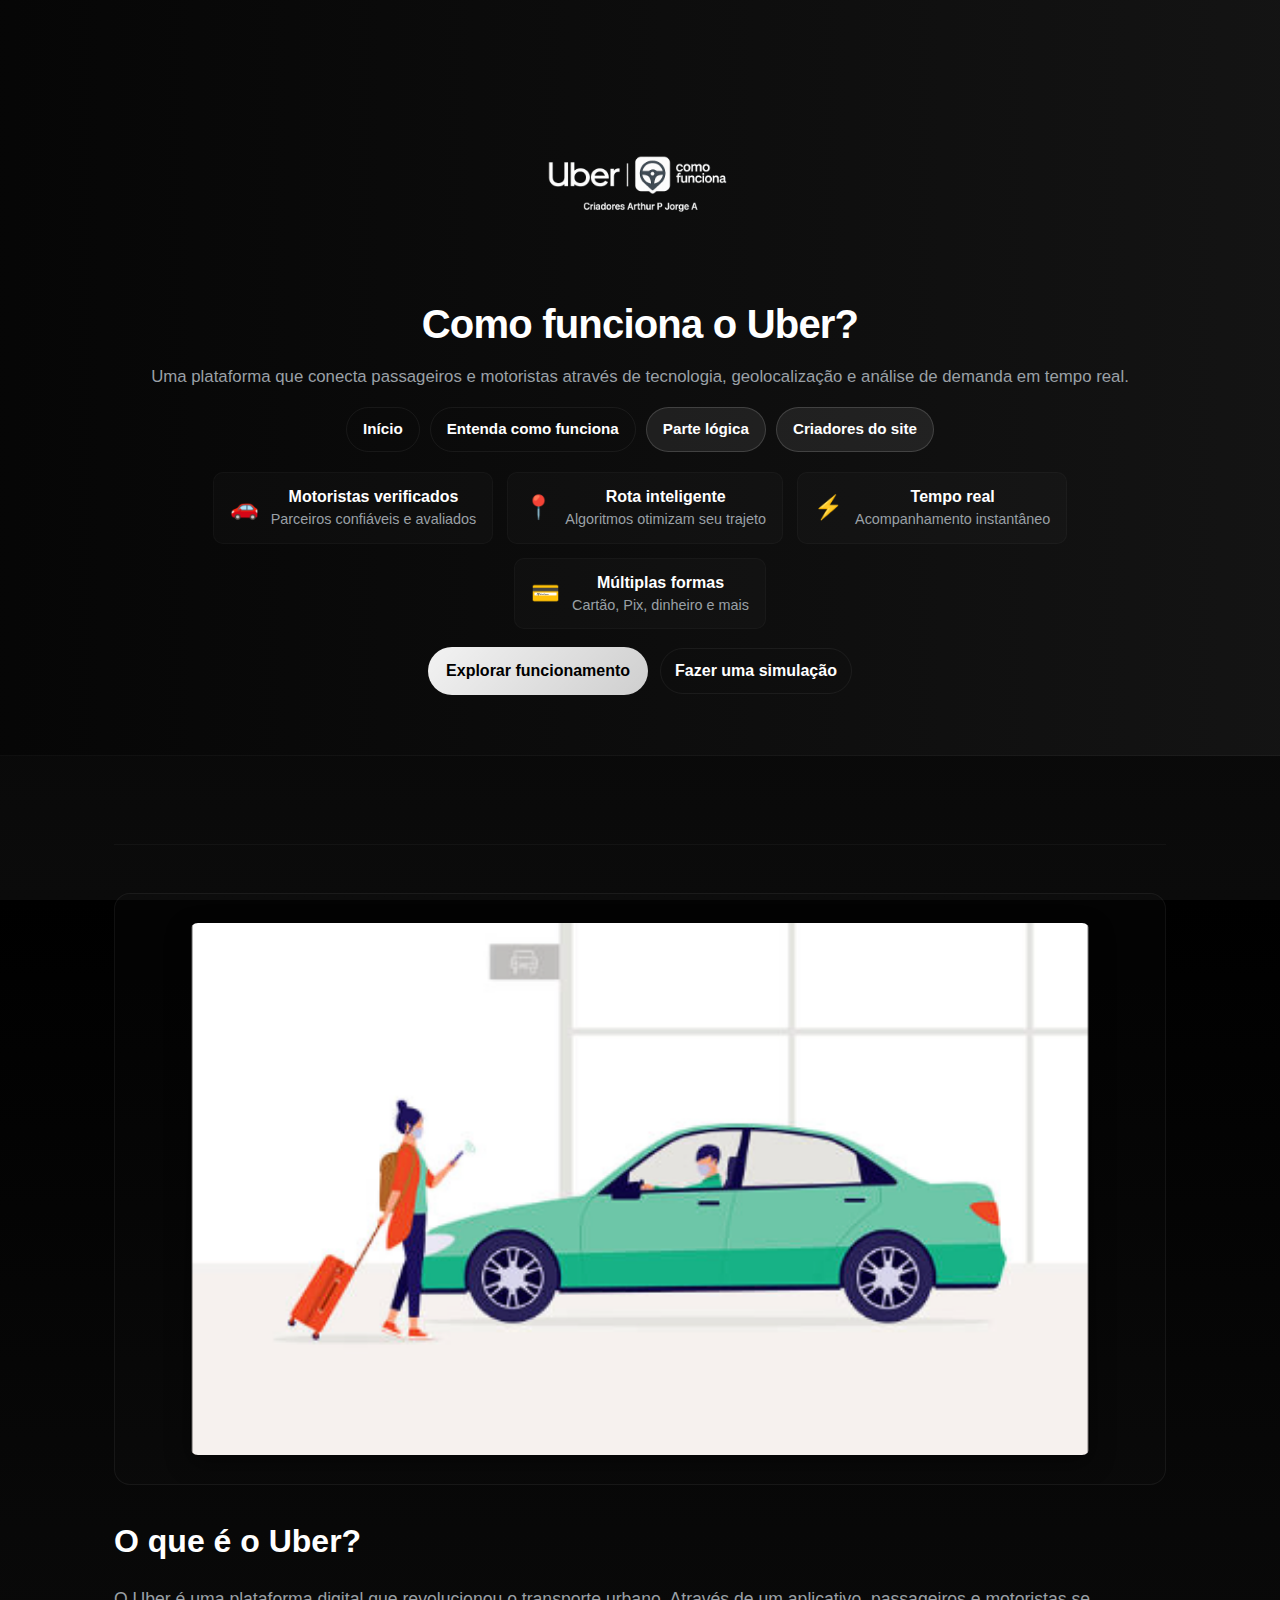
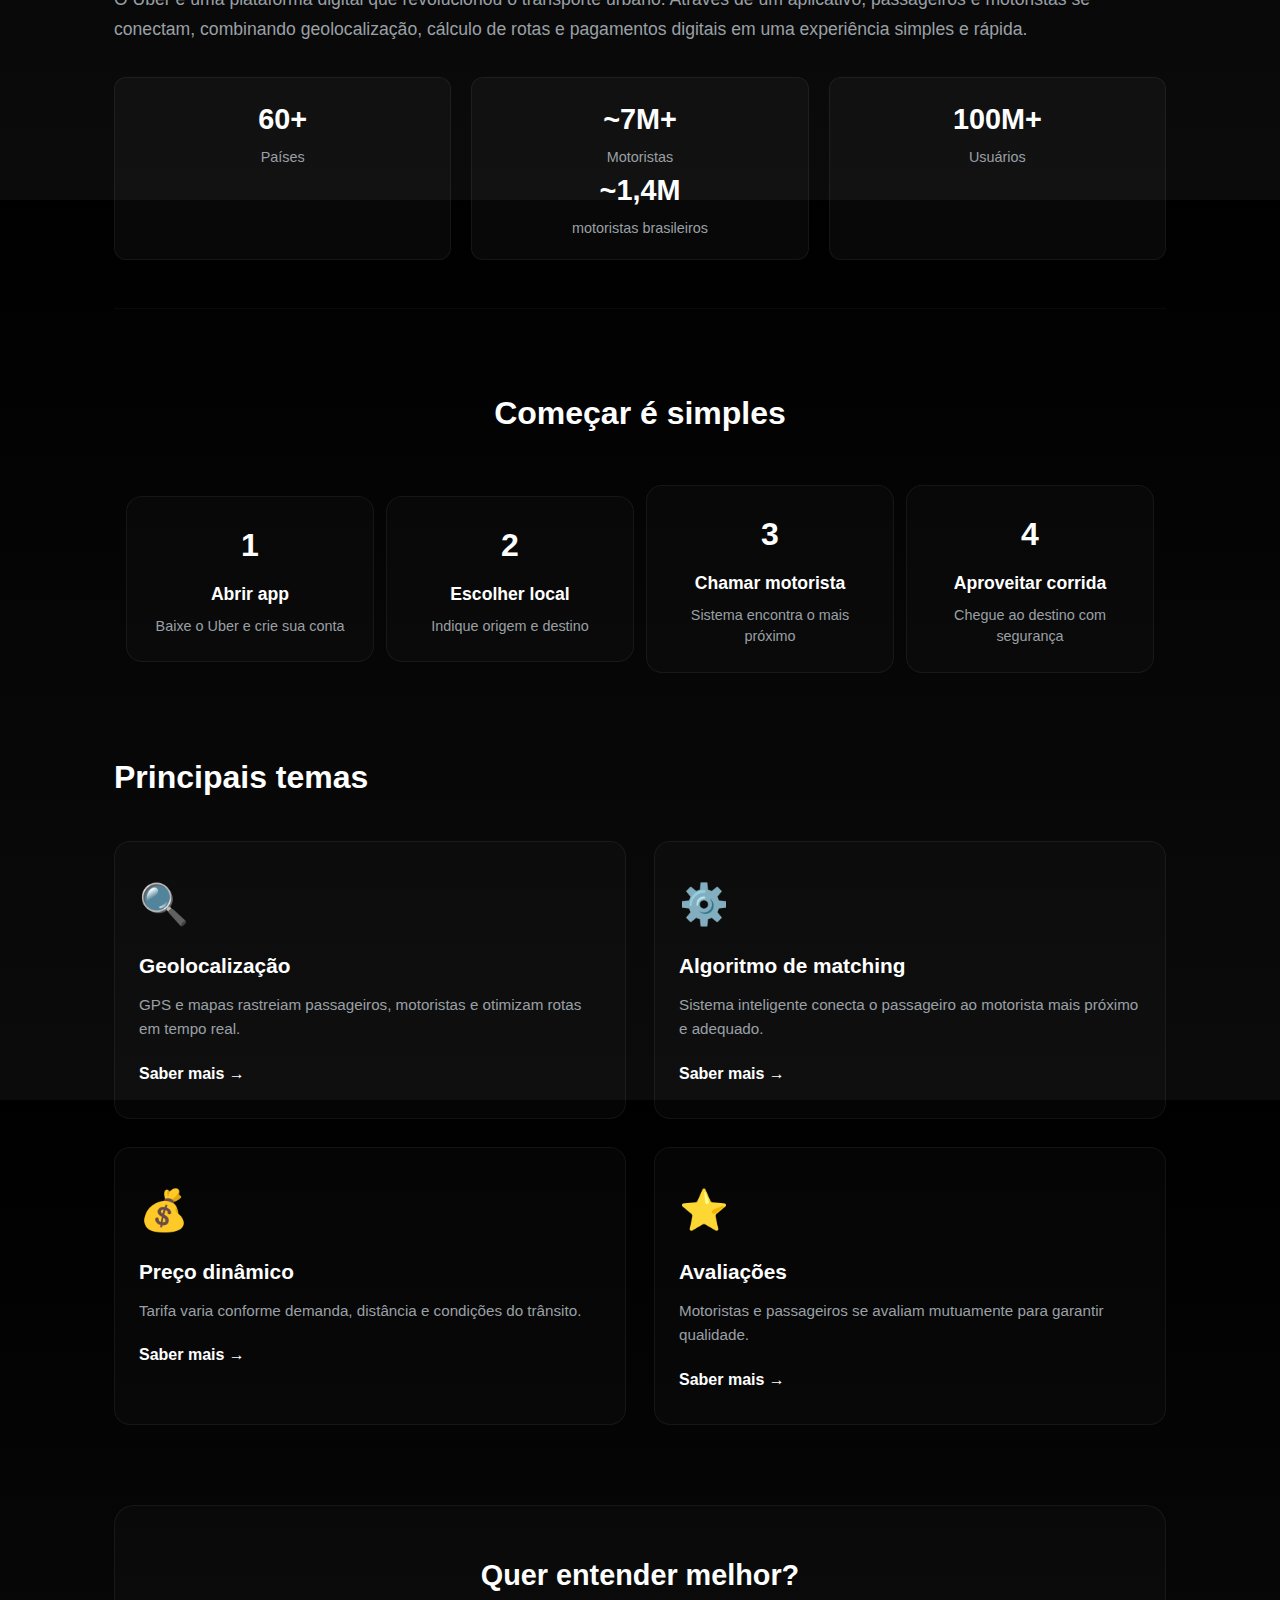
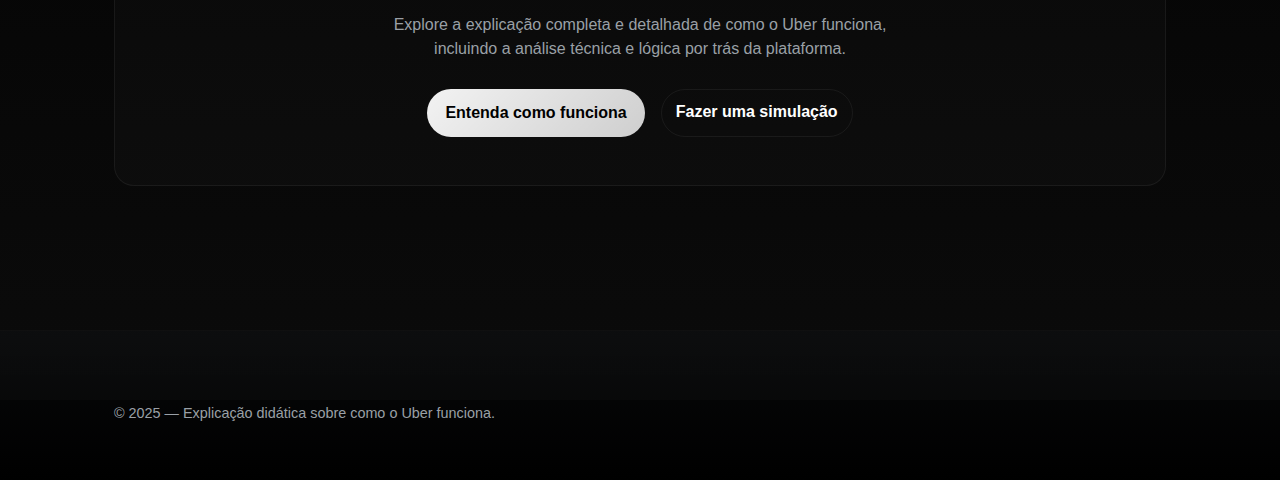
<file: index.html>
<!DOCTYPE html>
<html lang="pt-BR">

<head>
    <meta charset="UTF-8">
    <meta name="viewport" content="width=device-width, initial-scale=1.0">
    <link rel="stylesheet" href="style.css">
    <title>Como funciona o Uber?</title>
</head>

<body>
    <header class="hero">
        <div class="container">
            <div class="header-logo">
                <img src="assets/img/LOGO.png" alt="Uber Logo" class="logo-img">
            </div>
            <h1>Como funciona o Uber?</h1>
            <p class="lead">Uma plataforma que conecta passageiros e motoristas através de tecnologia, geolocalização e análise de demanda em tempo real.</p>
            
            <nav class="main-nav" aria-label="Navegação principal">
              <a href="index.html" class="nav-btn">Início</a>
                <a href="detalhes.html" class="nav-btn">Entenda como funciona</a>
                <a href="parte-logica.html" class="nav-btn active">Parte lógica</a>
                <a href="sobreNos.html" class="nav-btn active">Criadores do site</a>
            </nav>

            <div class="hero-features">
                <div class="feature feature-interactive">
                    <div class="icon">🚗</div>
                    <div>
                        <h4>Motoristas verificados</h4>
                        <p class="muted">Parceiros confiáveis e avaliados</p>
                    </div>
                </div>
                <div class="feature feature-interactive">
                    <div class="icon">📍</div>
                    <div>
                        <h4>Rota inteligente</h4>
                        <p class="muted">Algoritmos otimizam seu trajeto</p>
                    </div>
                </div>
                <div class="feature feature-interactive">
                    <div class="icon">⚡</div>
                    <div>
                        <h4>Tempo real</h4>
                        <p class="muted">Acompanhamento instantâneo</p>
                    </div>
                </div>
                <div class="feature feature-interactive">
                    <div class="icon">💳</div>
                    <div>
                        <h4>Múltiplas formas</h4>
                        <p class="muted">Cartão, Pix, dinheiro e mais</p>
                    </div>
                </div>
            </div>

            <div class="cta-row">
                <a class="btn btn-primary" href="detalhes.html">Explorar funcionamento</a>
                <a class="btn secondary" href="simulacao.html">Fazer uma simulação</a>
            </div>
        </div>
    </header>

    <main class="container">
        <!-- Seção de Introdução -->
        <section class="intro-section">
            <div class="intro-content">
                <h2>O que é o Uber?</h2>
                <p>O Uber é uma plataforma digital que revolucionou o transporte urbano. Através de um aplicativo, passageiros e motoristas se conectam, combinando geolocalização, cálculo de rotas e pagamentos digitais em uma experiência simples e rápida.</p>
                
                <div class="quick-stats">
                    <div class="stat-box">
                        <span class="stat-value">60+</span>
                        <span class="stat-name">Países</span>
                    </div>
                    <div class="stat-box">
                        <span class="stat-value">~7M+</span>
                        <span class="stat-name">Motoristas</span>
                         <span class="stat-value">~1,4M</span>
                          <span class="stat-name">motoristas brasileiros</span>
                    </div>
                    <div class="stat-box">
                        <span class="stat-value">100M+</span>
                        <span class="stat-name">Usuários</span>
                    </div>
                </div>
            </div>

            <aside class="intro-visual">
                <div class="visual-container">
                    <img src="assets/img/Captura%20de%20tela%202025-11-27%20145730.png" alt="Ilustração do Uber" class="preview-img">
                </div>
            </aside>
        </section>

        <!-- Seção de Como Começar (Fluxo) -->
        <section class="flow-section">
            <h2>Começar é simples</h2>
            <div class="flow-steps">
                <div class="flow-item">
                    <div class="flow-number">1</div>
                    <h3>Abrir app</h3>
                    <p>Baixe o Uber e crie sua conta</p>
                </div>
                <div class="flow-arrow">→</div>
                <div class="flow-item">
                    <div class="flow-number">2</div>
                    <h3>Escolher local</h3>
                    <p>Indique origem e destino</p>
                </div>
                <div class="flow-arrow">→</div>
                <div class="flow-item">
                    <div class="flow-number">3</div>
                    <h3>Chamar motorista</h3>
                    <p>Sistema encontra o mais próximo</p>
                </div>
                <div class="flow-arrow">→</div>
                <div class="flow-item">
                    <div class="flow-number">4</div>
                    <h3>Aproveitar corrida</h3>
                    <p>Chegue ao destino com segurança</p>
                </div>
            </div>
        </section>

        <!-- Seção de Temas Principais -->
        <section class="topics-section">
            <h2>Principais temas</h2>
            <div class="topics-grid">
                <div class="topic-card topic-card-interactive">
                    <div class="topic-icon">🔍</div>
                    <h3>Geolocalização</h3>
                    <p>GPS e mapas rastreiam passageiros, motoristas e otimizam rotas em tempo real.</p>
                    <a href="detalhes.html" class="topic-link">Saber mais →</a>
                </div>
                <div class="topic-card topic-card-interactive">
                    <div class="topic-icon">⚙️</div>
                    <h3>Algoritmo de matching</h3>
                    <p>Sistema inteligente conecta o passageiro ao motorista mais próximo e adequado.</p>
                    <a href="parte-logica.html" class="topic-link">Saber mais →</a>
                </div>
                <div class="topic-card topic-card-interactive">
                    <div class="topic-icon">💰</div>
                    <h3>Preço dinâmico</h3>
                    <p>Tarifa varia conforme demanda, distância e condições do trânsito.</p>
                    <a href="detalhes.html" class="topic-link">Saber mais →</a>
                </div>
                <div class="topic-card topic-card-interactive">
                    <div class="topic-icon">⭐</div>
                    <h3>Avaliações</h3>
                    <p>Motoristas e passageiros se avaliam mutuamente para garantir qualidade.</p>
                    <a href="detalhes.html" class="topic-link">Saber mais →</a>
                </div>
            </div>
        </section>

        <!-- Seção de Chamada para Ação -->
        <section class="final-cta">
            <h2>Quer entender melhor?</h2>
            <p>Explore a explicação completa e detalhada de como o Uber funciona, incluindo a análise técnica e lógica por trás da plataforma.</p>
            <div class="cta-buttons">
                <a class="btn btn-primary" href="detalhes.html">Entenda como funciona</a>
                <a class="btn secondary" href="simulacao.html">Fazer uma simulação</a>
            </div>
        </section>
    </main>

    <footer class="site-footer">
        <div class="container">&copy; 2025 — Explicação didática sobre como o Uber funciona.</div>
    </footer>

    <script>
        // Interatividade nos elementos
        document.querySelectorAll('.feature-interactive, .topic-card-interactive').forEach(element => {
            element.addEventListener('mouseenter', function() {
                this.style.transform = 'translateY(-8px) scale(1.02)';
            });
            element.addEventListener('mouseleave', function() {
                this.style.transform = 'translateY(0) scale(1)';
            });
        });

        // Destaque no nav ao clicar
        document.querySelectorAll('.nav-btn').forEach(btn => {
            btn.addEventListener('click', function() {
                document.querySelectorAll('.nav-btn').forEach(b => b.classList.remove('active'));
                this.classList.add('active');
            });
        });
    </script>

</body>

</html>
</file>
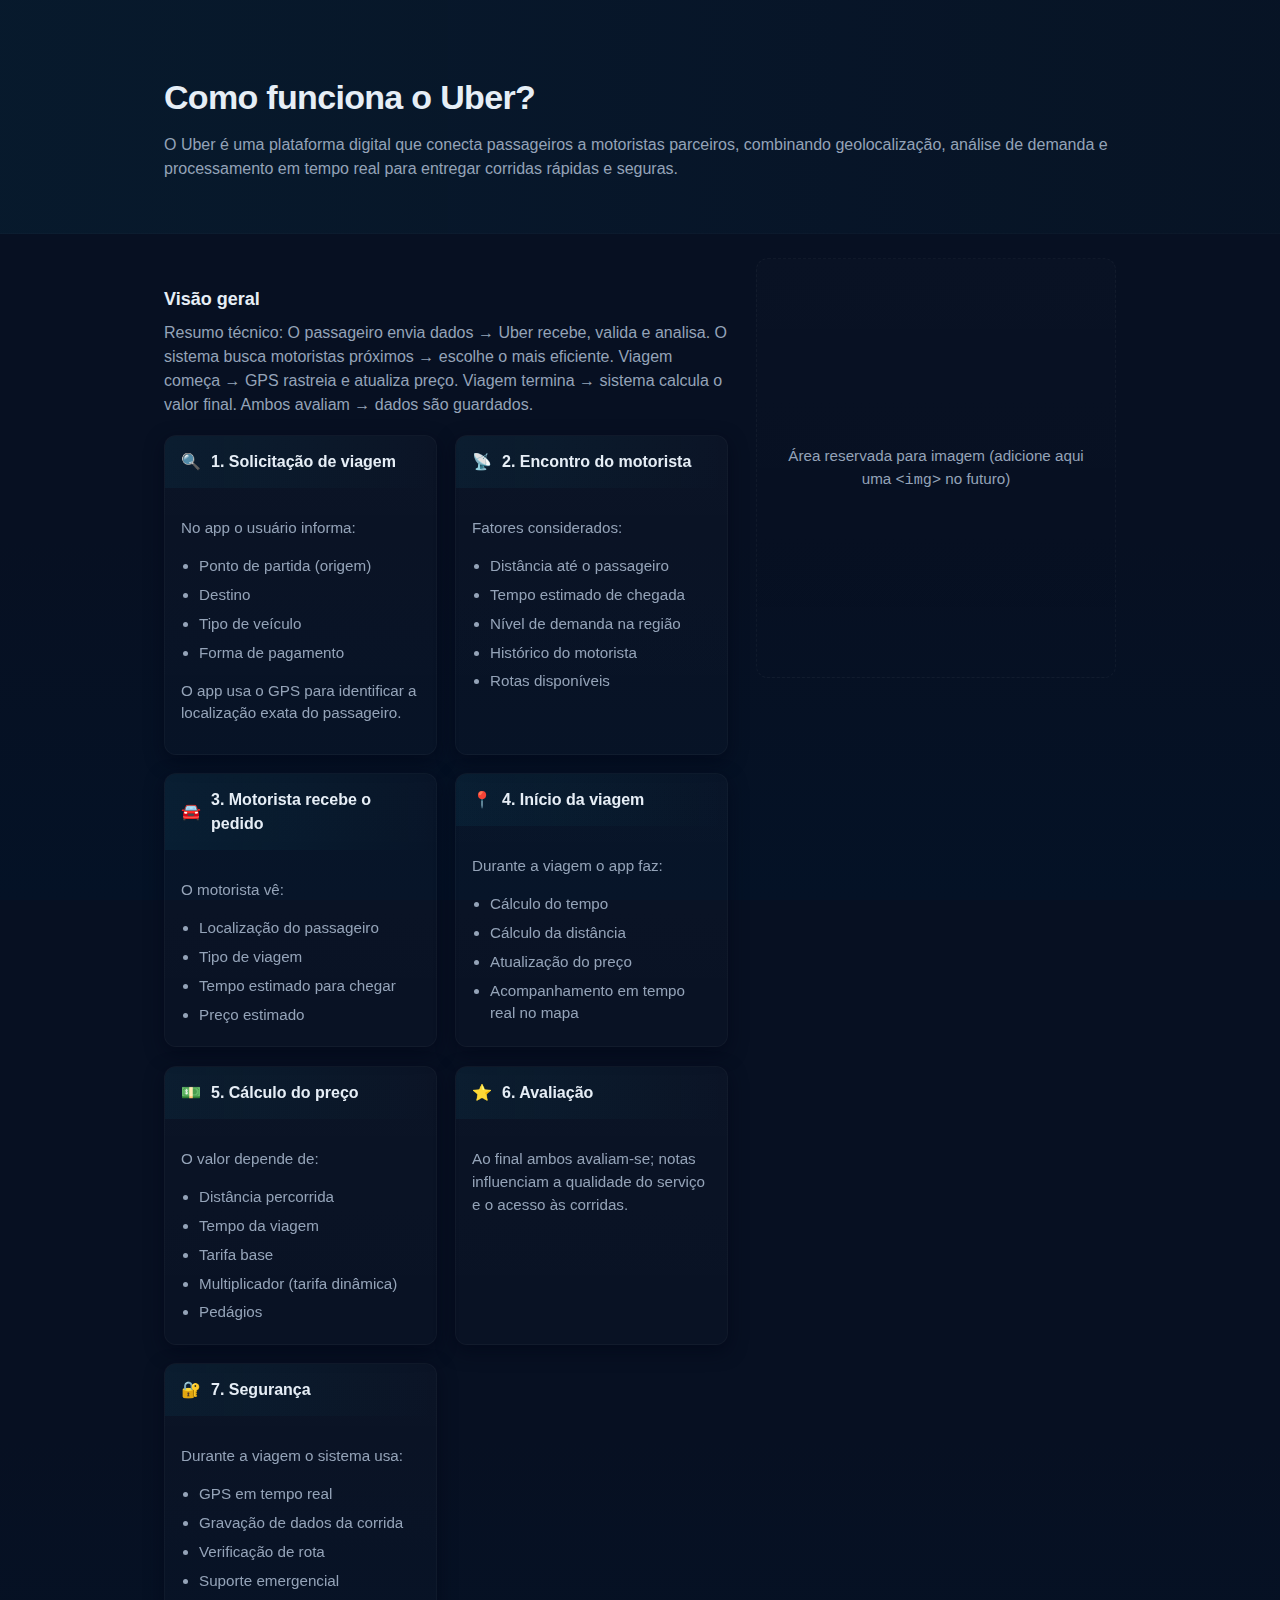
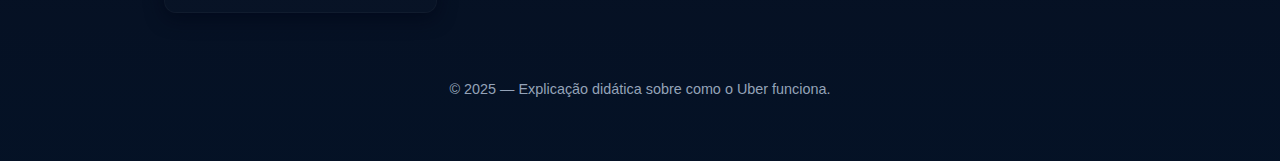
<file: PROJETOUber/index.html>
<!DOCTYPE html>
<html lang="pt-BR">
<head>
    <meta charset="UTF-8">
    <meta name="viewport" content="width=device-width, initial-scale=1.0">
    <link rel="stylesheet" href="style.css">
    <title>Como funciona o Uber?</title>
</head>
<body>
    <header class="hero">
        <div class="container">
            <h1>Como funciona o Uber?</h1>
            <p class="lead">O Uber é uma plataforma digital que conecta passageiros a motoristas parceiros, combinando geolocalização, análise de demanda e processamento em tempo real para entregar corridas rápidas e seguras.</p>
        </div>
    </header>

    <main class="container">
        <div class="layout">
            <div class="content">
                <section class="overview">
                    <h2>Visão geral</h2>
                    <p>Resumo técnico: O passageiro envia dados → Uber recebe, valida e analisa. O sistema busca motoristas próximos → escolhe o mais eficiente. Viagem começa → GPS rastreia e atualiza preço. Viagem termina → sistema calcula o valor final. Ambos avaliam → dados são guardados.</p>
                </section>

                <section class="steps">
            <article class="card">
                <div class="card-header">🔍 <span class="card-title">1. Solicitação de viagem</span></div>
                <div class="card-body">
                    <p>No app o usuário informa:</p>
                    <ul>
                        <li>Ponto de partida (origem)</li>
                        <li>Destino</li>
                        <li>Tipo de veículo</li>
                        <li>Forma de pagamento</li>
                    </ul>
                    <p>O app usa o GPS para identificar a localização exata do passageiro.</p>
                </div>
            </article>

            <article class="card">
                <div class="card-header">📡 <span class="card-title">2. Encontro do motorista</span></div>
                <div class="card-body">
                    <p>Fatores considerados:</p>
                    <ul>
                        <li>Distância até o passageiro</li>
                        <li>Tempo estimado de chegada</li>
                        <li>Nível de demanda na região</li>
                        <li>Histórico do motorista</li>
                        <li>Rotas disponíveis</li>
                    </ul>
                </div>
            </article>

            <article class="card">
                <div class="card-header">🚘 <span class="card-title">3. Motorista recebe o pedido</span></div>
                <div class="card-body">
                    <p>O motorista vê:</p>
                    <ul>
                        <li>Localização do passageiro</li>
                        <li>Tipo de viagem</li>
                        <li>Tempo estimado para chegar</li>
                        <li>Preço estimado</li>
                    </ul>
                </div>
            </article>

            <article class="card">
                <div class="card-header">📍 <span class="card-title">4. Início da viagem</span></div>
                <div class="card-body">
                    <p>Durante a viagem o app faz:</p>
                    <ul>
                        <li>Cálculo do tempo</li>
                        <li>Cálculo da distância</li>
                        <li>Atualização do preço</li>
                        <li>Acompanhamento em tempo real no mapa</li>
                    </ul>
                </div>
            </article>

            <article class="card">
                <div class="card-header">💵 <span class="card-title">5. Cálculo do preço</span></div>
                <div class="card-body">
                    <p>O valor depende de:</p>
                    <ul>
                        <li>Distância percorrida</li>
                        <li>Tempo da viagem</li>
                        <li>Tarifa base</li>
                        <li>Multiplicador (tarifa dinâmica)</li>
                        <li>Pedágios</li>
                    </ul>
                </div>
            </article>

            <article class="card">
                <div class="card-header">⭐ <span class="card-title">6. Avaliação</span></div>
                <div class="card-body">
                    <p>Ao final ambos avaliam-se; notas influenciam a qualidade do serviço e o acesso às corridas.</p>
                </div>
            </article>

            <article class="card">
                <div class="card-header">🔐 <span class="card-title">7. Segurança</span></div>
                <div class="card-body">
                    <p>Durante a viagem o sistema usa:</p>
                    <ul>
                        <li>GPS em tempo real</li>
                        <li>Gravação de dados da corrida</li>
                        <li>Verificação de rota</li>
                        <li>Suporte emergencial</li>
                    </ul>
                </div>
            </article>
</section>
            </div>

            <aside class="preview">
                <div class="preview-inner">
                    <!-- Espaço reservado para imagem/foto/ilustração futura -->
                    <p class="preview-note">Área reservada para imagem (adicione aqui uma <code>&lt;img&gt;</code> no futuro)</p>
                </div>
            </aside>
        </div>
    </main>

    <footer class="site-footer">
        <div class="container">&copy; 2025 — Explicação didática sobre como o Uber funciona.</div>
    </footer>

</body>
</html>
</file>
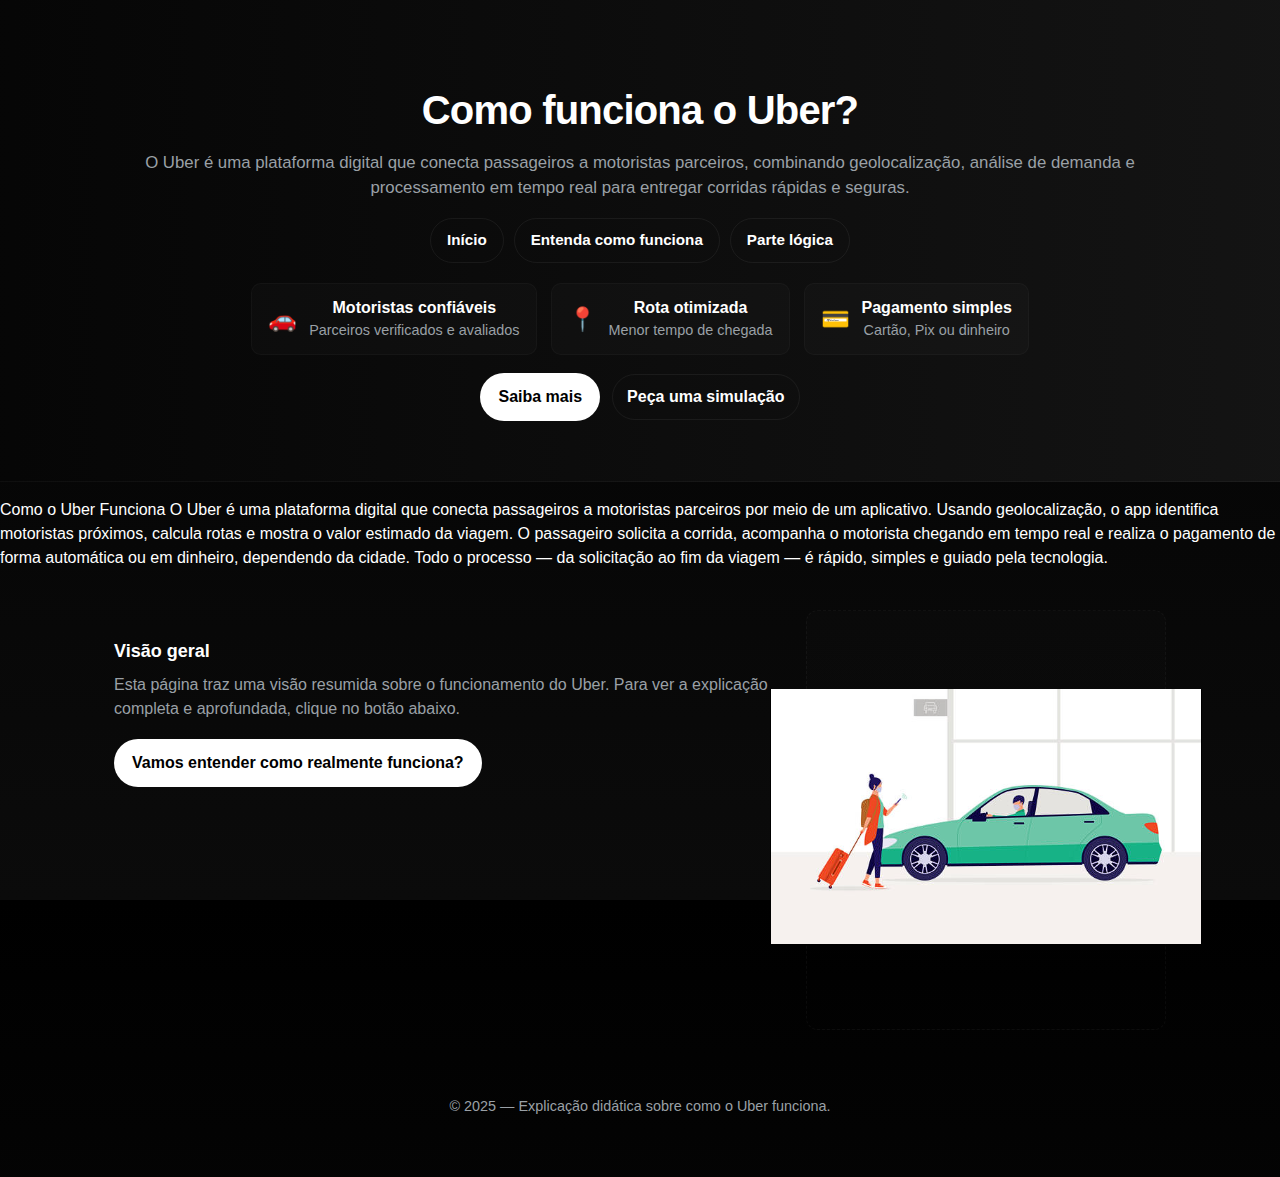
<file: PROJETOUber-main/PROJETOUber/index.html>
<!DOCTYPE html>
<html lang="pt-BR">

<head>
    <meta charset="UTF-8">
    <meta name="viewport" content="width=device-width, initial-scale=1.0">
    <link rel="stylesheet" href="style.css">
    <title>Como funciona o Uber?</title>
</head>

<body>
    <header class="hero">
        <div class="container">
            <h1>Como funciona o Uber?</h1>
            <p class="lead">O Uber é uma plataforma digital que conecta passageiros a motoristas parceiros, combinando
                geolocalização, análise de demanda e processamento em tempo real para entregar corridas rápidas e
                seguras.</p>
            <nav class="main-nav" aria-label="Navegação principal">
                <a href="index.html" class="nav-btn">Início</a>
                <a href="detalhes.html" class="nav-btn">Entenda como funciona</a>
                <a href="parte-logica.html" class="nav-btn">Parte lógica</a>
            </nav>

            <div class="hero-features">
                <div class="feature">
                    <div class="icon">🚗</div>
                    <div>
                        <h4>Motoristas confiáveis</h4>
                        <p class="muted">Parceiros verificados e avaliados</p>
                    </div>
                </div>
                <div class="feature">
                    <div class="icon">📍</div>
                    <div>
                        <h4>Rota otimizada</h4>
                        <p class="muted">Menor tempo de chegada</p>
                    </div>
                </div>
                <div class="feature">
                    <div class="icon">💳</div>
                    <div>
                        <h4>Pagamento simples</h4>
                        <p class="muted">Cartão, Pix ou dinheiro</p>
                    </div>
                </div>
            </div>

            <div class="cta-row">
                <a class="btn" href="detalhes.html">Saiba mais</a>
                <a class="btn secondary" href="#">Peça uma simulação</a>
            </div>

        </div>
    </header>
    <p>Como o Uber Funciona
        O Uber é uma plataforma digital que conecta passageiros a motoristas parceiros por meio de um aplicativo. Usando
        geolocalização, o app identifica motoristas próximos, calcula rotas e mostra o valor estimado da viagem. O
        passageiro solicita a corrida, acompanha o motorista chegando em tempo real e realiza o pagamento de forma
        automática ou em dinheiro, dependendo da cidade. Todo o processo — da solicitação ao fim da viagem — é rápido,
        simples e guiado pela tecnologia.</p>
    <main class="container">
        <div class="layout">
            <div class="content">
                <section class="overview">
                    <h2>Visão geral</h2>
                    <p>Esta página traz uma visão resumida sobre o funcionamento do Uber. Para ver a explicação completa
                        e aprofundada, clique no botão abaixo.</p>
                    <p style="margin-top:18px"><a class="btn" href="detalhes.html">Vamos entender como realmente
                            funciona?</a></p>
                </section>
            </div>

            <aside class="preview">
                <div class="preview-inner">
                    <img src="assets/img/Captura%20de%20tela%202025-11-27%20145730.png" alt="Ilustração do Uber"
                        class="preview-img">

                </div>
            </aside>
        </div>
    </main>

    <footer class="site-footer">
        <div class="container">&copy; 2025 — Explicação didática sobre como o Uber funciona.</div>
    </footer>

</body>

</html>
</file>
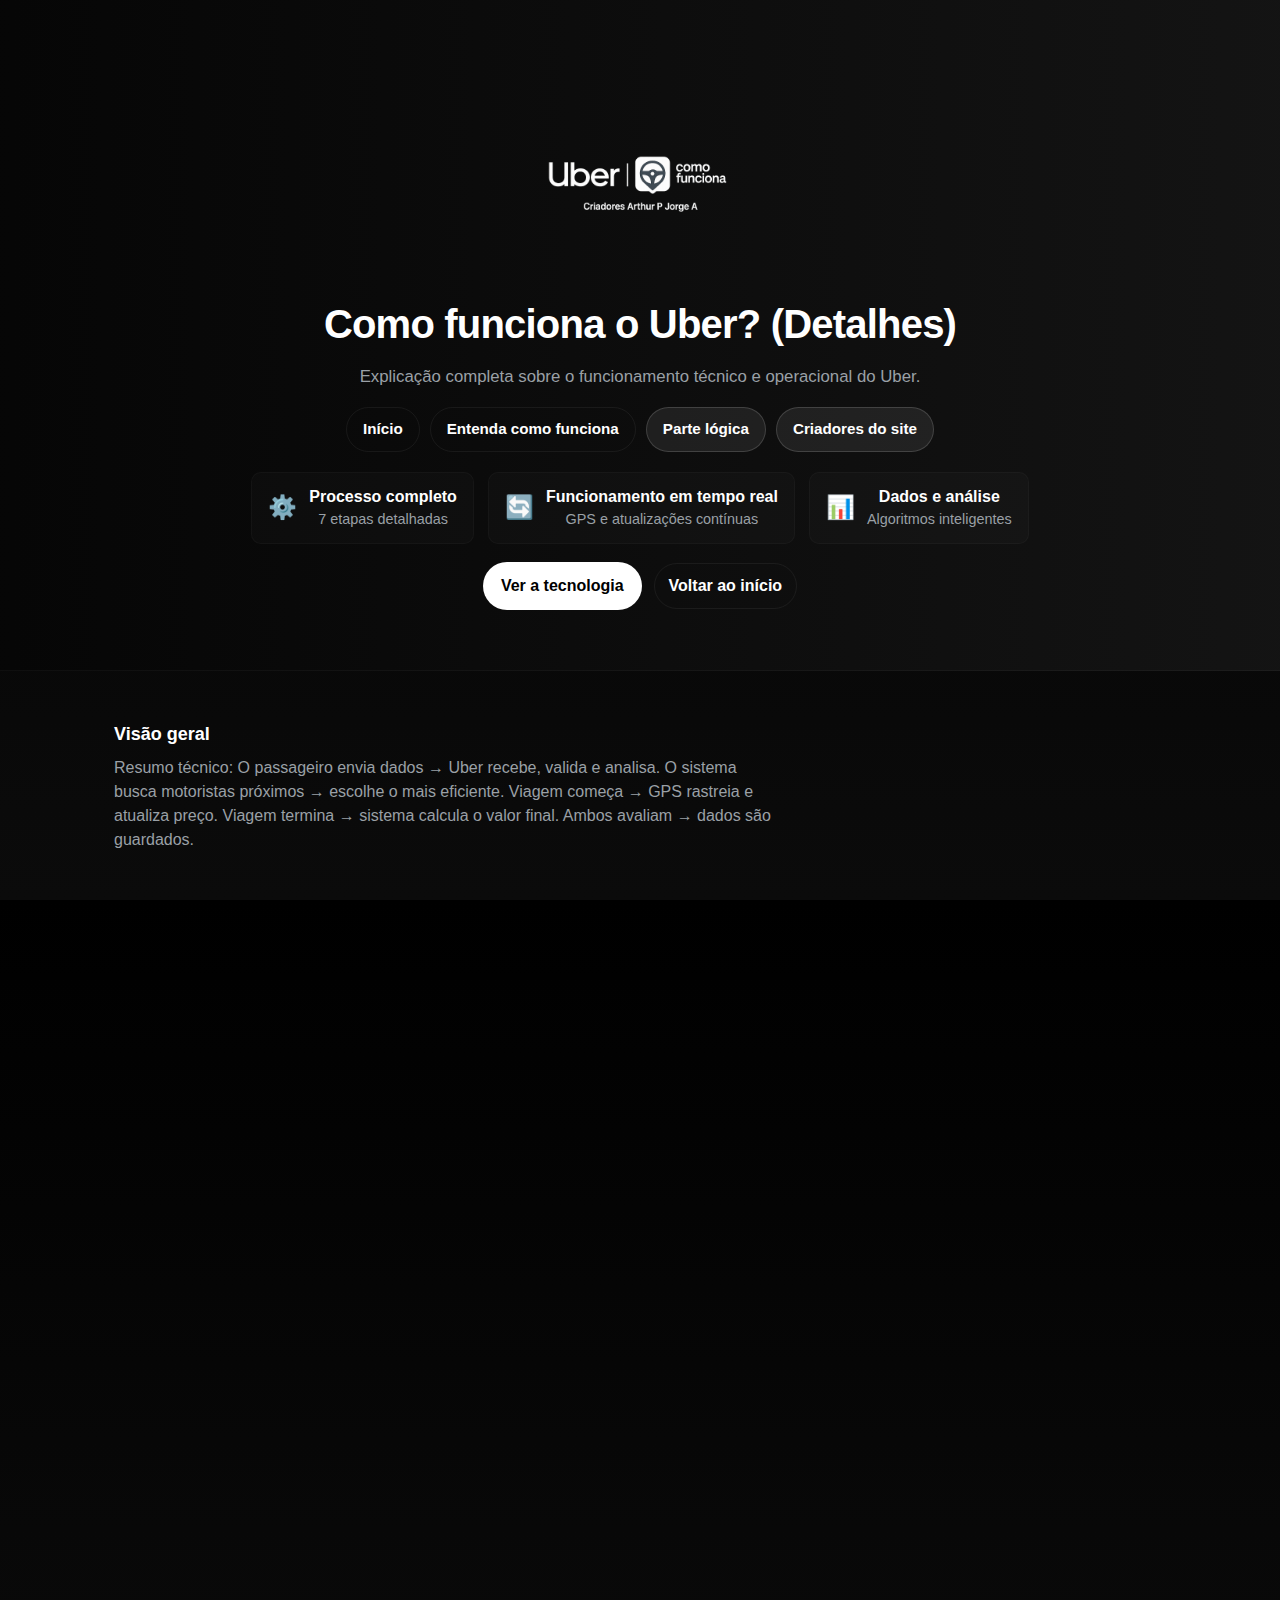
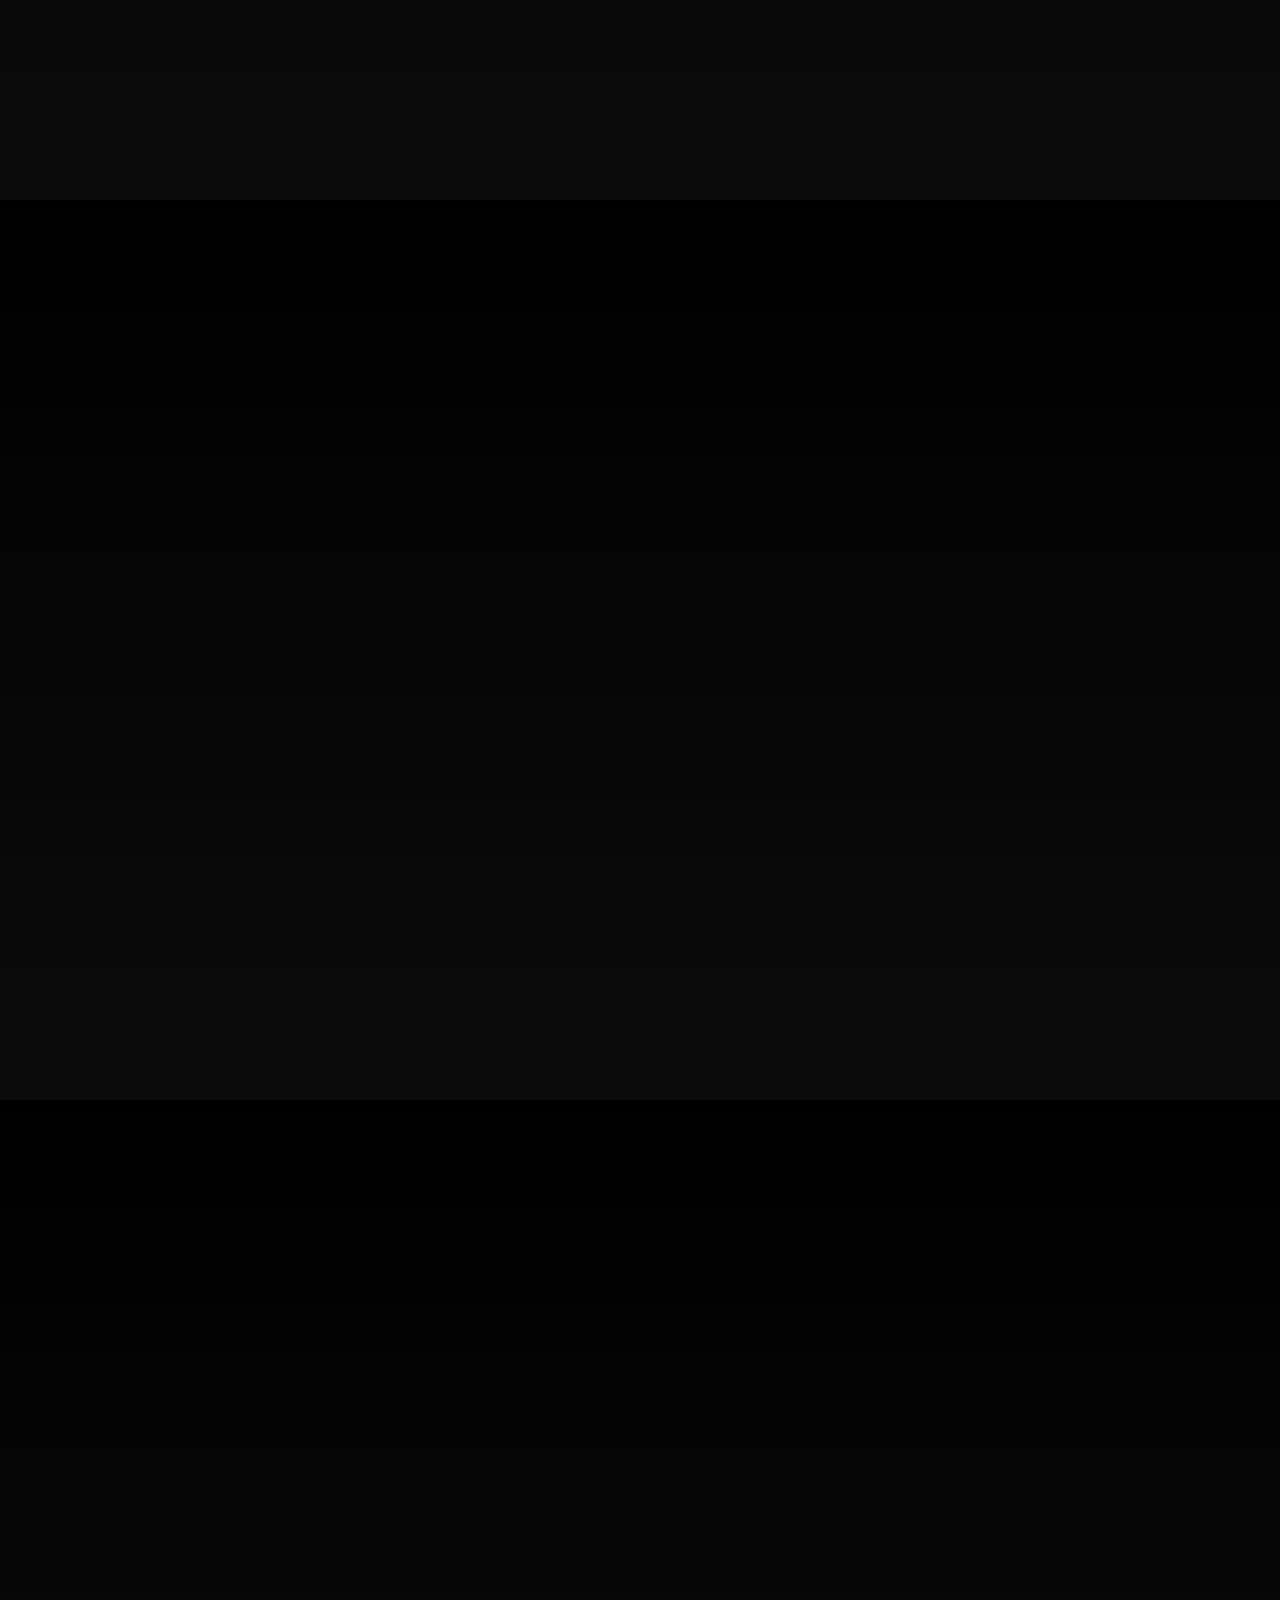
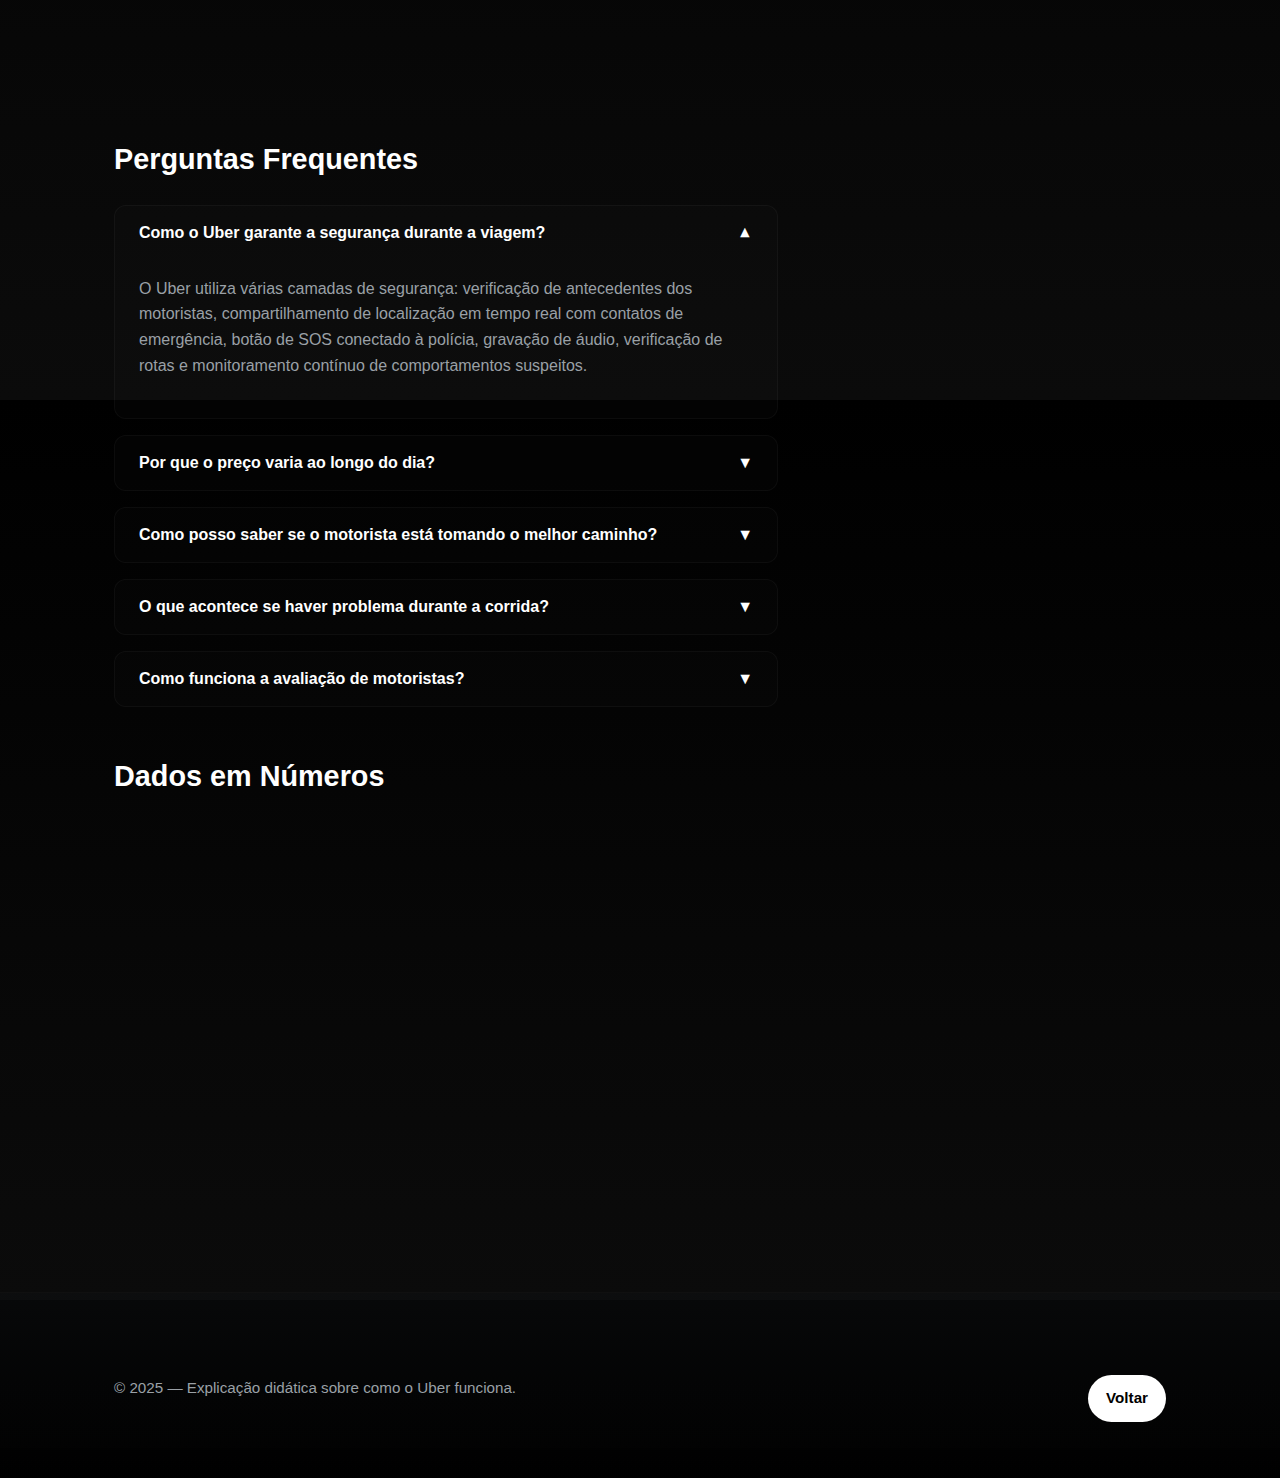
<file: detalhes.html>
<!DOCTYPE html>
<html lang="pt-BR">
<head>
    <meta charset="UTF-8">
    <meta name="viewport" content="width=device-width, initial-scale=1.0">
    <link rel="stylesheet" href="style.css">
    <title>Como funciona o Uber - Detalhes Completos</title>
</head>
<body>
    <header class="hero">
        <div class="container">
            <div class="header-logo">
                <img src="assets/img/LOGO.png" alt="cuBer Logo" class="logo-img">
            </div>
            <h1>Como funciona o Uber? (Detalhes)</h1>
            <p class="lead">Explicação completa sobre o funcionamento técnico e operacional do Uber.</p>
            <nav class="main-nav" aria-label="Navegação principal">
               <a href="index.html" class="nav-btn">Início</a>
                <a href="detalhes.html" class="nav-btn">Entenda como funciona</a>
                <a href="parte-logica.html" class="nav-btn active">Parte lógica</a>
                <a href="sobreNos.html" class="nav-btn active">Criadores do site</a>
            </nav>

            <div class="hero-features">
                <div class="feature">
                    <div class="icon">⚙️</div>
                    <div>
                        <h4>Processo completo</h4>
                        <p class="muted">7 etapas detalhadas</p>
                    </div>
                </div>
                <div class="feature">
                    <div class="icon">🔄</div>
                    <div>
                        <h4>Funcionamento em tempo real</h4>
                        <p class="muted">GPS e atualizações contínuas</p>
                    </div>
                </div>
                <div class="feature">
                    <div class="icon">📊</div>
                    <div>
                        <h4>Dados e análise</h4>
                        <p class="muted">Algoritmos inteligentes</p>
                    </div>
                </div>
            </div>

            <div class="cta-row">
                <a class="btn" href="parte-logica.html">Ver a tecnologia</a>
                <a class="btn secondary" href="index.html">Voltar ao início</a>
            </div>

        </div>
    </header>
<p></p>
    <main class="container">
        <div class="layout">
            <div class="content">
                <section class="overview">
                    <h2>Visão geral</h2>
                    <p>Resumo técnico: O passageiro envia dados → Uber recebe, valida e analisa. O sistema busca motoristas próximos → escolhe o mais eficiente. Viagem começa → GPS rastreia e atualiza preço. Viagem termina → sistema calcula o valor final. Ambos avaliam → dados são guardados.</p>
                </section>

                <section class="steps timeline">
                    <!-- Etapa 1: Solicitação -->
                    <div class="timeline-item">
                        <div class="timeline-dot">01</div>
                        <div class="timeline-content">
                            <div class="timeline-card">
                                <div class="card-icon">🔍</div>
                                <h3>Solicitação de viagem</h3>
                                <p class="subtitle">O passageiro inicia tudo</p>
                                <div class="card-details">
                                    <p>O passageiro abre o app do Uber e informa seus dados: localização via GPS, destino, tipo de veículo e forma de pagamento. O sistema valida todas as informações em tempo real.</p>
                                    <ul>
                                        <li>Identificação via GPS</li>
                                        <li>Seleção de destino</li>
                                        <li>Escolha do tipo de serviço</li>
                                        <li>Método de pagamento</li>
                                    </ul>
                                </div>
                            </div>
                        </div>
                    </div>

                    <!-- Etapa 2: Busca de motorista -->
                    <div class="timeline-item">
                        <div class="timeline-dot">02</div>
                        <div class="timeline-content">
                            <div class="timeline-card">
                                <div class="card-icon">📡</div>
                                <h3>Busca e seleção do motorista</h3>
                                <p class="subtitle">O algoritmo age</p>
                                <div class="card-details">
                                    <p>O sistema utiliza machine learning para analisar diversos fatores e encontrar o motorista ideal em questão de segundos.</p>
                                    <ul>
                                        <li>Proximidade do motorista</li>
                                        <li>Tempo estimado de chegada (ETA)</li>
                                        <li>Disponibilidade em tempo real</li>
                                        <li>Histórico e avaliação</li>
                                        <li>Otimização de rotas</li>
                                    </ul>
                                </div>
                            </div>
                        </div>
                    </div>

                    <!-- Etapa 3: Oferta ao motorista -->
                    <div class="timeline-item">
                        <div class="timeline-dot">03</div>
                        <div class="timeline-content">
                            <div class="timeline-card">
                                <div class="card-icon">🚘</div>
                                <h3>Motorista recebe a oferta</h3>
                                <p class="subtitle">Notificação em tempo real</p>
                                <div class="card-details">
                                    <p>Uma notificação é enviada ao motorista selecionado com todos os detalhes da corrida solicitada.</p>
                                    <ul>
                                        <li>Localização do passageiro no mapa</li>
                                        <li>Destino e distância estimada</li>
                                        <li>Preço estimado a ganhar</li>
                                        <li>Rating do passageiro</li>
                                        <li>Tempo para aceitar: 10-15 segundos</li>
                                    </ul>
                                </div>
                            </div>
                        </div>
                    </div>

                    <!-- Etapa 4: Motorista a caminho -->
                    <div class="timeline-item">
                        <div class="timeline-dot">04</div>
                        <div class="timeline-content">
                            <div class="timeline-card">
                                <div class="card-icon">🗺️</div>
                                <h3>Motorista a caminho</h3>
                                <p class="subtitle">Rastreamento em tempo real</p>
                                <div class="card-details">
                                    <p>Assim que o motorista aceita, ambos recebem atualizações contínuas da localização em tempo real.</p>
                                    <ul>
                                        <li>Mapa em tempo real do motorista</li>
                                        <li>Tempo de chegada atualizado</li>
                                        <li>Informações do carro e placa</li>
                                        <li>Contato direto (chamada/mensagem)</li>
                                        <li>Compartilhamento de segurança</li>
                                    </ul>
                                </div>
                            </div>
                        </div>
                    </div>

                    <!-- Etapa 5: Início da corrida -->
                    <div class="timeline-item">
                        <div class="timeline-dot">05</div>
                        <div class="timeline-content">
                            <div class="timeline-card">
                                <div class="card-icon">▶️</div>
                                <h3>Início e execução da corrida</h3>
                                <p class="subtitle">Jornada em movimento</p>
                                <div class="card-details">
                                    <p>A corrida inicia quando o passageiro entra no veículo e todos os sistemas começam a rastrear a jornada em tempo real.</p>
                                    <ul>
                                        <li>GPS ativo e contínuo</li>
                                        <li>Cálculo dinâmico do preço</li>
                                        <li>Rota otimizada</li>
                                        <li>Consideração de tráfego</li>
                                        <li>Documentação completa</li>
                                    </ul>
                                </div>
                            </div>
                        </div>
                    </div>

                    <!-- Etapa 6: Cálculo de preço -->
                    <div class="timeline-item">
                        <div class="timeline-dot">06</div>
                        <div class="timeline-content">
                            <div class="timeline-card pricing-card">
                                <div class="card-icon">💵</div>
                                <h3>Cálculo dinâmico do preço</h3>
                                <p class="subtitle">Fórmula em tempo real</p>
                                <div class="card-details">
                                    <p>O preço é calculado através de uma fórmula matemática que considera vários fatores:</p>
                                    <div class="formula-box">
                                        <code>Preço = (Tarifa Base) + (Distância × Valor/km) + (Tempo × Valor/min) + (Multiplicador Dinâmico)</code>
                                    </div>
                                    <ul style="margin-top:16px;">
                                        <li><strong>Tarifa base:</strong> Valor inicial</li>
                                        <li><strong>Distância:</strong> Por quilômetro</li>
                                        <li><strong>Tempo:</strong> Por minuto</li>
                                        <li><strong>Demanda:</strong> Multiplicador dinâmico</li>
                                        <li><strong>Pedágios:</strong> Adicionados se houver</li>
                                    </ul>
                                </div>
                            </div>
                        </div>
                    </div>

                    <!-- Etapa 7: Fim e pagamento -->
                    <div class="timeline-item">
                        <div class="timeline-dot">07</div>
                        <div class="timeline-content">
                            <div class="timeline-card">
                                <div class="card-icon">✅</div>
                                <h3>Fim da corrida e pagamento</h3>
                                <p class="subtitle">Encerramento e confirmação</p>
                                <div class="card-details">
                                    <p>Quando o destino é atingido, o sistema finaliza a corrida e processa o pagamento automaticamente.</p>
                                    <ul>
                                        <li>Corrida finalizada automaticamente</li>
                                        <li>Valor total calculado com precisão</li>
                                        <li>Processamento de pagamento</li>
                                        <li>Geração de recibo detalhado</li>
                                        <li>Interface de avaliação</li>
                                    </ul>
                                </div>
                            </div>
                        </div>
                    </div>

                    <!-- Etapa 8: Segurança e análise -->
                    <div class="timeline-item">
                        <div class="timeline-dot">08</div>
                        <div class="timeline-content">
                            <div class="timeline-card">
                                <div class="card-icon">🔐</div>
                                <h3>Segurança e análise</h3>
                                <p class="subtitle">Proteção e aprendizado</p>
                                <div class="card-details">
                                    <p>Após a corrida, vários processos de segurança e machine learning são executados para melhorar o serviço.</p>
                                    <ul>
                                        <li>Verificação de rota</li>
                                        <li>Detecção de anomalias com IA</li>
                                        <li>Análise de feedback</li>
                                        <li>Atualização de rating</li>
                                        <li>Machine learning contínuo</li>
                                    </ul>
                                </div>
                            </div>
                        </div>
                    </div>
                </section>

                <!-- Seção de FAQ Interativa -->
                <section class="faq-section" style="margin-top:48px">
                    <h2>Perguntas Frequentes</h2>
                    <div class="faq-container">
                        <div class="faq-item">
                            <button class="faq-question">
                                <span>Como o Uber garante a segurança durante a viagem?</span>
                                <span class="faq-icon">▼</span>
                            </button>
                            <div class="faq-answer">
                                <p>O Uber utiliza várias camadas de segurança: verificação de antecedentes dos motoristas, compartilhamento de localização em tempo real com contatos de emergência, botão de SOS conectado à polícia, gravação de áudio, verificação de rotas e monitoramento contínuo de comportamentos suspeitos.</p>
                            </div>
                        </div>

                        <div class="faq-item">
                            <button class="faq-question">
                                <span>Por que o preço varia ao longo do dia?</span>
                                <span class="faq-icon">▼</span>
                            </button>
                            <div class="faq-answer">
                                <p>O Uber usa "preço dinâmico" que leva em conta a demanda em relação à oferta de motoristas. Em horários de pico (rush hour) ou eventos especiais, quando há mais pedidos que motoristas disponíveis, o preço sobe. Isso incentiva mais motoristas a ficarem online.</p>
                            </div>
                        </div>

                        <div class="faq-item">
                            <button class="faq-question">
                                <span>Como posso saber se o motorista está tomando o melhor caminho?</span>
                                <span class="faq-icon">▼</span>
                            </button>
                            <div class="faq-answer">
                                <p>O app mostra o mapa em tempo real com a rota sendo percorrida. Você pode ver a posição atual, o destino marcado e a rota sugerida. Se desconfiar que o motorista está fazendo desvios, pode questionar ou usar o botão de emergência.</p>
                            </div>
                        </div>

                        <div class="faq-item">
                            <button class="faq-question">
                                <span>O que acontece se haver problema durante a corrida?</span>
                                <span class="faq-icon">▼</span>
                            </button>
                            <div class="faq-answer">
                                <p>Você pode relatar problemas diretamente no app, contactar o suporte via chat, ou usar o botão de emergência para contactar as autoridades. Todas as corridas são registradas e o Uber tem um processo de resolução de disputas muito rigoroso.</p>
                            </div>
                        </div>

                        <div class="faq-item">
                            <button class="faq-question">
                                <span>Como funciona a avaliação de motoristas?</span>
                                <span class="faq-icon">▼</span>
                            </button>
                            <div class="faq-answer">
                                <p>Após cada corrida, passageiro e motorista se avaliam mutuamente em escala de 1 a 5 estrelas. Motoristas com rating abaixo de certo limite (geralmente 4.6) podem ser suspensos ou removidos da plataforma. O feedback é essencial para manter a qualidade.</p>
                            </div>
                        </div>
                    </div>
                </section>

                <!-- Seção de Estatísticas -->
                <section class="stats-section" style="margin-top:48px">
                    <h2>Dados em Números</h2>
                    <div class="stats-grid">
                        <div class="stat-card">
                            <div class="stat-number">100+</div>
                            <div class="stat-label">Países com Uber</div>
                            <div class="stat-desc">Presença global com padrões locais</div>
                        </div>
                        <div class="stat-card">
                            <div class="stat-number">~5M</div>
                            <div class="stat-label">Motoristas Ativos</div>
                            <div class="stat-desc">Conectados diariamente na plataforma</div>
                        </div>
                        <div class="stat-card">
                            <div class="stat-number">~120M</div>
                            <div class="stat-label">Usuários Mensais</div>
                            <div class="stat-desc">Utilizando o serviço globalmente</div>
                        </div>
                        <div class="stat-card">
                            <div class="stat-number">&lt;30s</div>
                            <div class="stat-label">Tempo de Matching</div>
                            <div class="stat-desc">Para encontrar um motorista</div>
                        </div>
                    </div>
                </section>
            </div>
    </main>

   

    <footer class="site-footer">
        <div class="container">
            <p style="margin:0 0 10px">&copy; 2025 — Explicação didática sobre como o Uber funciona.</p>
            <p style="margin:10px 0 0"><a class="btn" href="index.html">Voltar</a></p>
        </div>
    </footer>

    <script src="script.js"></script>
</body>
</html>
</file>
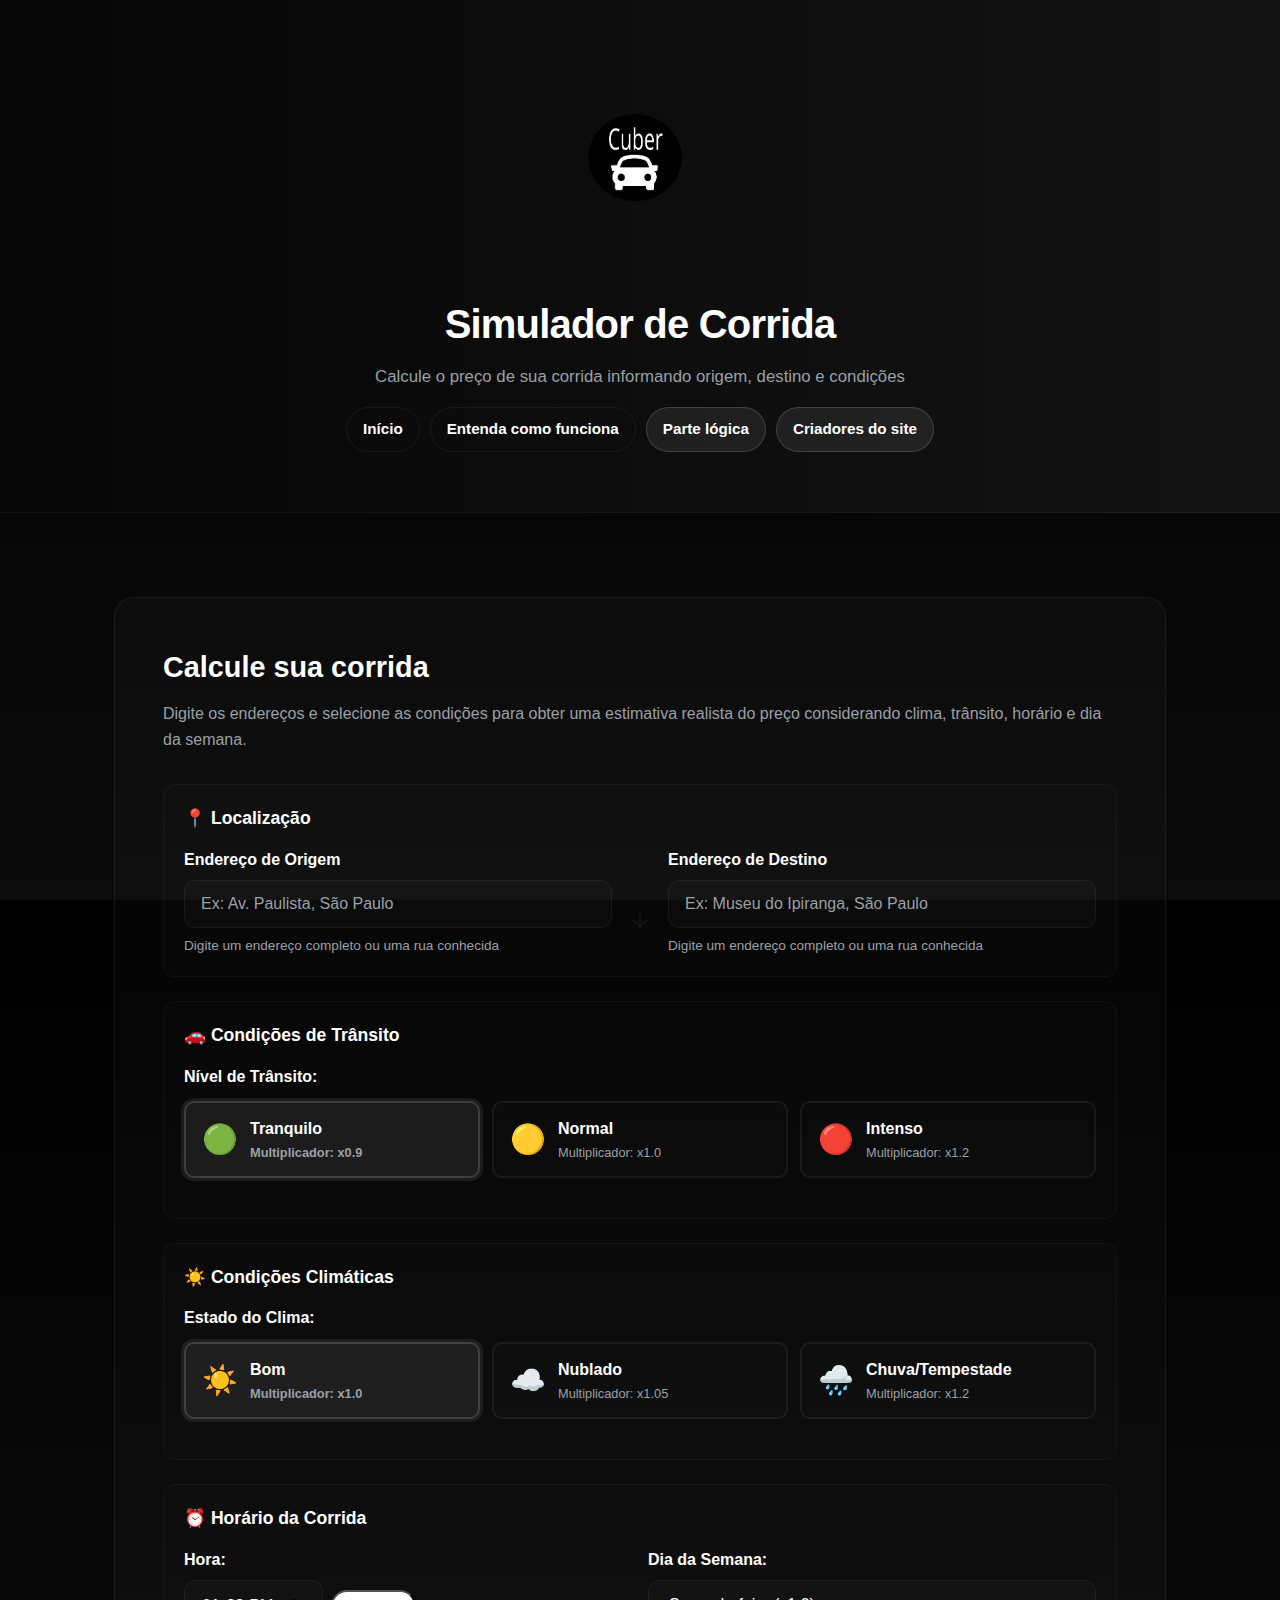
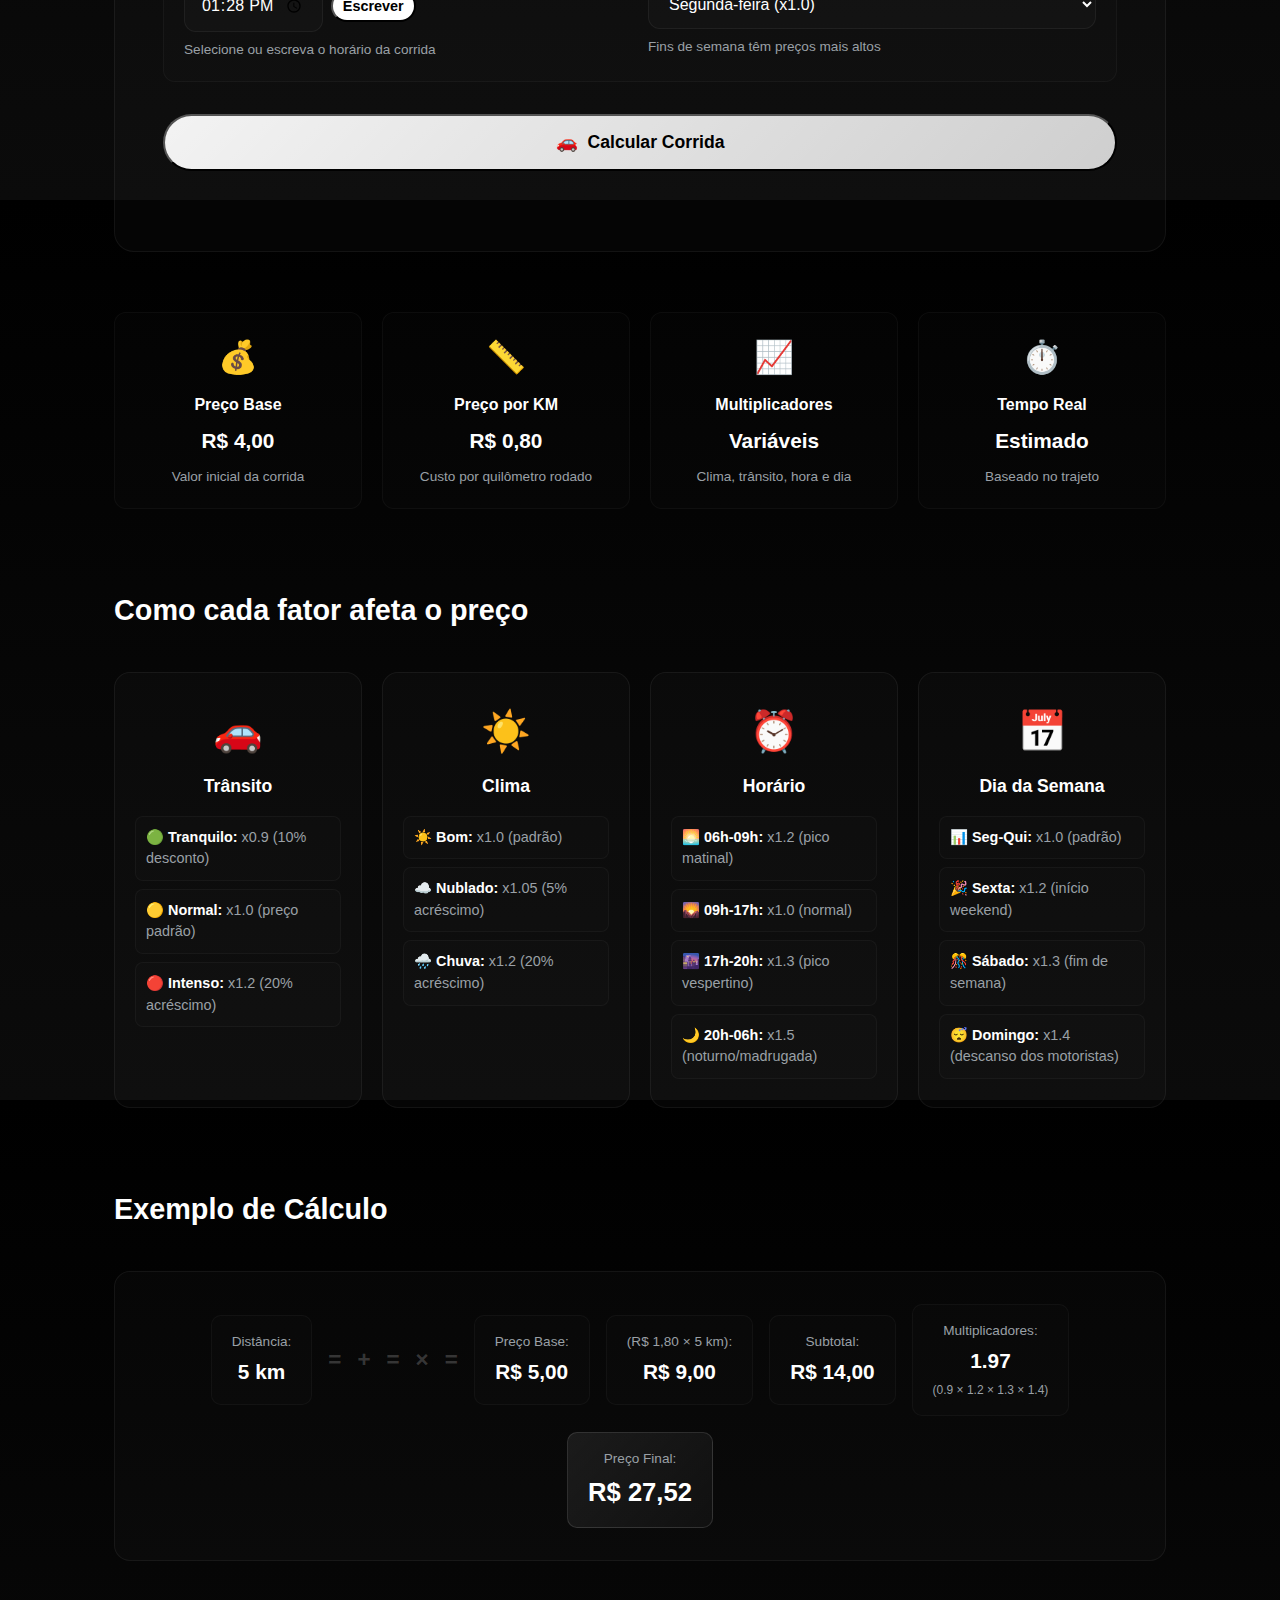
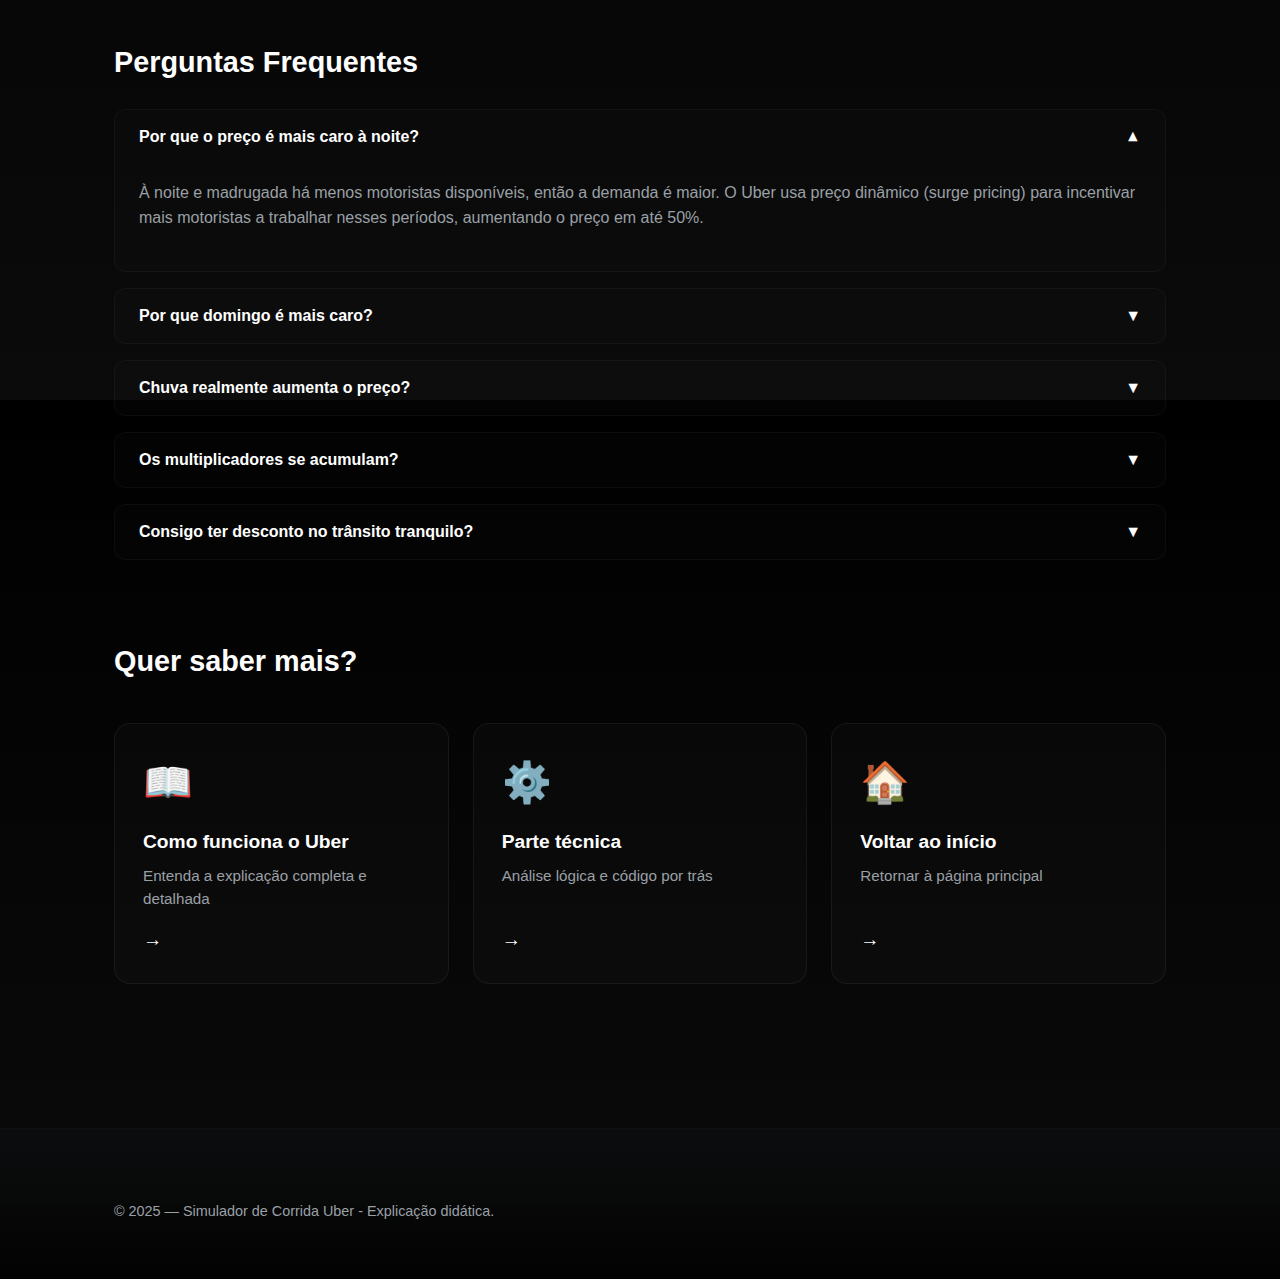
<file: simulacao.html>
<!DOCTYPE html>
<html lang="pt-BR">

<head>
    <meta charset="UTF-8">
    <meta name="viewport" content="width=device-width, initial-scale=1.0">
    <link rel="stylesheet" href="style.css">
    <title>Simulador de Corrida - Uber</title>
</head>

<body>
    <header class="hero">
        <div class="container">
            <div class="header-logo">
                <img src="assets/img/cuber.png" alt="cuBer Logo" class="logo-img">
            </div>
            <h1>Simulador de Corrida</h1>
            <p class="lead">Calcule o preço de sua corrida informando origem, destino e condições</p>
            
            <nav class="main-nav" aria-label="Navegação principal">
              <a href="index.html" class="nav-btn">Início</a>
                <a href="detalhes.html" class="nav-btn">Entenda como funciona</a>
                <a href="parte-logica.html" class="nav-btn active">Parte lógica</a>
                <a href="sobreNos.html" class="nav-btn active">Criadores do site</a>
            </nav>
        </div>
    </header>

    <main class="container">
        <section class="simulador-section">
            <div class="simulador-card">
                <h2>Calcule sua corrida</h2>
                <p class="simulador-desc">Digite os endereços e selecione as condições para obter uma estimativa realista do preço considerando clima, trânsito, horário e dia da semana.</p>

                <form class="simulador-form" id="simuladorForm">
                    <!-- Seção de Localização -->
                    <div class="form-section">
                        <h3 class="section-title">📍 Localização</h3>
                        <div class="form-row">
                            <div class="form-group">
                                <label for="origem">Endereço de Origem</label>
                                <input type="text" id="origem" placeholder="Ex: Av. Paulista, São Paulo" required>
                                <small>Digite um endereço completo ou uma rua conhecida</small>
                            </div>

                            <div class="form-divider-vertical">
                                <svg width="24" height="24" viewBox="0 0 24 24" fill="none" stroke="currentColor">
                                    <line x1="12" y1="5" x2="12" y2="19"></line>
                                    <polyline points="19 12 12 19 5 12"></polyline>
                                </svg>
                            </div>

                            <div class="form-group">
                                <label for="destino">Endereço de Destino</label>
                                <input type="text" id="destino" placeholder="Ex: Museu do Ipiranga, São Paulo" required>
                                <small>Digite um endereço completo ou uma rua conhecida</small>
                            </div>
                        </div>
                    </div>

                    <!-- Seção de Condições de Trânsito -->
                    <div class="form-section">
                        <h3 class="section-title">🚗 Condições de Trânsito</h3>
                        <div class="form-group-options">
                            <label>Nível de Trânsito:</label>
                            <div class="options-grid">
                                <label class="option-item">
                                    <input type="radio" name="transito" value="baixo" checked>
                                    <span class="option-label">
                                        <span class="option-icon">🟢</span>
                                                <span class="option-text">
                                                    <strong>Tranquilo</strong>
                                                    <small>Multiplicador: x0.9</small>
                                                </span>
                                    </span>
                                </label>
                                <label class="option-item">
                                    <input type="radio" name="transito" value="normal">
                                    <span class="option-label">
                                        <span class="option-icon">🟡</span>
                                        <span class="option-text">
                                            <strong>Normal</strong>
                                            <small>Multiplicador: x1.0</small>
                                        </span>
                                    </span>
                                </label>
                                <label class="option-item">
                                    <input type="radio" name="transito" value="intenso">
                                    <span class="option-label">
                                        <span class="option-icon">🔴</span>
                                        <span class="option-text">
                                            <strong>Intenso</strong>
                                            <small>Multiplicador: x1.2</small>
                                        </span>
                                    </span>
                                </label>
                            </div>
                        </div>
                    </div>

                    <!-- Seção de Clima -->
                    <div class="form-section">
                        <h3 class="section-title">☀️ Condições Climáticas</h3>
                        <div class="form-group-options">
                            <label>Estado do Clima:</label>
                            <div class="options-grid">
                                <label class="option-item">
                                    <input type="radio" name="clima" value="bom" checked>
                                    <span class="option-label">
                                        <span class="option-icon">☀️</span>
                                        <span class="option-text">
                                            <strong>Bom</strong>
                                            <small>Multiplicador: x1.0</small>
                                        </span>
                                    </span>
                                </label>
                                <label class="option-item">
                                    <input type="radio" name="clima" value="nublado">
                                    <span class="option-label">
                                        <span class="option-icon">☁️</span>
                                        <span class="option-text">
                                            <strong>Nublado</strong>
                                            <small>Multiplicador: x1.05</small>
                                        </span>
                                    </span>
                                </label>
                                <label class="option-item">
                                    <input type="radio" name="clima" value="chuva">
                                    <span class="option-label">
                                        <span class="option-icon">🌧️</span>
                                        <span class="option-text">
                                            <strong>Chuva/Tempestade</strong>
                                            <small>Multiplicador: x1.2</small>
                                        </span>
                                    </span>
                                </label>
                            </div>
                        </div>
                    </div>

                    <!-- Seção de Horário -->
                    <div class="form-section">
                        <h3 class="section-title">⏰ Horário da Corrida</h3>
                        <div class="form-row-2">
                            <div class="form-group">
                                <label for="hora">Hora:</label>
                                <div style="display:flex;gap:8px;align-items:center">
                                    <input type="time" id="hora" required>
                                    <input type="text" id="hora_text" placeholder="HH:MM" style="display:none;min-width:120px;padding:10px;border-radius:8px;background:rgba(255,255,255,0.02);border:1px solid rgba(255,255,255,0.06);color:var(--accent)" />
                                    <button type="button" id="toggleHora" class="btn" style="padding:6px 10px;font-size:0.9rem">Escrever</button>
                                </div>
                                <small>Selecione ou escreva o horário da corrida</small>
                            </div>
                            <div class="form-group">
                                <label for="dia">Dia da Semana:</label>
                                <select id="dia" required>
                                    <option value="segunda">Segunda-feira (x1.0)</option>
                                    <option value="terca">Terça-feira (x1.0)</option>
                                    <option value="quarta">Quarta-feira (x1.0)</option>
                                    <option value="quinta">Quinta-feira (x1.0)</option>
                                    <option value="sexta">Sexta-feira (x1.2)</option>
                                    <option value="sabado">Sábado (x1.3)</option>
                                    <option value="domingo">Domingo (x1.4)</option>
                                </select>
                                <small>Fins de semana têm preços mais altos</small>
                            </div>
                        </div>
                    </div>

                    <button type="submit" class="btn btn-primary btn-large">
                        <span class="btn-icon">🚗</span>
                        Calcular Corrida
                    </button>
                </form>

                <div id="resultado" class="resultado-container"></div>
            </div>

            <!-- Cards informativos -->
            <div class="info-cards-grid">
                <div class="info-card">
                    <div class="info-icon">💰</div>
                    <h4>Preço Base</h4>
                    <p>R$ 4,00</p>
                    <small>Valor inicial da corrida</small>
                </div>
                <div class="info-card">
                    <div class="info-icon">📏</div>
                    <h4>Preço por KM</h4>
                    <p>R$ 0,80</p>
                    <small>Custo por quilômetro rodado</small>
                </div>
                <div class="info-card">
                    <div class="info-icon">📈</div>
                    <h4>Multiplicadores</h4>
                    <p>Variáveis</p>
                    <small>Clima, trânsito, hora e dia</small>
                </div>
                <div class="info-card">
                    <div class="info-icon">⏱️</div>
                    <h4>Tempo Real</h4>
                    <p>Estimado</p>
                    <small>Baseado no trajeto</small>
                </div>
            </div>
        </section>

        <!-- Seção de Explicação de Fatores -->
        <section class="fatores-section">
            <h2>Como cada fator afeta o preço</h2>
            <div class="fatores-grid">
                <div class="fator-card">
                    <div class="fator-icon">🚗</div>
                    <h3>Trânsito</h3>
                    <ul class="fator-list">
                        <li>🟢 <strong>Tranquilo:</strong> x0.9 (10% desconto)</li>
                        <li>🟡 <strong>Normal:</strong> x1.0 (preço padrão)</li>
                        <li>🔴 <strong>Intenso:</strong> x1.2 (20% acréscimo)</li>
                    </ul>
                </div>

                <div class="fator-card">
                    <div class="fator-icon">☀️</div>
                    <h3>Clima</h3>
                    <ul class="fator-list">
                        <li>☀️ <strong>Bom:</strong> x1.0 (padrão)</li>
                        <li>☁️ <strong>Nublado:</strong> x1.05 (5% acréscimo)</li>
                        <li>🌧️ <strong>Chuva:</strong> x1.2 (20% acréscimo)</li>
                    </ul>
                </div>

                <div class="fator-card">
                    <div class="fator-icon">⏰</div>
                    <h3>Horário</h3>
                    <ul class="fator-list">
                        <li>🌅 <strong>06h-09h:</strong> x1.2 (pico matinal)</li>
                        <li>🌄 <strong>09h-17h:</strong> x1.0 (normal)</li>
                        <li>🌆 <strong>17h-20h:</strong> x1.3 (pico vespertino)</li>
                        <li>🌙 <strong>20h-06h:</strong> x1.5 (noturno/madrugada)</li>
                    </ul>
                </div>

                <div class="fator-card">
                    <div class="fator-icon">📅</div>
                    <h3>Dia da Semana</h3>
                    <ul class="fator-list">
                        <li>📊 <strong>Seg-Qui:</strong> x1.0 (padrão)</li>
                        <li>🎉 <strong>Sexta:</strong> x1.2 (início weekend)</li>
                        <li>🎊 <strong>Sábado:</strong> x1.3 (fim de semana)</li>
                        <li>😴 <strong>Domingo:</strong> x1.4 (descanso dos motoristas)</li>
                    </ul>
                </div>
            </div>
        </section>

        <!-- Seção de Exemplo -->
        <section class="exemplo-section">
            <h2>Exemplo de Cálculo</h2>
            <div class="exemplo-box">
                <div class="exemplo-item">
                    <span class="exemplo-label">Distância:</span>
                    <span class="exemplo-valor">5 km</span>
                </div>
                <div class="exemplo-calculo">
                    <span>=</span>
                </div>
                <div class="exemplo-calculo">
                    <span>+</span>
                </div>
                <div class="exemplo-calculo">
                    <span>=</span>
                </div>
                <div class="exemplo-calculo">
                    <span>×</span>
                </div>
                <div class="exemplo-calculo">
                    <span>=</span>
                </div>
                <div class="exemplo-item">
                    <span class="exemplo-label">Preço Base:</span>
                    <span class="exemplo-valor">R$ 5,00</span>
                </div>
                            <div class="exemplo-item">
                                <span class="exemplo-label">(R$ 1,80 × 5 km):</span>
                                <span class="exemplo-valor">R$ 9,00</span>
                            </div>
                            <div class="exemplo-item">
                                <span class="exemplo-label">Subtotal:</span>
                                <span class="exemplo-valor">R$ 14,00</span>
                            </div>
                            <div class="exemplo-item">
                                <span class="exemplo-label">Multiplicadores:</span>
                                <span class="exemplo-valor">1.97</span>
                                <small>(0.9 × 1.2 × 1.3 × 1.4)</small>
                            </div>
                            <div class="exemplo-item exemplo-final">
                                <span class="exemplo-label">Preço Final:</span>
                                <span class="exemplo-valor">R$ 27,52</span>
                            </div>
            </div>
        </section>

        <!-- Seção de FAQ -->
        <section class="faq-section">
            <h2>Perguntas Frequentes</h2>
            <div class="faq-container">
                <div class="faq-item">
                    <button class="faq-question">
                        <span>Por que o preço é mais caro à noite?</span>
                        <span class="faq-icon">▼</span>
                    </button>
                    <div class="faq-answer">
                        <p>À noite e madrugada há menos motoristas disponíveis, então a demanda é maior. O Uber usa preço dinâmico (surge pricing) para incentivar mais motoristas a trabalhar nesses períodos, aumentando o preço em até 50%.</p>
                    </div>
                </div>

                <div class="faq-item">
                    <button class="faq-question">
                        <span>Por que domingo é mais caro?</span>
                        <span class="faq-icon">▼</span>
                    </button>
                    <div class="faq-answer">
                        <p>No domingo, muitos motoristas descansam ou reduzem sua jornada, diminuindo a oferta. Com menos motoristas disponíveis e mesma demanda, o preço sobe em até 40% para manter o serviço funcionando.</p>
                    </div>
                </div>

                <div class="faq-item">
                    <button class="faq-question">
                        <span>Chuva realmente aumenta o preço?</span>
                        <span class="faq-icon">▼</span>
                    </button>
                    <div class="faq-answer">
                        <p>Sim! Em dias de chuva, a demanda sobe porque as pessoas preferem Uber ao invés de transporte público. Além disso, o trânsito costuma ficar mais intenso, aumentando o tempo de viagem. Tudo isso resulta em preços até 50% mais altos.</p>
                    </div>
                </div>

                <div class="faq-item">
                    <button class="faq-question">
                        <span>Os multiplicadores se acumulam?</span>
                        <span class="faq-icon">▼</span>
                    </button>
                    <div class="faq-answer">
                        <p>Sim! Todos os multiplicadores são multiplicados entre si. Por exemplo: trânsito (1.5) × clima (1.5) × horário (1.5) × dia (1.4) = 4.73x o preço base. É por isso que uma corrida domingo à noite com chuva e trânsito intenso fica tão cara.</p>
                    </div>
                </div>

                <div class="faq-item">
                    <button class="faq-question">
                        <span>Consigo ter desconto no trânsito tranquilo?</span>
                        <span class="faq-icon">▼</span>
                    </button>
                    <div class="faq-answer">
                        <p>Sim! Quando o trânsito está muito tranquilo (fora dos horários de pico), você recebe um desconto de 20%, já que o motorista consegue fazer a corrida mais rápido e de forma mais eficiente.</p>
                    </div>
                </div>
            </div>
        </section>

        <!-- Links para outras páginas -->
        <section class="links-section">
            <h2>Quer saber mais?</h2>
            <div class="links-grid">
                <a href="detalhes.html" class="link-card">
                    <div class="link-icon">📖</div>
                    <h3>Como funciona o Uber</h3>
                    <p>Entenda a explicação completa e detalhada</p>
                    <span class="link-arrow">→</span>
                </a>
                <a href="parte-logica.html" class="link-card">
                    <div class="link-icon">⚙️</div>
                    <h3>Parte técnica</h3>
                    <p>Análise lógica e código por trás</p>
                    <span class="link-arrow">→</span>
                </a>
                <a href="index.html" class="link-card">
                    <div class="link-icon">🏠</div>
                    <h3>Voltar ao início</h3>
                    <p>Retornar à página principal</p>
                    <span class="link-arrow">→</span>
                </a>
            </div>
        </section>
    </main>

    <footer class="site-footer">
        <div class="container">&copy; 2025 — Simulador de Corrida Uber - Explicação didática.</div>
    </footer>

    <script>
        // FAQ interativo
        document.querySelectorAll('.faq-question').forEach(question => {
            question.addEventListener('click', function() {
                const faqItem = this.parentElement;
                faqItem.classList.toggle('active');
            });
        });

        // Abrir primeira FAQ por padrão
        const firstFaqItem = document.querySelector('.faq-item');
        if (firstFaqItem) {
            firstFaqItem.classList.add('active');
        }

        // Definir hora atual por padrão e preparar toggle para entrada manual
        const horaInput = document.getElementById('hora');
        const horaText = document.getElementById('hora_text');
        const toggleHoraBtn = document.getElementById('toggleHora');
        const agora = new Date();
        const horas = String(agora.getHours()).padStart(2, '0');
        const minutos = String(agora.getMinutes()).padStart(2, '0');
        horaInput.value = `${horas}:${minutos}`;
        horaText.value = `${horas}:${minutos}`;

        // Alterna entre seleção e escrita manual do horário
        toggleHoraBtn.addEventListener('click', function() {
            const isTextShown = horaText.style.display !== 'none';
            if (isTextShown) {
                // voltar para time picker
                horaText.style.display = 'none';
                horaInput.style.display = '';
                toggleHoraBtn.textContent = 'Escrever';
            } else {
                // mostrar campo de texto
                horaText.style.display = '';
                horaInput.style.display = 'none';
                toggleHoraBtn.textContent = 'Usar seletor';
            }
        });

        // Geocode usando Nominatim
        async function geocode(endereco) {
            try {
                const url = `https://nominatim.openstreetmap.org/search?format=json&q=${encodeURIComponent(endereco)}`;
                const res = await fetch(url);
                const data = await res.json();

                if (data.length === 0) return null;

                return {
                    lat: data[0].lat,
                    lon: data[0].lon
                };
            } catch (error) {
                console.error('Erro ao geocodificar:', error);
                return null;
            }
        }

        // Calcular rota usando OSRM
        async function calcularRota(origem, destino) {
            try {
                const url = `https://router.project-osrm.org/route/v1/driving/${origem.lon},${origem.lat};${destino.lon},${destino.lat}?overview=false`;
                const res = await fetch(url);
                const data = await res.json();

                if (!data.routes || data.routes.length === 0) {
                    return null;
                }

                const rota = data.routes[0];

                return {
                    distancia_km: rota.distance / 1000,
                    duracao_min: rota.duration / 60
                };
            } catch (error) {
                console.error('Erro ao calcular rota:', error);
                return null;
            }
        }

        // Calcular multiplicador de horário
        function calcularMultiplicadorHorario(hora) {
            const [horas, minutos] = hora.split(':').map(Number);
            const totalMinutos = horas * 60 + minutos;
            // definir multiplicador base por faixa
            let mult;
            if (totalMinutos >= 360 && totalMinutos < 540) mult = 1.2; // pico matinal
            else if (totalMinutos >= 540 && totalMinutos < 1020) mult = 1.0; // normal
            else if (totalMinutos >= 1020 && totalMinutos < 1200) mult = 1.3; // pico vespertino
            else mult = 1.5; // noturno/madrugada

            // não permitir multiplicadores que aumentem o preço
            return Math.min(mult, 1.0);
        }

        // Calcular multiplicador de dia
        function calcularMultiplicadorDia(dia) {
            const multiplicadores = {
                'segunda': 1.0,
                'terca': 1.0,
                'quarta': 1.0,
                'quinta': 1.0,
                'sexta': 1.2,
                'sabado': 1.3,
                'domingo': 1.4
            };
            const mult = multiplicadores[dia] || 1.0;
            return Math.min(mult, 1.0);
        }

        // Calcular multiplicador de clima
        function calcularMultiplicadorClima(clima) {
            const multiplicadores = {
                'bom': 1.0,
                'nublado': 1.05,
                'chuva': 1.2
            };
            const mult = multiplicadores[clima] || 1.0;
            return Math.min(mult, 1.0);
        }

        // Calcular multiplicador de trânsito
        function calcularMultiplicadorTransito(transito) {
            const multiplicadores = {
                'baixo': 0.9,
                'normal': 1.0,
                'intenso': 1.2
            };
            const mult = multiplicadores[transito] || 1.0;
            return Math.min(mult, 1.0);
        }

        // Calcular preço (valores ajustados)
        function calcularPreco(distancia, multiplicadorTotal) {
            const precoBase = 5.00;
            const precoPorKm = 1.80;
            const subtotal = precoBase + (precoPorKm * distancia);
            return subtotal * multiplicadorTotal;
        }

        // Obter descrição do horário
        function getDescricaoHorario(hora, multiplicador) {
            const [horas] = hora.split(':').map(Number);

            if (horas >= 6 && horas < 9) return '🌅 Pico Matinal';
            if (horas >= 9 && horas < 17) return '🌄 Normal';
            if (horas >= 17 && horas < 20) return '🌆 Pico Vespertino';
            return '🌙 Noturno/Madrugada';
        }

        // Simular corrida
        async function simular(e) {
            e.preventDefault();

            const origemTxt = document.getElementById("origem").value.trim();
            const destinoTxt = document.getElementById("destino").value.trim();
            const transito = document.querySelector('input[name="transito"]:checked').value;
            const clima = document.querySelector('input[name="clima"]:checked').value;
            // obter hora do campo visível (time picker ou campo escrito)
            const horaPicker = document.getElementById('hora');
            const horaText = document.getElementById('hora_text');
            let hora = '';
            if (horaText && horaText.style.display !== 'none' && horaText.value.trim() !== '') {
                hora = horaText.value.trim();
            } else if (horaPicker) {
                hora = horaPicker.value;
            }
            // validar formato HH:MM
            if (!/^\d{1,2}:\d{2}$/.test(hora)) {
                resultadoDiv.innerHTML = '<div class="erro">Por favor, informe um horário válido no formato HH:MM.</div>';
                return;
            }
            const dia = document.getElementById("dia").value;
            const resultadoDiv = document.getElementById("resultado");

            if (!origemTxt || !destinoTxt) {
                resultadoDiv.innerHTML = '<div class="erro">Por favor, preencha origem e destino.</div>';
                return;
            }

            resultadoDiv.innerHTML = '<div class="carregando"><span class="spinner"></span> Calculando...</div>';

            const origem = await geocode(origemTxt);
            const destino = await geocode(destinoTxt);

            if (!origem || !destino) {
                resultadoDiv.innerHTML = '<div class="erro">❌ Erro: não foi possível localizar os endereços. Tente ser mais específico.</div>';
                return;
            }

            const rota = await calcularRota(origem, destino);

            if (!rota) {
                resultadoDiv.innerHTML = '<div class="erro">❌ Erro: não foi possível calcular a rota entre os pontos.</div>';
                return;
            }

            // Calcular multiplicadores
            const multTransito = calcularMultiplicadorTransito(transito);
            const multClima = calcularMultiplicadorClima(clima);
            const multHorario = calcularMultiplicadorHorario(hora);
            const multDia = calcularMultiplicadorDia(dia);
            const multiplicadorTotal = multTransito * multClima * multHorario * multDia;

            const precoBase = 5.00;
            const precoPorKm = 1.80;
            const subtotal = precoBase + (precoPorKm * rota.distancia_km);
            const precoFinal = calcularPreco(rota.distancia_km, multiplicadorTotal);

            // Mapear dia para nome
            const diasNome = {
                'segunda': 'Segunda-feira',
                'terca': 'Terça-feira',
                'quarta': 'Quarta-feira',
                'quinta': 'Quinta-feira',
                'sexta': 'Sexta-feira',
                'sabado': 'Sábado',
                'domingo': 'Domingo'
            };

            // Mapear clima para ícone
            const climasNome = {
                'bom': '☀️ Bom',
                'nublado': '☁️ Nublado',
                'chuva': '🌧️ Chuva/Tempestade'
            };

            // Mapear trânsito para ícone
            const transitoNome = {
                'baixo': '🟢 Tranquilo',
                'normal': '🟡 Normal',
                'intenso': '🔴 Intenso'
            };

            resultadoDiv.innerHTML = `
                <div class="resultado">
                    <h3>✅ Resultado da Corrida</h3>
                    
                    <div class="resultado-detalhes">
                        <h4>📊 Dados da Rota</h4>
                        <div class="resultado-grid">
                            <div class="resultado-item">
                                <span class="resultado-label">📏 Distância</span>
                                <span class="resultado-valor">${rota.distancia_km.toFixed(2)} km</span>
                            </div>
                            <div class="resultado-item">
                                <span class="resultado-label">⏱️ Tempo estimado</span>
                                <span class="resultado-valor">${Math.round(rota.duracao_min)} min</span>
                            </div>
                        </div>
                    </div>

                    <div class="resultado-detalhes">
                        <h4>🎯 Condições Selecionadas</h4>
                        <div class="resultado-grid">
                            <div class="resultado-item">
                                <span class="resultado-label">Clima</span>
                                <span class="resultado-valor">${climasNome[clima]} (x${multClima})</span>
                            </div>
                            <div class="resultado-item">
                                <span class="resultado-label">Trânsito</span>
                                <span class="resultado-valor">${transitoNome[transito]} (x${multTransito})</span>
                            </div>
                            <div class="resultado-item">
                                <span class="resultado-label">Horário</span>
                                <span class="resultado-valor">${getDescricaoHorario(hora, multHorario)} (x${multHorario})</span>
                            </div>
                            <div class="resultado-item">
                                <span class="resultado-label">Dia</span>
                                <span class="resultado-valor">${diasNome[dia]} (x${multDia})</span>
                            </div>
                        </div>
                    </div>

                    <div class="resultado-detalhes">
                        <h4>💰 Cálculo do Preço</h4>
                        <div class="calculo-detalhado">
                            <div class="calculo-linha">
                                <span>Preço Base:</span>
                                <span class="calculo-valor">R$ ${precoBase.toFixed(2)}</span>
                            </div>
                            <div class="calculo-linha">
                                <span>Custo por KM (R$ ${precoPorKm} × ${rota.distancia_km.toFixed(2)} km):</span>
                                <span class="calculo-valor">R$ ${(precoPorKm * rota.distancia_km).toFixed(2)}</span>
                            </div>
                            <div class="calculo-linha destaque">
                                <span>Subtotal:</span>
                                <span class="calculo-valor">R$ ${subtotal.toFixed(2)}</span>
                            </div>
                            <div class="calculo-linha">
                                <span>Multiplicador Total (${multTransito} × ${multClima} × ${multHorario} × ${multDia}):</span>
                                <span class="calculo-valor">x${multiplicadorTotal.toFixed(2)}</span>
                            </div>
                        </div>
                    </div>

                    <div class="resultado-preco">
                        <span>Preço Final Estimado:</span>
                        <span class="preco-valor">R$ ${precoFinal.toFixed(2)}</span>
                    </div>
                    <small class="resultado-nota">💡 Este é um valor estimado. O preço final pode variar dependendo de condições em tempo real.</small>
                </div>
            `;
        }

        // Event listener para o formulário
        document.getElementById('simuladorForm').addEventListener('submit', simular);
    </script>

</body>

</html>
</file>
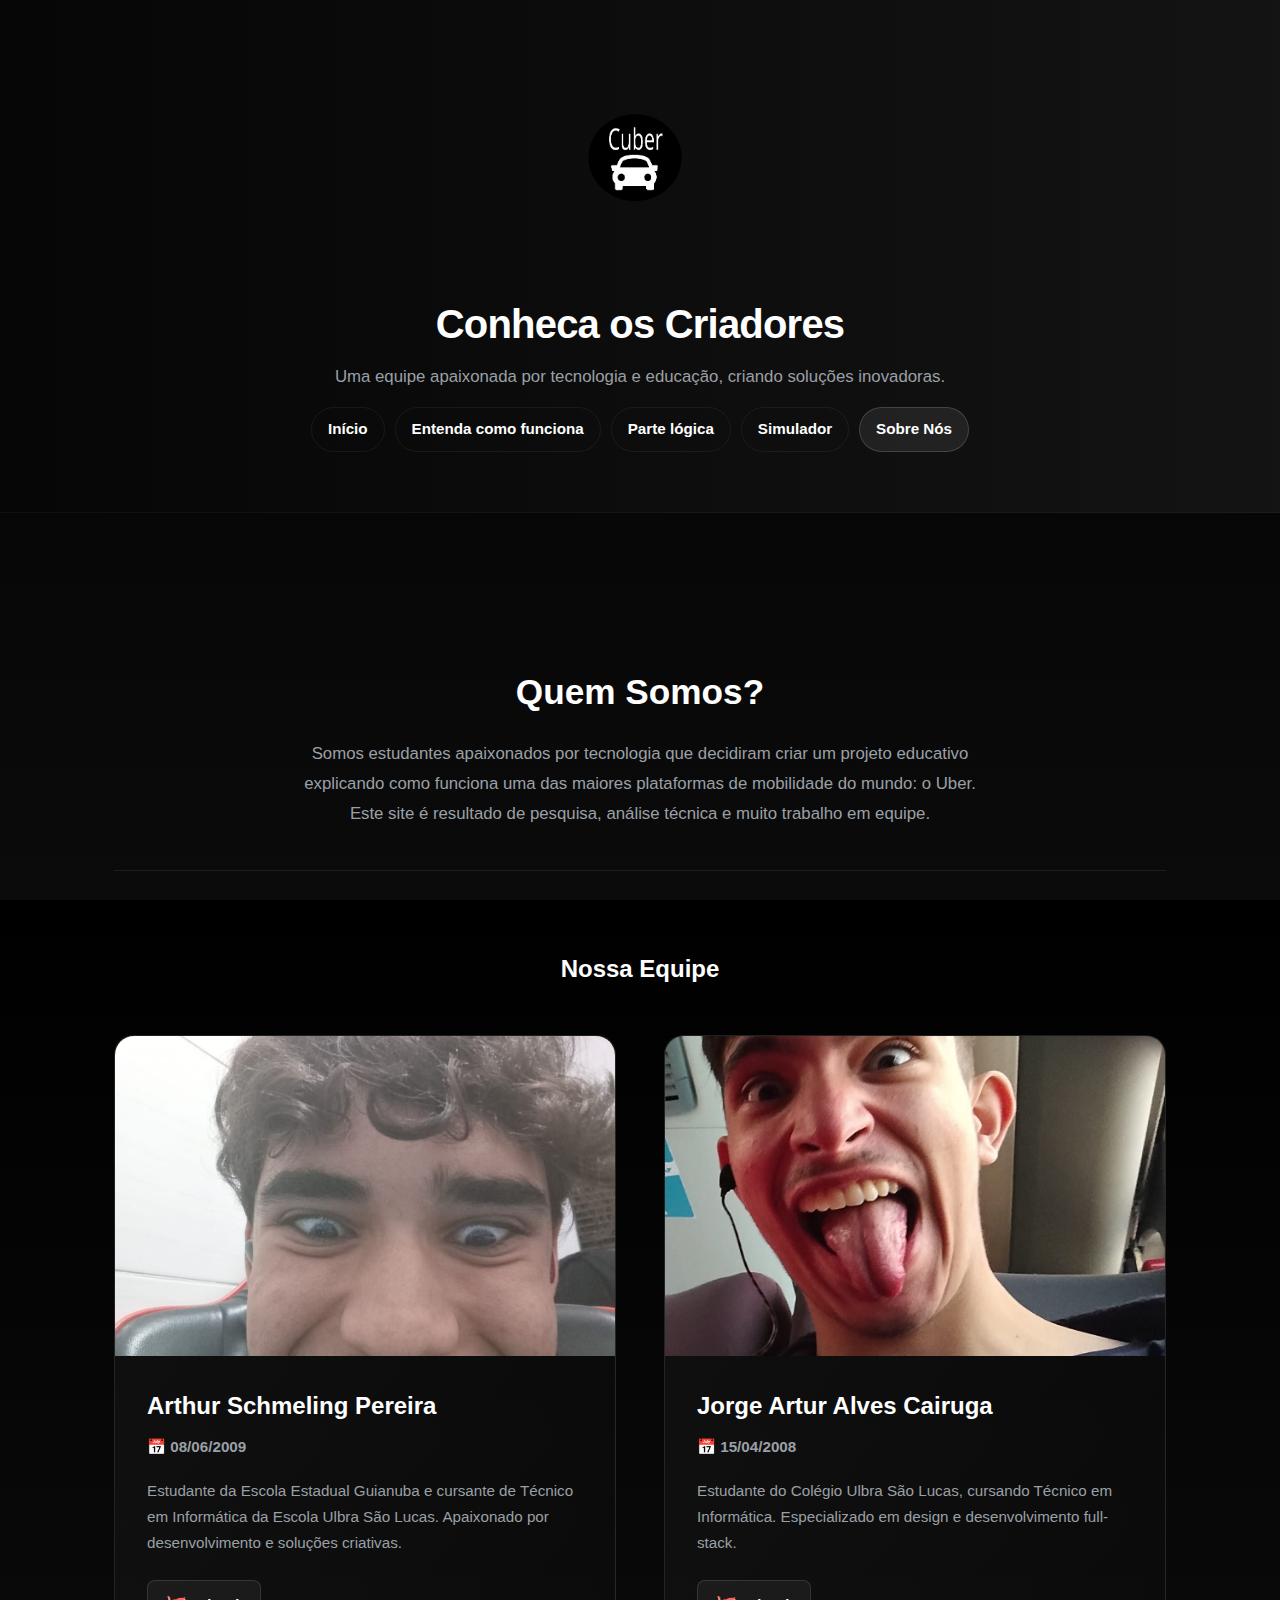
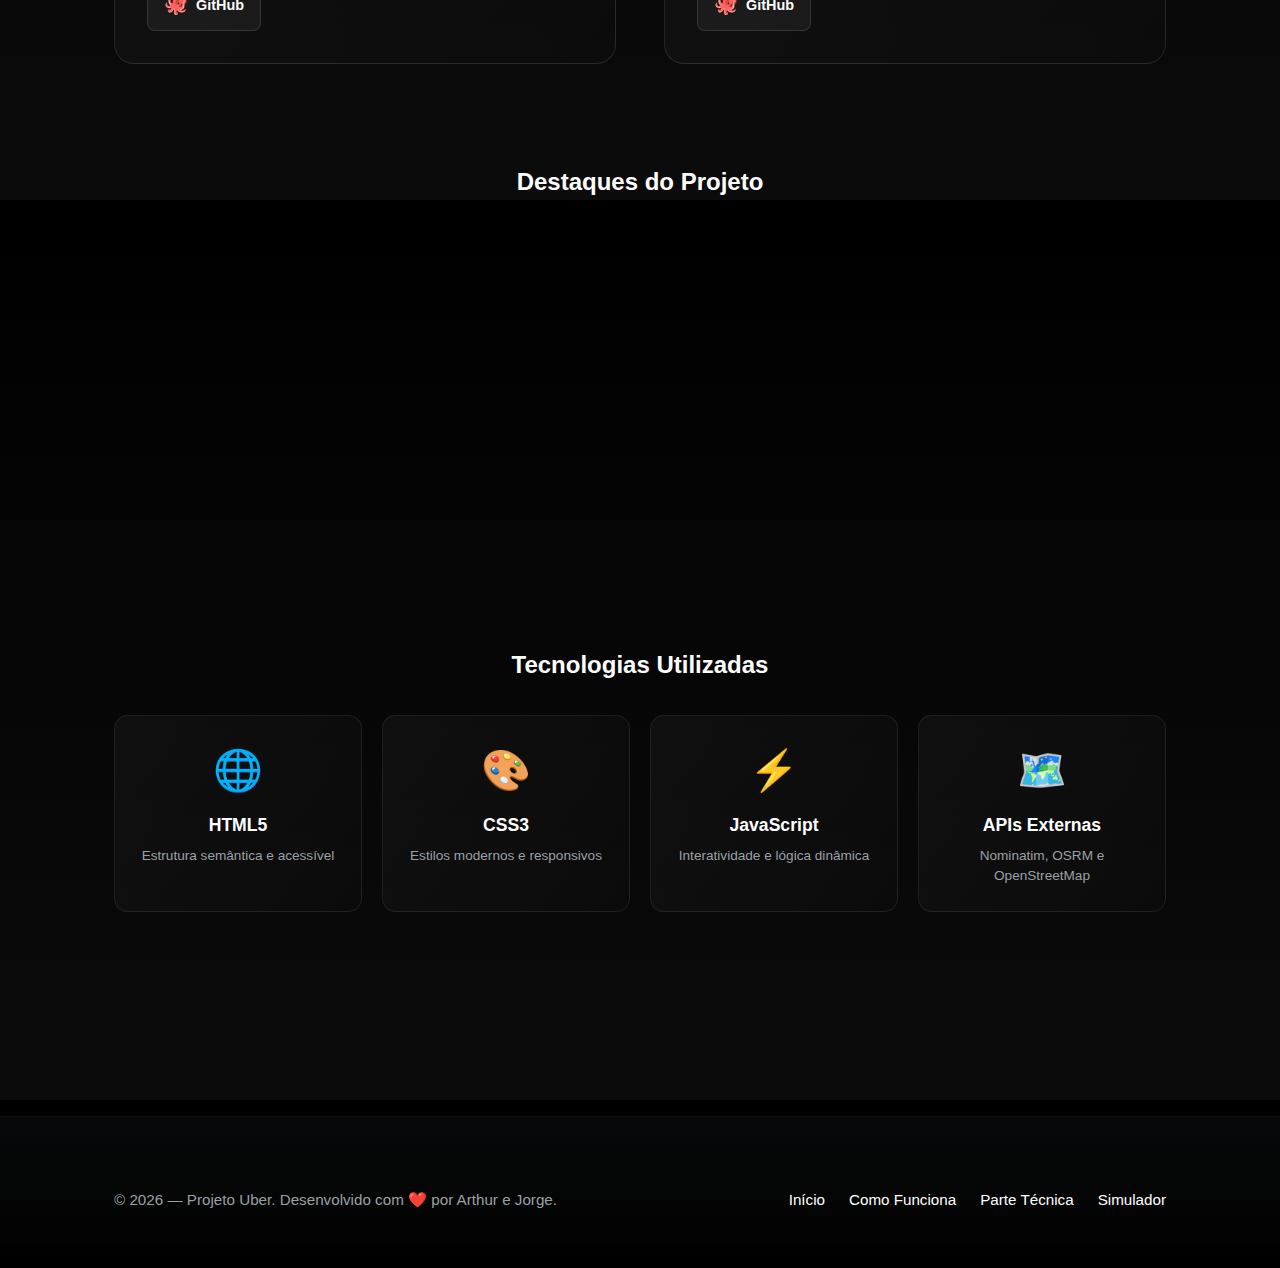
<file: sobreNos.html>
<!DOCTYPE html>
<html lang="pt-BR">
<head>
    <meta charset="UTF-8">
    <meta name="viewport" content="width=device-width, initial-scale=1.0">
    <link rel="stylesheet" href="style.css">
    <title>Sobre Nós - Criadores</title>
</head>

<body>
    <header class="hero">
        <div class="container">
            <div class="header-logo">
                <img src="assets/img/cuber.png" alt="cuBer Logo" class="logo-img">
            </div>
            <h1>Conheca os Criadores</h1>
            <p class="lead">Uma equipe apaixonada por tecnologia e educação, criando soluções inovadoras.</p>
            <nav class="main-nav" aria-label="Navegação principal">
                <a href="index.html" class="nav-btn">Início</a>
                <a href="detalhes.html" class="nav-btn">Entenda como funciona</a>
                <a href="parte-logica.html" class="nav-btn">Parte lógica</a>
                <a href="simulacao.html" class="nav-btn">Simulador</a>
                <a href="sobreNos.html" class="nav-btn active">Sobre Nós</a>
            </nav>
        </div>
    </header>

    <main class="container">
        <section class="about-intro">
            <h2>Quem Somos?</h2>
            <p class="intro-text">Somos estudantes apaixonados por tecnologia que decidiram criar um projeto educativo explicando como funciona uma das maiores plataformas de mobilidade do mundo: o Uber. Este site é resultado de pesquisa, análise técnica e muito trabalho em equipe.</p>
        </section>

        <section class="team-section">
            <h2 style="text-align: center; margin-bottom: 48px;">Nossa Equipe</h2>
            <div class="team-grid">

                <!-- Arthur -->
                <div class="member-card">
                    <div class="member-image-wrapper">
                        <img src="assets/img/Arthur.jpg" alt="Arthur Schmeling Pereira" class="member-image">
                        <div class="member-overlay">
                            <div class="member-role-badge">Programador</div>
                        </div>
                    </div>
                    
                    <div class="member-content">
                        <h3>Arthur Schmeling Pereira</h3>
                        <p class="member-date">📅 08/06/2009</p>
                        
                        <div class="member-info">
                            <p class="description">
                                Estudante da Escola Estadual Guianuba e cursante de Técnico em Informática da Escola Ulbra São Lucas. Apaixonado por desenvolvimento e soluções criativas.
                            </p>
                        </div>

                        <div class="member-links">
                            <a href="https://github.com/arthurschmeling" target="_blank" rel="noopener noreferrer" class="social-link github">
                                <span class="icon">🐙</span>
                                <span>GitHub</span>
                            </a>
                        </div>
                    </div>
                </div>

                <!-- Jorge -->
                <div class="member-card">
                    <div class="member-image-wrapper">
                        <img src="assets/img/jorge.jpeg" alt="Jorge Artur Alves Cairuga" class="member-image">
                        <div class="member-overlay">
                            <div class="member-role-badge">Programador & Designer</div>
                        </div>
                    </div>

                    <div class="member-content">
                        <h3>Jorge Artur Alves Cairuga</h3>
                        <p class="member-date">📅 15/04/2008</p>

                        <div class="member-info">
                            <p class="description">
                                Estudante do Colégio Ulbra São Lucas, cursando Técnico em Informática. Especializado em design e desenvolvimento full-stack.
                            </p>
                        </div>

                        <div class="member-links">
                            <a href="https://github.com/LoliComunista" target="_blank" rel="noopener noreferrer" class="social-link github">
                                <span class="icon">🐙</span>
                                <span>GitHub</span>
                            </a>
                        </div>
                    </div>
                </div>

            </div>
        </section>

        <!-- Seção de Destaques do Projeto -->
        <section class="project-highlights">
            <h2 style="text-align: center; margin-bottom: 32px;">Destaques do Projeto</h2>
            <div class="highlights-grid">
                <div class="highlight-card">
                    <div class="highlight-icon">🎓</div>
                    <h4>Educativo</h4>
                    <p>Explicações detalhadas e acessíveis sobre o funcionamento do Uber.</p>
                </div>
                <div class="highlight-card">
                    <div class="highlight-icon">⚙️</div>
                    <h4>Técnico</h4>
                    <p>Análise profunda da arquitetura e lógica por trás da plataforma.</p>
                </div>
                <div class="highlight-card">
                    <div class="highlight-icon">🎨</div>
                    <h4>Design Moderno</h4>
                    <p>Interface limpa, intuitiva e responsiva em todos os dispositivos.</p>
                </div>
                <div class="highlight-card">
                    <div class="highlight-icon">🔧</div>
                    <h4>Simulador Interativo</h4>
                    <p>Calcule preços reais com base em múltiplos parâmetros.</p>
                </div>
            </div>
        </section>

        <!-- Seção de Tecnologias -->
        <section class="tech-section">
            <h2 style="text-align: center; margin-bottom: 32px;">Tecnologias Utilizadas</h2>
            <div class="tech-grid">
                <div class="tech-card">
                    <span class="tech-icon">🌐</span>
                    <h4>HTML5</h4>
                    <p>Estrutura semântica e acessível</p>
                </div>
                <div class="tech-card">
                    <span class="tech-icon">🎨</span>
                    <h4>CSS3</h4>
                    <p>Estilos modernos e responsivos</p>
                </div>
                <div class="tech-card">
                    <span class="tech-icon">⚡</span>
                    <h4>JavaScript</h4>
                    <p>Interatividade e lógica dinâmica</p>
                </div>
                <div class="tech-card">
                    <span class="tech-icon">🗺️</span>
                    <h4>APIs Externas</h4>
                    <p>Nominatim, OSRM e OpenStreetMap</p>
                </div>
            </div>
        </section>

    </main>

    <footer class="site-footer">
        <div class="container">
            <p>&copy; <span id="year"></span> — Projeto Uber. Desenvolvido com ❤️ por Arthur e Jorge.</p>
            <nav class="footer-nav">
                <a href="index.html">Início</a>
                <a href="detalhes.html">Como Funciona</a>
                <a href="parte-logica.html">Parte Técnica</a>
                <a href="simulacao.html">Simulador</a>
            </nav>
        </div>
    </footer>

    <script>
        document.getElementById('year').textContent = new Date().getFullYear();

        // Adicionar efeito de hover aos cards
        const memberCards = document.querySelectorAll('.member-card');
        memberCards.forEach(card => {
            card.addEventListener('mouseenter', function() {
                this.style.transform = 'translateY(-8px)';
            });
            card.addEventListener('mouseleave', function() {
                this.style.transform = 'translateY(0)';
            });
        });

        // Adicionar animação de entrada aos cards
        const observerOptions = {
            threshold: 0.1,
            rootMargin: '0px 0px -50px 0px'
        };

        const observer = new IntersectionObserver(function(entries) {
            entries.forEach(entry => {
                if (entry.isIntersecting) {
                    entry.target.classList.add('fade-in');
                    observer.unobserve(entry.target);
                }
            });
        }, observerOptions);

        document.querySelectorAll('.member-card, .highlight-card, .tech-card').forEach(el => {
            observer.observe(el);
        });
    </script>

</body>
</html>
</file>
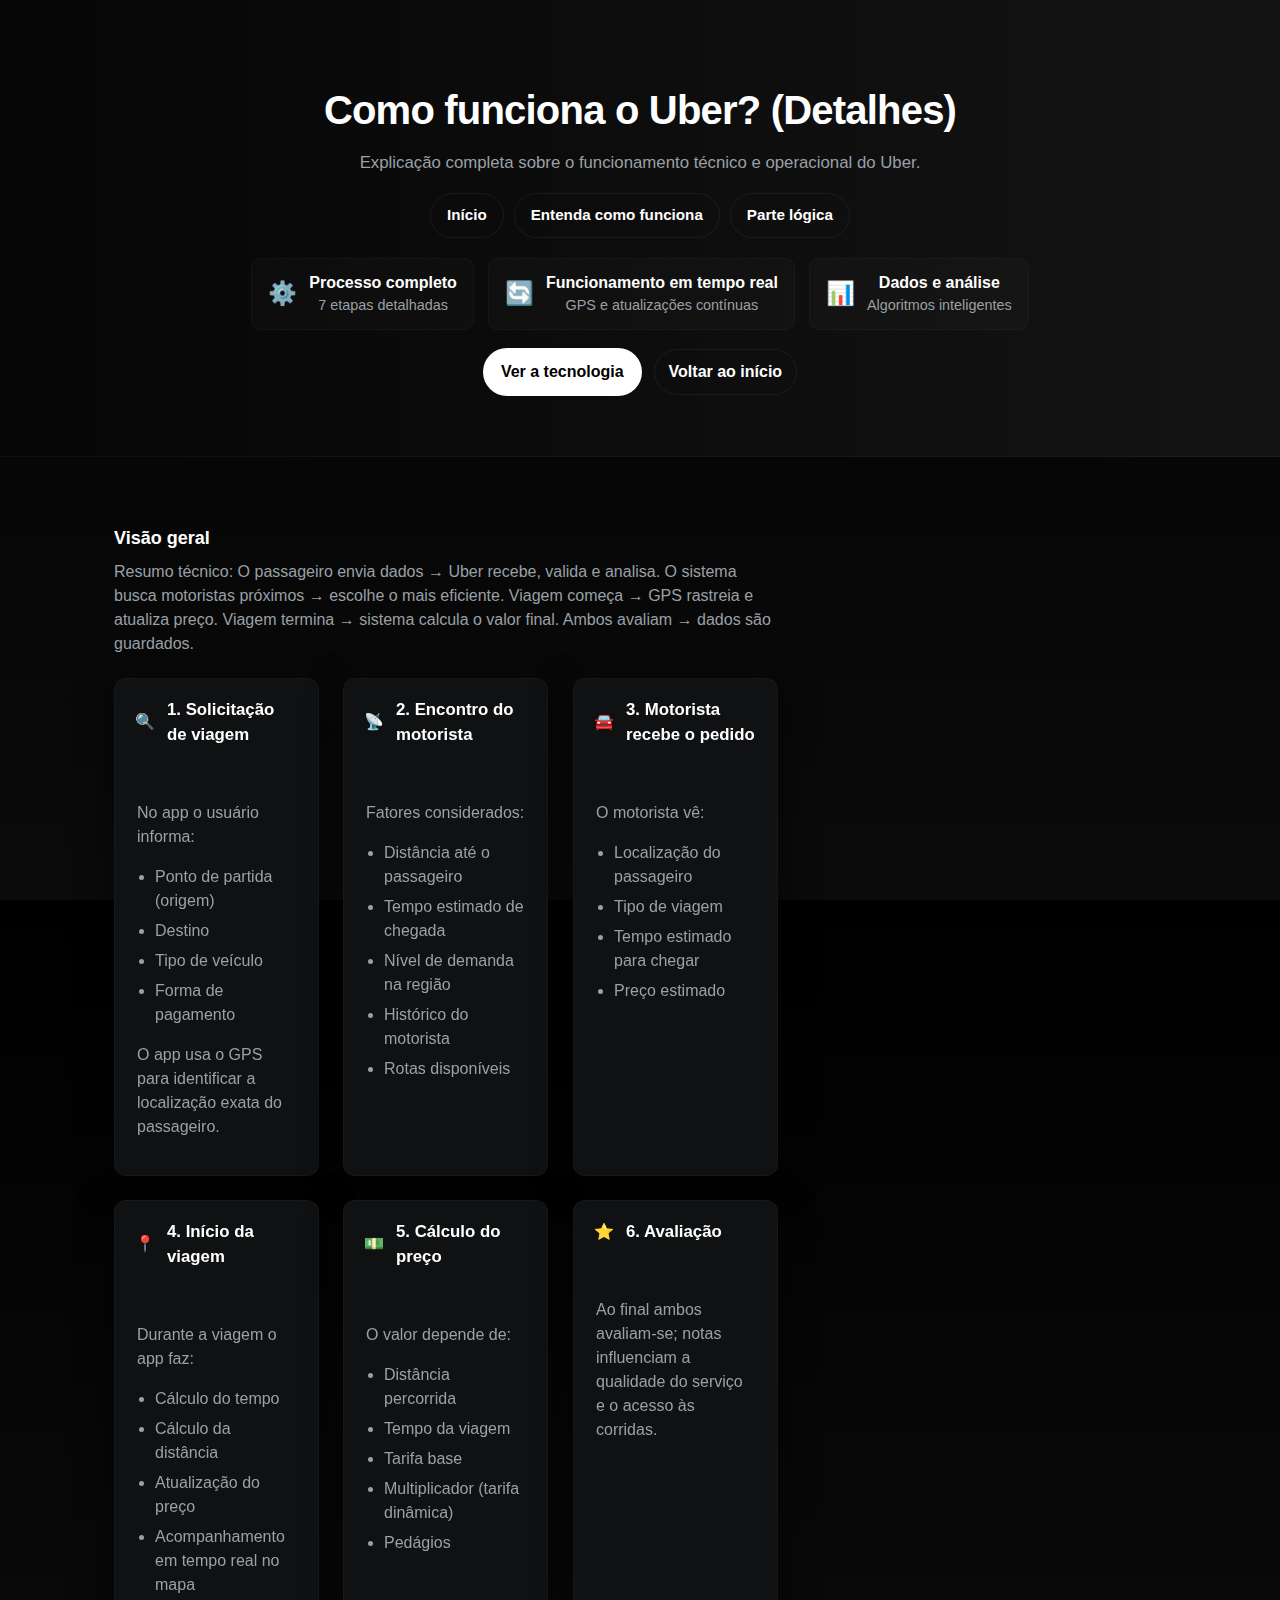
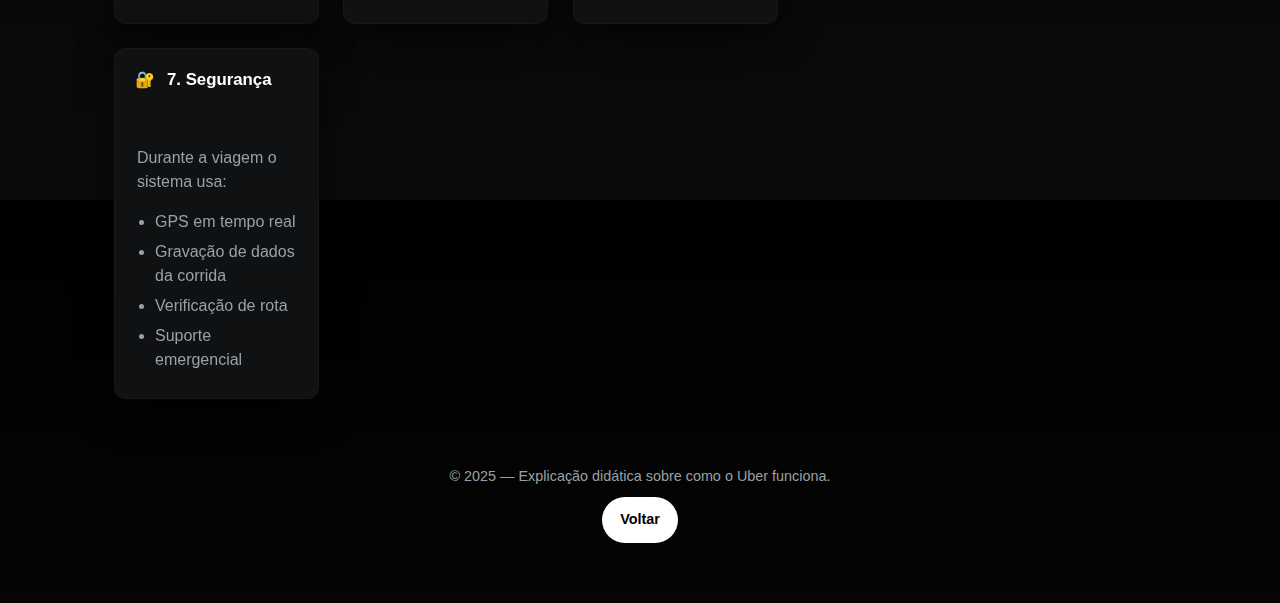
<file: PROJETOUber-main/PROJETOUber/detalhes.html>
<!DOCTYPE html>
<html lang="pt-BR">
<head>
    <meta charset="UTF-8">
    <meta name="viewport" content="width=device-width, initial-scale=1.0">
    <link rel="stylesheet" href="style.css">
    <title>Como funciona o Uber</title>
</head>
<body>
    <header class="hero">
        <div class="container">
            <h1>Como funciona o Uber? (Detalhes)</h1>
            <p class="lead">Explicação completa sobre o funcionamento técnico e operacional do Uber.</p>
            <nav class="main-nav" aria-label="Navegação principal">
                <a href="index.html" class="nav-btn">Início</a>
                <a href="detalhes.html" class="nav-btn">Entenda como funciona</a>
                <a href="parte-logica.html" class="nav-btn">Parte lógica</a>
            </nav>

            <div class="hero-features">
                <div class="feature">
                    <div class="icon">⚙️</div>
                    <div>
                        <h4>Processo completo</h4>
                        <p class="muted">7 etapas detalhadas</p>
                    </div>
                </div>
                <div class="feature">
                    <div class="icon">🔄</div>
                    <div>
                        <h4>Funcionamento em tempo real</h4>
                        <p class="muted">GPS e atualizações contínuas</p>
                    </div>
                </div>
                <div class="feature">
                    <div class="icon">📊</div>
                    <div>
                        <h4>Dados e análise</h4>
                        <p class="muted">Algoritmos inteligentes</p>
                    </div>
                </div>
            </div>

            <div class="cta-row">
                <a class="btn" href="parte-logica.html">Ver a tecnologia</a>
                <a class="btn secondary" href="index.html">Voltar ao início</a>
            </div>

        </div>
    </header>
<p></p>
    <main class="container">
        <div class="layout">
            <div class="content">
                <section class="overview">
                    <h2>Visão geral</h2>
                    <p>Resumo técnico: O passageiro envia dados → Uber recebe, valida e analisa. O sistema busca motoristas próximos → escolhe o mais eficiente. Viagem começa → GPS rastreia e atualiza preço. Viagem termina → sistema calcula o valor final. Ambos avaliam → dados são guardados.</p>
                </section>

                <section class="steps">
            <article class="card">
                <div class="card-header">🔍 <span class="card-title">1. Solicitação de viagem</span></div>
                <div class="card-body">
                    <p>No app o usuário informa:</p>
                    <ul>
                        <li>Ponto de partida (origem)</li>
                        <li>Destino</li>
                        <li>Tipo de veículo</li>
                        <li>Forma de pagamento</li>
                    </ul>
                    <p>O app usa o GPS para identificar a localização exata do passageiro.</p>
                </div>
            </article>

            <article class="card">
                <div class="card-header">📡 <span class="card-title">2. Encontro do motorista</span></div>
                <div class="card-body">
                    <p>Fatores considerados:</p>
                    <ul>
                        <li>Distância até o passageiro</li>
                        <li>Tempo estimado de chegada</li>
                        <li>Nível de demanda na região</li>
                        <li>Histórico do motorista</li>
                        <li>Rotas disponíveis</li>
                    </ul>
                </div>
            </article>

            <article class="card">
                <div class="card-header">🚘 <span class="card-title">3. Motorista recebe o pedido</span></div>
                <div class="card-body">
                    <p>O motorista vê:</p>
                    <ul>
                        <li>Localização do passageiro</li>
                        <li>Tipo de viagem</li>
                        <li>Tempo estimado para chegar</li>
                        <li>Preço estimado</li>
                    </ul>
                </div>
            </article>

            <article class="card">
                <div class="card-header">📍 <span class="card-title">4. Início da viagem</span></div>
                <div class="card-body">
                    <p>Durante a viagem o app faz:</p>
                    <ul>
                        <li>Cálculo do tempo</li>
                        <li>Cálculo da distância</li>
                        <li>Atualização do preço</li>
                        <li>Acompanhamento em tempo real no mapa</li>
                    </ul>
                </div>
            </article>

            <article class="card">
                <div class="card-header">💵 <span class="card-title">5. Cálculo do preço</span></div>
                <div class="card-body">
                    <p>O valor depende de:</p>
                    <ul>
                        <li>Distância percorrida</li>
                        <li>Tempo da viagem</li>
                        <li>Tarifa base</li>
                        <li>Multiplicador (tarifa dinâmica)</li>
                        <li>Pedágios</li>
                    </ul>
                </div>
            </article>

            <article class="card">
                <div class="card-header">⭐ <span class="card-title">6. Avaliação</span></div>
                <div class="card-body">
                    <p>Ao final ambos avaliam-se; notas influenciam a qualidade do serviço e o acesso às corridas.</p>
                </div>
            </article>

            <article class="card">
                <div class="card-header">🔐 <span class="card-title">7. Segurança</span></div>
                <div class="card-body">
                    <p>Durante a viagem o sistema usa:</p>
                    <ul>
                        <li>GPS em tempo real</li>
                        <li>Gravação de dados da corrida</li>
                        <li>Verificação de rota</li>
                        <li>Suporte emergencial</li>
                    </ul>
                </div>
            </article>
</section>
            </div>

            
        </div>
    </main>

   

    <footer class="site-footer">
        <div class="container">
            <p style="margin:0 0 10px">&copy; 2025 — Explicação didática sobre como o Uber funciona.</p>
            <p style="margin:10px 0 0"><a class="btn" href="index.html">Voltar</a></p>
        </div>
    </footer>

</body>
</html>
</file>
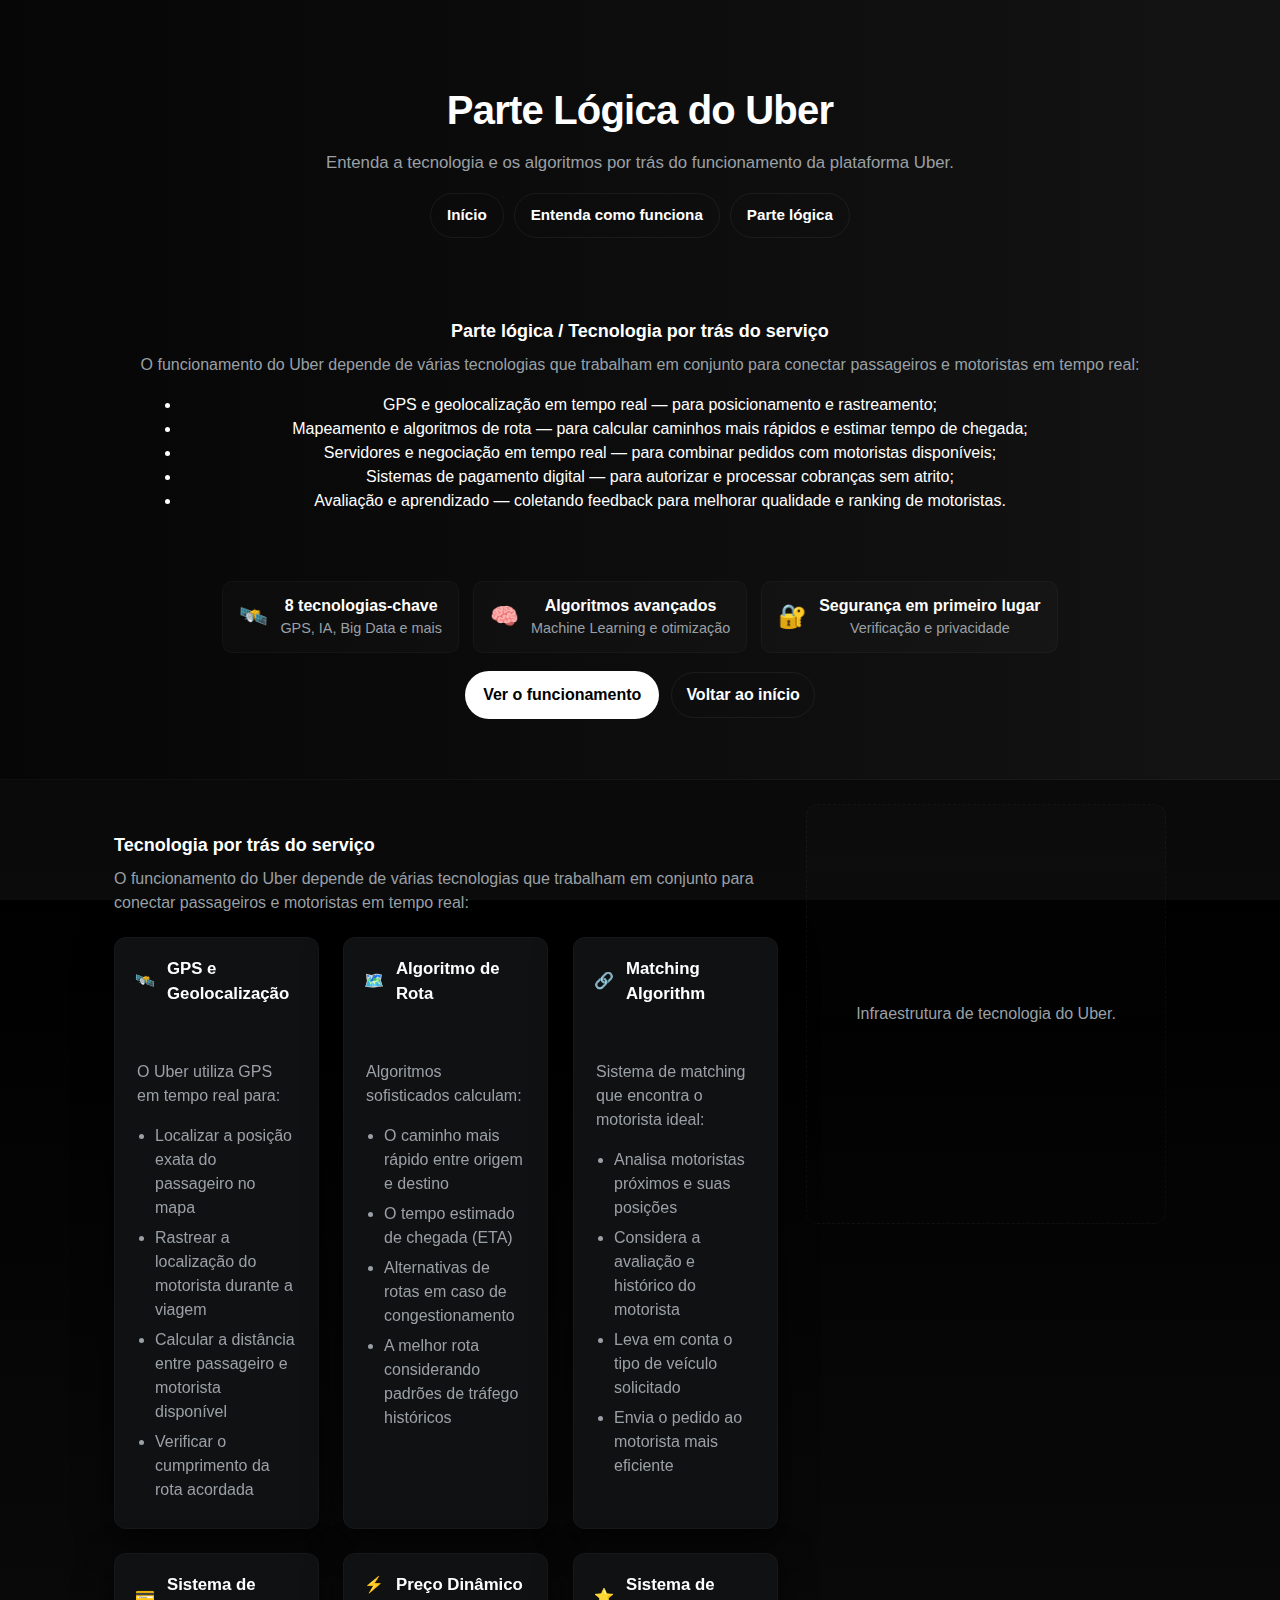
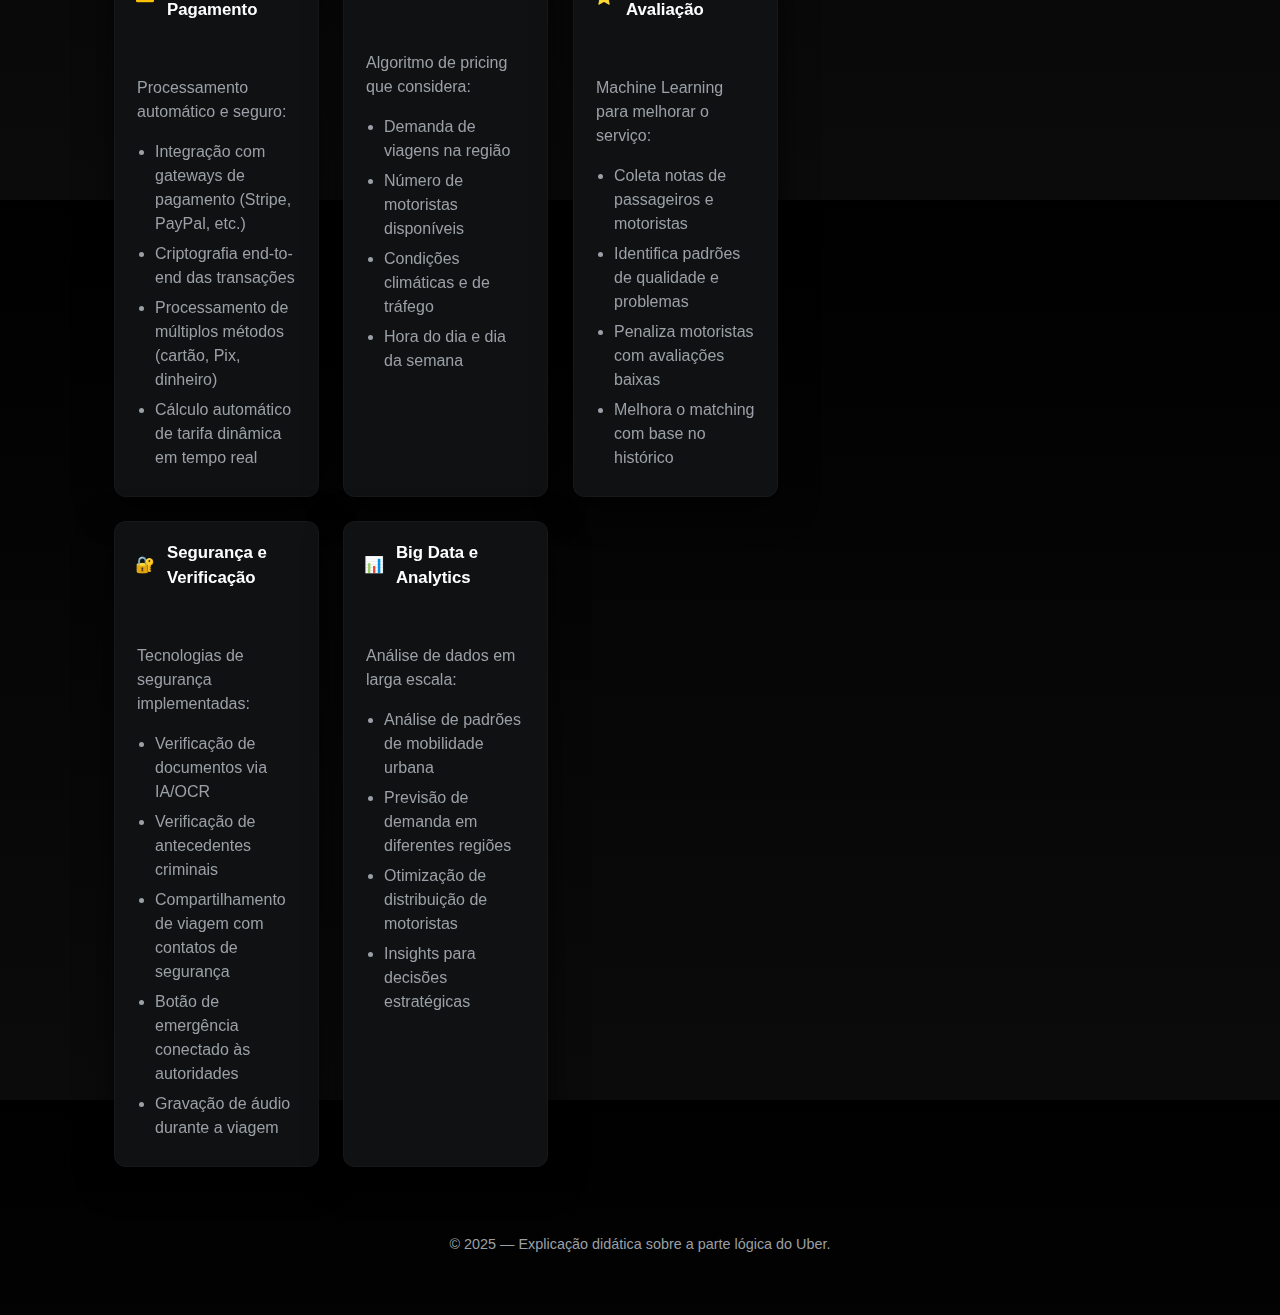
<file: PROJETOUber-main/PROJETOUber/parte-logica.html>
<!DOCTYPE html>
<html lang="pt-BR">
<head>
    <meta charset="UTF-8">
    <meta name="viewport" content="width=device-width, initial-scale=1.0">
    <link rel="stylesheet" href="style.css">
    <title>Parte Lógica - Como funciona o Uber?</title>
</head>
<body>
    <header class="hero">
        <div class="container">
            <h1>Parte Lógica do Uber</h1>
            <p class="lead">Entenda a tecnologia e os algoritmos por trás do funcionamento da plataforma Uber.</p>
            <nav class="main-nav" aria-label="Navegação principal">
                <a href="index.html" class="nav-btn">Início</a>
                <a href="detalhes.html" class="nav-btn">Entenda como funciona</a>
                <a href="parte-logica.html" class="nav-btn">Parte lógica</a>
            </nav>
<section id="parte-logica" class="container" style="margin-top:28px">
        <div class="overview">
            <h2>Parte lógica / Tecnologia por trás do serviço</h2>
            <p>O funcionamento do Uber depende de várias tecnologias que trabalham em conjunto para conectar passageiros e motoristas em tempo real:</p>
            <ul>
                <li>GPS e geolocalização em tempo real — para posicionamento e rastreamento;</li>
                <li>Mapeamento e algoritmos de rota — para calcular caminhos mais rápidos e estimar tempo de chegada;</li>
                <li>Servidores e negociação em tempo real — para combinar pedidos com motoristas disponíveis;</li>
                <li>Sistemas de pagamento digital — para autorizar e processar cobranças sem atrito;</li>
                <li>Avaliação e aprendizado — coletando feedback para melhorar qualidade e ranking de motoristas.</li>
            </ul>
        </div>
    </section>
            <div class="hero-features">
                <div class="feature">
                    <div class="icon">🛰️</div>
                    <div>
                        
                        <h4>8 tecnologias-chave</h4>
                        <p class="muted">GPS, IA, Big Data e mais</p>
                        
                    </div>
                </div>
                <div class="feature">
                    <div class="icon">🧠</div>
                    <div>
                        <h4>Algoritmos avançados</h4>
                        <p class="muted">Machine Learning e otimização</p>
                    </div>
                </div>
                <div class="feature">
                    <div class="icon">🔐</div>
                    <div>
                        <h4>Segurança em primeiro lugar</h4>
                        <p class="muted">Verificação e privacidade</p>
                    </div>
                </div>
            </div>

            <div class="cta-row">
                <a class="btn" href="detalhes.html">Ver o funcionamento</a>
                <a class="btn secondary" href="index.html">Voltar ao início</a>
            </div>

        </div>
    </header>

    <main class="container">
        <div class="layout">
            <div class="content">
                <section class="overview">
                    <h2>Tecnologia por trás do serviço</h2>
                    <p>O funcionamento do Uber depende de várias tecnologias que trabalham em conjunto para conectar passageiros e motoristas em tempo real:</p>
                </section>

                <section class="steps">
                    <article class="card">
                        <div class="card-header">🛰️ <span class="card-title">GPS e Geolocalização</span></div>
                        <div class="card-body">
                            <p>O Uber utiliza GPS em tempo real para:</p>
                            <ul>
                                <li>Localizar a posição exata do passageiro no mapa</li>
                                <li>Rastrear a localização do motorista durante a viagem</li>
                                <li>Calcular a distância entre passageiro e motorista disponível</li>
                                <li>Verificar o cumprimento da rota acordada</li>
                            </ul>
                        </div>
                    </article>

                    <article class="card">
                        <div class="card-header">🗺️ <span class="card-title">Algoritmo de Rota</span></div>
                        <div class="card-body">
                            <p>Algoritmos sofisticados calculam:</p>
                            <ul>
                                <li>O caminho mais rápido entre origem e destino</li>
                                <li>O tempo estimado de chegada (ETA)</li>
                                <li>Alternativas de rotas em caso de congestionamento</li>
                                <li>A melhor rota considerando padrões de tráfego históricos</li>
                            </ul>
                        </div>
                    </article>

                    <article class="card">
                        <div class="card-header">🔗 <span class="card-title">Matching Algorithm</span></div>
                        <div class="card-body">
                            <p>Sistema de matching que encontra o motorista ideal:</p>
                            <ul>
                                <li>Analisa motoristas próximos e suas posições</li>
                                <li>Considera a avaliação e histórico do motorista</li>
                                <li>Leva em conta o tipo de veículo solicitado</li>
                                <li>Envia o pedido ao motorista mais eficiente</li>
                            </ul>
                        </div>
                    </article>

                    <article class="card">
                        <div class="card-header">💳 <span class="card-title">Sistema de Pagamento</span></div>
                        <div class="card-body">
                            <p>Processamento automático e seguro:</p>
                            <ul>
                                <li>Integração com gateways de pagamento (Stripe, PayPal, etc.)</li>
                                <li>Criptografia end-to-end das transações</li>
                                <li>Processamento de múltiplos métodos (cartão, Pix, dinheiro)</li>
                                <li>Cálculo automático de tarifa dinâmica em tempo real</li>
                            </ul>
                        </div>
                    </article>

                    <article class="card">
                        <div class="card-header">⚡ <span class="card-title">Preço Dinâmico</span></div>
                        <div class="card-body">
                            <p>Algoritmo de pricing que considera:</p>
                            <ul>
                                <li>Demanda de viagens na região</li>
                                <li>Número de motoristas disponíveis</li>
                                <li>Condições climáticas e de tráfego</li>
                                <li>Hora do dia e dia da semana</li>
                            </ul>
                        </div>
                    </article>

                    <article class="card">
                        <div class="card-header">⭐ <span class="card-title">Sistema de Avaliação</span></div>
                        <div class="card-body">
                            <p>Machine Learning para melhorar o serviço:</p>
                            <ul>
                                <li>Coleta notas de passageiros e motoristas</li>
                                <li>Identifica padrões de qualidade e problemas</li>
                                <li>Penaliza motoristas com avaliações baixas</li>
                                <li>Melhora o matching com base no histórico</li>
                            </ul>
                        </div>
                    </article>

                    <article class="card">
                        <div class="card-header">🔐 <span class="card-title">Segurança e Verificação</span></div>
                        <div class="card-body">
                            <p>Tecnologias de segurança implementadas:</p>
                            <ul>
                                <li>Verificação de documentos via IA/OCR</li>
                                <li>Verificação de antecedentes criminais</li>
                                <li>Compartilhamento de viagem com contatos de segurança</li>
                                <li>Botão de emergência conectado às autoridades</li>
                                <li>Gravação de áudio durante a viagem</li>
                            </ul>
                        </div>
                    </article>

                    <article class="card">
                        <div class="card-header">📊 <span class="card-title">Big Data e Analytics</span></div>
                        <div class="card-body">
                            <p>Análise de dados em larga escala:</p>
                            <ul>
                                <li>Análise de padrões de mobilidade urbana</li>
                                <li>Previsão de demanda em diferentes regiões</li>
                                <li>Otimização de distribuição de motoristas</li>
                                <li>Insights para decisões estratégicas</li>
                            </ul>
                        </div>
                    </article>
                </section>
            </div>

            <aside class="preview">
                <div class="preview-inner">
                  
                    <p class="preview-note">Infraestrutura de tecnologia do Uber.</p>
                </div>
            </aside>
        </div>
    </main>

    <footer class="site-footer">
        <div class="container">&copy; 2025 — Explicação didática sobre a parte lógica do Uber.</div>
    </footer>

</body>
</html>
</file>
<file: style.css>
/* Paleta Uber-like: preto / cinza / branco */
:root{
    --bg:#000000;
    --card:#0f1113;
    --accent:#ffffff;
    --muted:#9aa0a6;
    --surface:#0b0b0b;
    --radius:12px;
}

*{box-sizing:border-box}
html,body{height:100%}
body{
    margin:0;
    font-family: -apple-system, BlinkMacSystemFont, 'Segoe UI', Roboto, 'Helvetica Neue', Arial;
    color:var(--accent);
    background: linear-gradient(180deg,var(--bg) 0%, #070707 60%, #0b0b0b 100%);
    -webkit-font-smoothing:antialiased;
    -moz-osx-font-smoothing:grayscale;
    line-height:1.5;
}

.container{
    max-width:1100px;
    margin:0 auto;
    padding:24px;
}

.hero{
    padding:56px 0 36px;
    background: linear-gradient(90deg, rgba(6,6,6,0.98), rgba(20,20,20,0.98));
    border-bottom:1px solid rgba(255,255,255,0.04);
    position: relative;
}
.header-logo{
    position: relative;
    margin: 0 auto 14px;
    z-index: 10;
    display: flex;
    align-items: center;
    justify-content: center;
}
.logo-img{
    height: 200px;
    width: auto;
    display: block;
    object-fit: contain;
    transition: height 200ms ease;
}
.hero h1{
    margin:0 0 10px;
    font-size:2.5rem;
    letter-spacing: -0.02em;
    color:var(--accent);
}
.hero .container{display:flex;flex-direction:column;align-items:center;text-align:center}
.lead{margin:0;color:var(--muted);font-size:1.05rem}

/* Responsividade do header para mobile */
@media (max-width: 720px){
    .header-logo{
        margin-bottom:12px;
    }
    .logo-img{
        height: 120px;
    }
    .hero h1{
        font-size: 2rem;
    }
    .lead{
        font-size: 0.95rem;
    }
    .main-nav{
        display: grid;
        grid-template-columns: repeat(2, 1fr);
        gap: 8px;
        width: 100%;
        max-width: 500px;
        justify-items: center;
    }
    .nav-btn{
        width: 100%;
        text-align: center;
        padding: 9px 12px;
        font-size: 0.9rem;
    }
}
@media (max-width: 480px){
    .header-logo{
        margin-bottom:10px;
    }
    .logo-img{
        height: 100px;
    }
    .hero{
        padding: 40px 0 28px;
    }
    .hero h1{
        font-size: 1.5rem;
        margin: 0 0 8px;
    }
    .lead{
        font-size: 0.85rem;
    }
    .main-nav{
        gap: 6px;
        margin-top: 12px;
        display: grid;
        grid-template-columns: repeat(2, 1fr);
        width: 100%;
        max-width: 400px;
    }
    .nav-btn{
        padding: 8px 10px;
        font-size: 0.8rem;
        width: 100%;
        text-align: center;
    }
}
@media (max-width: 360px){
    .logo-img{
        height: 90px;
    }
    .hero h1{
        font-size: 1.3rem;
    }
    .main-nav{
        grid-template-columns: 1fr;
        max-width: 300px;
    }
    .nav-btn{
        padding: 7px 8px;
        font-size: 0.75rem;
    }
}

.main-nav{margin-top:18px;display:flex;gap:10px;align-items:center;flex-wrap:wrap}
.nav-btn{
    color:var(--accent);
    background:transparent;
    border:1px solid rgba(255,255,255,0.06);
    padding:10px 16px;border-radius:999px;text-decoration:none;font-weight:600;font-size:0.95rem;transition:all 180ms ease;display:inline-block
}
.nav-btn:hover{background:rgba(255,255,255,0.03);border-color:rgba(255,255,255,0.12);transform:translateY(-2px)}

.overview{margin:10px 0 8px}
.overview h2{margin:0 0 8px;font-size:1.125rem;color:var(--accent)}
.overview p{margin:0;color:var(--muted)}

.steps{
    display:grid;
    grid-template-columns: repeat(3, 1fr); /* 3 colunas por linha em telas grandes */
    gap:24px;
    margin-top:22px;
}

/* Timeline vertical */
.steps.timeline{
    display:grid;
    grid-template-columns:repeat(2,1fr);
    gap:32px;
    position:relative;
    padding:40px 0;
}

.steps.timeline::before{
    display:none;
}

.timeline-item{
    display:flex;
    flex-direction:column;
    position:relative;
}

.timeline-dot{
    width:48px;
    height:48px;
    background:linear-gradient(135deg,rgba(255,255,255,0.1),rgba(255,255,255,0.05));
    border:2px solid rgba(255,255,255,0.15);
    border-radius:50%;
    display:flex;
    align-items:center;
    justify-content:center;
    font-weight:700;
    color:var(--accent);
    flex-shrink:0;
    position:relative;
    z-index:2;
    font-size:0.9rem;
    margin-bottom:16px;
}

.timeline-content{
    margin-left:0;
    flex:1;
}

.timeline-card{
    background:rgba(255,255,255,0.02);
    border:1px solid rgba(255,255,255,0.06);
    border-radius:12px;
    padding:24px;
    transition:all 300ms cubic-bezier(.2,.9,.2,1);
    position:relative;
    overflow:hidden;
}

.timeline-card::before{
    content:'';
    position:absolute;
    top:0;
    left:0;
    right:0;
    height:3px;
    background:linear-gradient(90deg,rgba(255,255,255,0.2),rgba(255,255,255,0.05));
}

.timeline-card:hover{
    background:rgba(255,255,255,0.05);
    border-color:rgba(255,255,255,0.12);
    transform:translateX(8px);
    box-shadow:0 12px 32px rgba(0,0,0,0.3);
}

.card-icon{
    font-size:2.2rem;
    margin-bottom:12px;
    display:block;
}

.timeline-card h3{
    margin:0 0 4px;
    font-size:1.2rem;
    color:var(--accent);
    font-weight:700;
}

.timeline-card .subtitle{
    margin:0 0 14px;
    color:var(--muted);
    font-size:0.9rem;
}

.card-details{
    margin-top:16px;
}

.card-details p{
    margin:0 0 12px;
    color:var(--muted);
    font-size:0.95rem;
    line-height:1.6;
}

.card-details ul{
    margin:0;
    padding-left:20px;
    list-style:none;
}

.card-details li{
    margin:6px 0;
    color:var(--muted);
    font-size:0.9rem;
    padding-left:16px;
    position:relative;
}

.card-details li::before{
    content:'→';
    position:absolute;
    left:0;
    color:rgba(255,255,255,0.3);
}

.pricing-card .card-details {
    background:rgba(255,255,255,0.01);
    padding:16px;
    border-radius:8px;
    border-left:3px solid rgba(255,255,255,0.1);
}

/* Responsividade: 2 colunas em telas médias, 1 coluna em telas pequenas */
@media (max-width:1000px){
    .steps{ grid-template-columns: repeat(2, 1fr); }
    .steps.timeline{grid-template-columns:1fr}
}
@media (max-width:600px){
    .steps{ grid-template-columns: 1fr; }
    .steps.timeline{grid-template-columns:1fr}
    .timeline-dot{width:40px;height:40px;font-size:0.8rem}
    .timeline-content{margin-left:0}
    .timeline-card{padding:18px}
    .card-icon{font-size:1.8rem}
    .timeline-card h3{font-size:1.05rem}
}

.card{
    background:var(--card);
    border:1px solid rgba(255,255,255,0.03);
    padding:0;border-radius:var(--radius);overflow:hidden;
    box-shadow: 0 10px 36px rgba(0,0,0,0.65);
    display:flex;
    flex-direction:column;
    min-height:260px; /* torna as caixas visivelmente maiores */
}
.card{transition:transform 220ms cubic-bezier(.2,.9,.2,1), box-shadow 220ms ease;will-change:transform}
.card:hover{transform:translateY(-6px) scale(1.02);box-shadow: 0 22px 48px rgba(0,0,0,0.7);z-index:2;cursor:pointer}
.card-header{padding:18px 20px;background:transparent;font-weight:600;display:flex;align-items:center;gap:12px}
.card-title{font-weight:700;font-size:1.05rem}
.card-body{padding:20px 22px;color:var(--muted);font-size:1rem}
.card-body ul{margin:8px 0 0;padding-left:18px}
.card-body li{margin-bottom:6px}

.site-footer{padding:18px 0 36px;color:var(--muted);text-align:center;font-size:0.9rem}

/* Hero features (deixe o site mais vivo) */
.hero-features{display:flex;gap:14px;margin-top:20px;justify-content:center;flex-wrap:wrap}
.feature{background: rgba(255,255,255,0.02);border:1px solid rgba(255,255,255,0.03);padding:12px 16px;border-radius:10px;min-width:200px;display:flex;gap:12px;align-items:center;transition:transform 180ms ease, box-shadow 180ms ease}
.feature:hover{transform:translateY(-6px);box-shadow:0 12px 30px rgba(0,0,0,0.5)}
.feature .icon{font-size:1.45rem}
.feature h4{margin:0;font-size:1rem;color:var(--accent)}
.feature p{margin:0;color:var(--muted);font-size:0.9rem}

.cta-row{margin-top:18px;display:flex;gap:12px;align-items:center;justify-content:center}
.btn{display:inline-block;background:var(--accent);color:#000;padding:12px 18px;border-radius:999px;font-weight:700;text-decoration:none;transition:transform 160ms ease, box-shadow 160ms ease, opacity 160ms ease}
.btn:hover{transform:translateY(-3px);box-shadow:0 16px 40px rgba(0,0,0,0.45)}
.btn.secondary{background:transparent;color:var(--accent);border:1px solid rgba(255,255,255,0.06);padding:10px 14px;border-radius:999px}

/* Layout com área reservada à direita */
.layout{display:grid;grid-template-columns:1fr 360px;gap:28px;align-items:start}
.preview{background: linear-gradient(180deg, rgba(255,255,255,0.01), rgba(255,255,255,0.00));border: 1px dashed rgba(255,255,255,0.04);border-radius:var(--radius);min-height:420px;display:flex;align-items:center;justify-content:center;color:var(--muted);overflow:visible}
.preview-inner{padding:18px;text-align:center; position:relative}

@media (max-width:900px){.layout{grid-template-columns:1fr}.preview{min-height:220px;margin-top:12px}}
@media (max-width:720px){.hero h1{font-size:1.8rem}.feature{min-width:160px}}

a:focus,button:focus{outline:2px solid rgba(255,255,255,0.12);outline-offset:2px}

/* pequenas utilidades */
.muted{color:var(--muted)}
.preview-img{
    display:block;
    width:100%;
    max-width:900px; /* limite máximo para telas grandes */
    height:auto;
    max-height:65vh; /* proporcional à altura da viewport */
    object-fit:contain;
    transform:none;
    margin:0 auto;
    border-radius:8px;
    box-shadow:0 8px 24px rgba(0,0,0,0.45);
}

/* Quando a tela for muito estreita, reduzir o max-height para não ocuparem toda a altura */
@media (max-width:720px){
    .preview-img{max-height:45vh}
}
@media (max-width:420px){
    .preview-img{max-height:35vh}
}

/* Estilos para página inicial melhorada */

/* Nav ativo */
.nav-btn.active{background:rgba(255,255,255,0.08);border-color:rgba(255,255,255,0.15)}

/* Seção Intro - Layout: Imagem em cima, texto embaixo */
.intro-section{display:grid;grid-template-columns:1fr;gap:32px;align-items:start;margin:64px 0;padding:48px 0;border-top:1px solid rgba(255,255,255,0.04);border-bottom:1px solid rgba(255,255,255,0.04)}
.intro-visual{display:flex;align-items:center;justify-content:center;width:100%;order:-1}
.visual-container{position:relative;width:100%;aspect-ratio:16/9;display:flex;align-items:center;justify-content:center;background:rgba(255,255,255,0.01);border:1px solid rgba(255,255,255,0.06);border-radius:16px;overflow:hidden}
.intro-content h2{font-size:2rem;margin:0 0 20px;color:var(--accent);font-weight:700}
.intro-content p{font-size:1.1rem;color:var(--muted);line-height:1.7;margin:0}

/* Entity Cards */
.entity-card{background:rgba(255,255,255,0.01);border:1px solid rgba(255,255,255,0.06);border-radius:12px;padding:24px;transition:all 300ms cubic-bezier(.2,.9,.2,1)}
.entity-card:hover{background:rgba(255,255,255,0.03);border-color:rgba(255,255,255,0.12);transform:translateY(-4px);box-shadow:0 8px 24px rgba(0,0,0,0.3)}
.entity-card h4{margin:0 0 12px;color:var(--accent);font-size:1.1rem}
.entity-card p{margin:0;color:var(--muted);font-size:0.95rem;line-height:1.6}

/* DB Section */
.db-section{margin:80px 0}
.db-visual{display:flex;align-items:center;justify-content:center;width:100%;margin-bottom:48px}
.db-info h2{font-size:2rem;margin:0 0 32px;color:var(--accent);font-weight:700}
.db-info h3{font-size:1.5rem;margin:32px 0 24px;color:var(--accent)}

/* Code Section */
.code-section{background:rgba(255,255,255,0.01);border:1px solid rgba(255,255,255,0.06);border-radius:16px;padding:32px}
.code-section h3{margin:0 0 24px;color:var(--accent);font-size:1.3rem}

/* Quick Stats */
.quick-stats{display:flex;gap:20px;margin-top:32px;flex-wrap:wrap}
.stat-box{background:rgba(255,255,255,0.03);border:1px solid rgba(255,255,255,0.06);padding:20px;border-radius:12px;flex:1;min-width:120px;text-align:center;transition:all 280ms ease}
.stat-box:hover{background:rgba(255,255,255,0.06);transform:translateY(-4px);box-shadow:0 8px 24px rgba(0,0,0,0.3)}
.stat-value{display:block;font-size:1.8rem;font-weight:700;color:var(--accent);margin-bottom:6px}
.stat-name{display:block;font-size:0.9rem;color:var(--muted)}

/* Flow Section */
.flow-section{margin:80px 0;text-align:center}
.flow-section h2{font-size:2rem;margin:0 0 48px;color:var(--accent)}
.flow-steps{display:flex;align-items:center;justify-content:center;gap:12px;flex-wrap:wrap;margin-top:40px}
.flow-item{background:rgba(255,255,255,0.02);border:1px solid rgba(255,255,255,0.06);border-radius:16px;padding:24px 20px;min-width:140px;flex:0 0 calc(25% - 15px);transition:all 300ms cubic-bezier(.2,.9,.2,1)}
.flow-item:hover{transform:translateY(-8px);background:rgba(255,255,255,0.05);border-color:rgba(255,255,255,0.12);box-shadow:0 16px 40px rgba(0,0,0,0.3)}
.flow-number{font-size:2rem;font-weight:700;color:var(--accent);margin-bottom:12px}
.flow-item h3{margin:0 0 8px;font-size:1.1rem;color:var(--accent)}
.flow-item p{margin:0;color:var(--muted);font-size:0.9rem}
.flow-arrow{font-size:1.8rem;color:rgba(255,255,255,0.15);display:none}

/* Topics Section */
.topics-section{margin:80px 0}
.topics-section h2{font-size:2rem;margin:0 0 40px;color:var(--accent)}
.topics-grid{display:grid;grid-template-columns:repeat(2,1fr);gap:28px}
.topic-card{background:rgba(255,255,255,0.02);border:1px solid rgba(255,255,255,0.06);border-radius:16px;padding:32px 24px;transition:all 300ms cubic-bezier(.2,.9,.2,1);position:relative;overflow:hidden}
.topic-card::before{content:'';position:absolute;top:0;left:0;right:0;height:3px;background:linear-gradient(90deg,rgba(255,255,255,0.2),rgba(255,255,255,0.05));opacity:0;transition:opacity 300ms ease}
.topic-card:hover{transform:translateY(-8px);background:rgba(255,255,255,0.05);border-color:rgba(255,255,255,0.12);box-shadow:0 16px 40px rgba(0,0,0,0.3)}
.topic-card:hover::before{opacity:1}
.topic-icon{font-size:2.5rem;margin-bottom:16px;display:block}
.topic-card h3{margin:0 0 12px;font-size:1.3rem;color:var(--accent);font-weight:700}
.topic-card p{margin:0 0 20px;color:var(--muted);font-size:0.95rem;line-height:1.6}
.topic-link{color:var(--accent);text-decoration:none;font-weight:600;transition:all 200ms ease;display:inline-flex;align-items:center}
.topic-link:hover{gap:4px}

/* Final CTA */
.final-cta{text-align:center;margin:80px 0 60px;padding:48px;background:rgba(255,255,255,0.02);border:1px solid rgba(255,255,255,0.06);border-radius:20px;transition:all 400ms ease}
.final-cta:hover{background:rgba(255,255,255,0.04);border-color:rgba(255,255,255,0.12);box-shadow:0 20px 50px rgba(0,0,0,0.3)}
.final-cta h2{font-size:1.8rem;margin:0 0 16px;color:var(--accent)}
.final-cta p{margin:0 0 28px;color:var(--muted);font-size:1rem;max-width:500px;margin-left:auto;margin-right:auto}
.cta-buttons{display:flex;gap:16px;justify-content:center;flex-wrap:wrap}

/* Botão primário */
.btn-primary{background:linear-gradient(135deg, rgba(255,255,255,0.95), rgba(255,255,255,0.8));color:#000;font-weight:700}
.btn-primary:hover{background:linear-gradient(135deg, rgba(255,255,255,1), rgba(255,255,255,0.9));box-shadow:0 16px 40px rgba(0,0,0,0.5)}

/* Feature interativa */
.feature-interactive{transition:all 300ms cubic-bezier(.2,.9,.2,1)}
.feature-interactive:hover{background:rgba(255,255,255,0.05);border-color:rgba(255,255,255,0.12);box-shadow:0 12px 32px rgba(0,0,0,0.4);transform:translateY(-8px) scale(1.02)}

/* Topic card interativa */
.topic-card-interactive{cursor:pointer}

/* Responsividade */
@media (max-width:900px){
    .intro-section{grid-template-columns:1fr;gap:32px;margin:48px 0;padding:32px 0}
    .intro-visual{min-height:300px}
    .visual-container{aspect-ratio:4/3}
    .flow-steps{flex-direction:column}
    .flow-item{flex:1;width:100%;min-width:auto}
    .flow-arrow{display:none}
    .topics-grid{grid-template-columns:1fr}
    .fatores-grid{grid-template-columns:repeat(2,1fr)}
}

@media (max-width:600px){
    .intro-content h2{font-size:1.6rem}
    .intro-section{padding:24px 0;margin:40px 0}
    .visual-container{aspect-ratio:3/2}
    .quick-stats{gap:12px}
    .stat-box{padding:16px 12px;min-width:auto;flex:1}
    .flow-section h2{font-size:1.6rem}
    .flow-item{min-width:120px;padding:16px 12px;font-size:0.9rem}
    .topics-section h2{font-size:1.6rem}
    .topic-card{padding:24px 16px}
    .topic-icon{font-size:2rem}
    .topic-card h3{font-size:1.1rem}
    .final-cta{margin:60px 0 40px;padding:32px 20px}
    .final-cta h2{font-size:1.5rem}
    .cta-buttons{gap:10px}
    .btn{padding:10px 16px;font-size:0.95rem}
    .entity-card{padding:16px}
    .db-section{margin:60px 0}
    .fatores-grid{grid-template-columns:1fr}
}

.site-logo{
    position:fixed;
    top:6px;
    left:50%;
    transform:translateX(-50%);
    z-index:9999;
    width:160px;
    height:auto;
    display:block;
    pointer-events:none;
}
@media (max-width:420px){
    .site-logo{width:120px}
}

/* Estilos para cards expandáveis */
.card.expandable{position:relative;cursor:pointer}
.card.expandable .card-header.clickable{cursor:pointer;transition:background 200ms ease}
.card.expandable .card-header.clickable:hover{background:rgba(255,255,255,0.02)}
.toggle-icon{display:inline-block;margin-left:auto;transition:transform 300ms ease;font-weight:700}
.card.expandable.collapsed .expanded-content{display:none}
.card.expandable.collapsed .toggle-icon{transform:rotate(180deg)}
.step-number{display:inline-flex;align-items:center;justify-content:center;width:48px;height:48px;background:rgba(255,255,255,0.06);border-radius:50%;font-weight:700;font-size:1.1rem;margin-right:12px}
.card-subtitle{margin:4px 0 0;font-size:0.85rem;color:var(--muted)}

/* Info box dentro dos cards */
.info-box{background:rgba(255,255,255,0.03);border-left:3px solid rgba(255,255,255,0.12);padding:12px 16px;margin-top:16px;border-radius:6px;font-size:0.95rem}

/* Formula box */
.formula-box{background:rgba(255,255,255,0.05);padding:16px;border-radius:8px;font-family:'Courier New', monospace;font-size:0.9rem;overflow-x:auto;border:1px solid rgba(255,255,255,0.08);color:#b8e6ff}

/* FAQ Section */
.faq-section{margin-top:48px}
.faq-section h2{margin-bottom:24px;font-size:1.8rem;color:var(--accent)}
.faq-container{display:grid;gap:16px}
.faq-item{background:rgba(255,255,255,0.01);border:1px solid rgba(255,255,255,0.04);border-radius:var(--radius);overflow:hidden}
.faq-question{width:100%;background:transparent;border:none;padding:18px 24px;text-align:left;cursor:pointer;display:flex;justify-content:space-between;align-items:center;color:var(--accent);font-weight:600;font-size:1rem;transition:all 200ms ease}
.faq-question:hover{background:rgba(255,255,255,0.03)}
.faq-icon{transition:transform 300ms ease;display:inline-block}
.faq-item.active .faq-icon{transform:rotate(180deg)}
.faq-answer{max-height:0;overflow:hidden;transition:max-height 300ms ease}
.faq-item.active .faq-answer{max-height:500px}
.faq-answer p{padding:0 24px 24px;color:var(--muted);line-height:1.6}

/* Stats Section */
.stats-section{margin-top:48px}
.stats-section h2{margin-bottom:24px;font-size:1.8rem;color:var(--accent)}
.stats-grid{display:grid;grid-template-columns:repeat(auto-fit,minmax(220px,1fr));gap:24px}
.stat-card{background:rgba(255,255,255,0.02);border:1px solid rgba(255,255,255,0.06);border-radius:var(--radius);padding:28px 24px;text-align:center;transition:all 280ms cubic-bezier(.2,.9,.2,1)}
.stat-card:hover{transform:translateY(-8px);background:rgba(255,255,255,0.04);border-color:rgba(255,255,255,0.12);box-shadow:0 16px 40px rgba(0,0,0,0.4)}
.stat-number{font-size:2.4rem;font-weight:700;color:var(--accent);margin-bottom:8px}
.stat-label{font-weight:600;color:var(--accent);font-size:1.1rem;margin-bottom:8px}
.stat-desc{color:var(--muted);font-size:0.95rem}

/* Responsividade para new elements */
@media (max-width:768px){
    .step-number{width:40px;height:40px;font-size:0.9rem}
    .stats-grid{grid-template-columns:repeat(2,1fr)}
    .faq-question{padding:14px 18px}
}
@media (max-width:480px){
    .stats-grid{grid-template-columns:1fr}
    .stat-card{padding:20px 16px}
    .stat-number{font-size:2rem}
}

/* Lightbox / Image modal */
.img-modal-overlay{position:fixed;inset:0;display:none;align-items:center;justify-content:center;background:rgba(0,0,0,0.86);z-index:9999;padding:20px}
.img-modal-overlay.active{display:flex}
.img-modal-wrap{position:relative;max-width:1100px;width:100%;max-height:95%;display:flex;align-items:center;justify-content:center}
.img-modal-wrap img{max-width:100%;max-height:100%;border-radius:10px;display:block;box-shadow:0 24px 60px rgba(0,0,0,0.8)}
.img-modal-close{position:absolute;top:-8px;right:-8px;background:rgba(255,255,255,0.06);border:1px solid rgba(255,255,255,0.08);color:var(--accent);padding:8px 10px;border-radius:10px;cursor:pointer;font-weight:700}
.preview-inner .preview-img{cursor:pointer}

/* ===== Responsividade: ajustes finos para celular ===== */
/* Base: reduzir padding e ajustar tipografia em telas pequenas */
@media (max-width:900px){
    .container{padding:18px;max-width:900px}
    .hero{padding:36px 0}
    .hero h1{font-size:2rem}
    .lead{font-size:1rem}
    .intro-section{padding:28px 0}
    .intro-visual{min-height:220px}
}

@media (max-width:720px){
    html,body{font-size:15.5px}
    .container{padding:16px}
    .hero h1{font-size:1.75rem}
    .lead{font-size:0.98rem}
    .intro-section{grid-template-columns:1fr;gap:18px;padding:22px 0}
    .preview{min-height:160px}
    .preview-inner{padding:12px}
    .preview-inner .preview-img{width:100%;height:auto;object-fit:contain;transform:none}
    .topics-grid{grid-template-columns:1fr}
    .topic-card{padding:20px}
    .quick-stats{flex-direction:column;gap:12px}
    .stat-value{font-size:1.4rem}
    .stat-name{font-size:0.85rem}
    .exemplo-box{flex-direction:column}
    .formula-box{font-size:0.85rem;padding:12px}
    .card{min-height:auto}
    .flow-item{min-width:auto;padding:16px}
    .flow-number{font-size:1.6rem}
}

@media (max-width:480px){
    html,body{font-size:15px}
    .hero h1{font-size:1.45rem}
    .lead{font-size:0.95rem}
    .btn{padding:10px 12px;font-size:0.95rem}
    .btn-large{padding:12px 18px}
    .stat-value{font-size:1.2rem}
    .stat-name{font-size:0.82rem}
    .topic-icon{font-size:1.8rem}
    .topic-card p{font-size:0.9rem}
    .preview{padding:8px}
    .preview-inner .preview-img{border-radius:6px}
    .simulador-card{padding:20px}
    .form-group input,.form-group select{padding:12px}
    .form-row{grid-template-columns:1fr}
    .options-grid{grid-template-columns:1fr}
    .fatores-grid{grid-template-columns:1fr}
    .info-cards-grid{grid-template-columns:1fr 1fr}
    .exemplo-item{width:100%}
    .formula-box{font-size:0.82rem}
}

@media (max-width:360px){
    html,body{font-size:14.5px}
    .hero{padding:24px 0}
    .hero h1{font-size:1.25rem}
    .lead{font-size:0.9rem}
    .topic-card h3{font-size:1.05rem}
    .preview-inner .preview-img{max-width:100%;height:auto}
}

/* Lightbox adjustments for small screens */
.img-modal-wrap{max-width:95%;padding:8px}
.img-modal-wrap img{max-height:calc(100vh - 80px);width:auto;height:auto}
.img-modal-close{top:8px;right:8px}

/* Ensure formula/code boxes scroll horizontally on very small screens */
.formula-box{overflow:auto}


/* ========== PÁGINA DE SIMULAÇÃO ========== */

/* Seção do Simulador */
.simulador-section{margin:60px 0}
.simulador-card{background:rgba(255,255,255,0.02);border:1px solid rgba(255,255,255,0.06);border-radius:20px;padding:48px;margin-bottom:60px}
.simulador-card h2{font-size:1.8rem;margin:0 0 12px;color:var(--accent)}
.simulador-desc{color:var(--muted);font-size:1rem;margin:0 0 32px;line-height:1.6}

/* Formulário de Simulação */
.simulador-form{display:flex;flex-direction:column;gap:24px}
.form-section{border:1px solid rgba(255,255,255,0.04);border-radius:12px;padding:20px;background:rgba(255,255,255,0.01)}
.section-title{margin:0 0 16px;font-size:1.1rem;color:var(--accent);font-weight:700}
.form-group{display:flex;flex-direction:column;gap:8px}
.form-group label{color:var(--accent);font-weight:600;font-size:1rem}
.form-group input,.form-group select{background:rgba(255,255,255,0.02);border:1px solid rgba(255,255,255,0.06);color:var(--accent);padding:14px 16px;border-radius:12px;font-size:1rem;transition:all 200ms ease;font-family:inherit}
.form-group input:focus,.form-group select:focus{outline:none;background:rgba(255,255,255,0.04);border-color:rgba(255,255,255,0.15);box-shadow:0 0 0 3px rgba(255,255,255,0.08)}
.form-group input::placeholder{color:var(--muted)}
.form-group small{color:var(--muted);font-size:0.85rem}

/* Fix: ensure select options are visible on dark backgrounds */
.form-group select option{
    background: var(--card);
    color: var(--accent);
}
.form-group select:focus{outline:none}

/* Row de formulário */
.form-row{display:grid;grid-template-columns:1fr auto 1fr;gap:16px;align-items:flex-end}
.form-row-2{display:grid;grid-template-columns:1fr 1fr;gap:16px}

/* Divisor vertical */
.form-divider-vertical{display:flex;justify-content:center;align-items:flex-end;color:rgba(255,255,255,0.1);margin-bottom:24px}

/* Opções de seleção */
.form-group-options{margin-bottom:8px}
.form-group-options label:first-of-type{color:var(--accent);font-weight:600;font-size:1rem;display:block;margin-bottom:12px}
.options-grid{display:grid;grid-template-columns:repeat(3,1fr);gap:12px}
.option-item{position:relative}
.option-item input{display:none}
.option-label{display:flex;align-items:center;gap:12px;background:rgba(255,255,255,0.01);border:2px solid rgba(255,255,255,0.06);border-radius:10px;padding:14px 16px;cursor:pointer;transition:all 200ms ease}
.option-item input:checked+.option-label{background:rgba(255,255,255,0.08);border-color:rgba(255,255,255,0.15);box-shadow:0 0 0 3px rgba(255,255,255,0.08)}
.option-icon{font-size:1.8rem;flex-shrink:0}
.option-text{text-align:left}
.option-text strong{display:block;color:var(--accent);font-size:1rem}
.option-text small{display:block;color:var(--muted);font-size:0.8rem;margin-top:2px}

/* Botão grande */
.btn-large{padding:16px 32px;font-size:1.1rem;display:flex;align-items:center;justify-content:center;gap:10px;margin-top:8px}
.btn-icon{display:inline-block}

/* Cards informativos */
.info-cards-grid{display:grid;grid-template-columns:repeat(4,1fr);gap:20px;margin-top:40px}
.info-card{background:rgba(255,255,255,0.01);border:1px solid rgba(255,255,255,0.04);border-radius:12px;padding:20px;text-align:center;transition:all 300ms ease}
.info-card:hover{background:rgba(255,255,255,0.03);border-color:rgba(255,255,255,0.1);transform:translateY(-4px)}
.info-icon{font-size:2rem;margin-bottom:12px;display:block}
.info-card h4{margin:0 0 8px;font-size:1rem;color:var(--accent);font-weight:600}
.info-card p{margin:0 0 8px;font-size:1.3rem;font-weight:700;color:var(--accent)}
.info-card small{color:var(--muted);font-size:0.85rem}

/* Seção de Fatores */
.fatores-section{margin:80px 0}
.fatores-section h2{font-size:1.8rem;margin:0 0 40px;color:var(--accent)}
.fatores-grid{display:grid;grid-template-columns:repeat(4,1fr);gap:20px}
.fator-card{background:rgba(255,255,255,0.02);border:1px solid rgba(255,255,255,0.06);border-radius:16px;padding:28px 20px;text-align:center;transition:all 300ms ease}
.fator-card:hover{transform:translateY(-8px);background:rgba(255,255,255,0.05);border-color:rgba(255,255,255,0.12);box-shadow:0 16px 40px rgba(0,0,0,0.3)}
.fator-icon{font-size:2.5rem;margin-bottom:12px;display:block}
.fator-card h3{margin:0 0 16px;font-size:1.1rem;color:var(--accent);font-weight:700}
.fator-list{list-style:none;padding:0;margin:0;text-align:left}
.fator-list li{background:rgba(255,255,255,0.01);border:1px solid rgba(255,255,255,0.04);padding:10px;border-radius:8px;margin-bottom:8px;color:var(--muted);font-size:0.9rem}
.fator-list li:last-child{margin-bottom:0}
.fator-list strong{color:var(--accent)}

/* Seção de Exemplo */
.exemplo-section{margin:80px 0}
.exemplo-section h2{font-size:1.8rem;margin:0 0 40px;color:var(--accent)}
.exemplo-box{background:rgba(255,255,255,0.02);border:1px solid rgba(255,255,255,0.06);border-radius:16px;padding:32px;display:flex;flex-wrap:wrap;align-items:center;justify-content:center;gap:16px}
.exemplo-item{background:rgba(255,255,255,0.01);border:1px solid rgba(255,255,255,0.04);padding:16px 20px;border-radius:10px;text-align:center;flex:0 0 auto}
.exemplo-label{display:block;color:var(--muted);font-size:0.85rem;margin-bottom:4px}
.exemplo-valor{display:block;font-size:1.3rem;font-weight:700;color:var(--accent)}
.exemplo-item small{display:block;color:var(--muted);font-size:0.75rem;margin-top:4px}
.exemplo-calculo{font-size:1.4rem;color:rgba(255,255,255,0.2);font-weight:700}
.exemplo-item.exemplo-final{background:linear-gradient(135deg,rgba(255,255,255,0.08),rgba(255,255,255,0.03));border-color:rgba(255,255,255,0.12)}
.exemplo-item.exemplo-final .exemplo-valor{font-size:1.6rem}

/* Resultado da Simulação */
.resultado-container{margin-top:32px}
.resultado{background:rgba(255,255,255,0.02);border:2px solid rgba(255,255,255,0.08);border-radius:16px;padding:28px;animation:slideIn 400ms ease}
.resultado h3{margin:0 0 24px;font-size:1.4rem;color:var(--accent)}
.resultado-detalhes{margin-bottom:24px;padding:20px;background:rgba(255,255,255,0.01);border:1px solid rgba(255,255,255,0.04);border-radius:12px}
.resultado-detalhes h4{margin:0 0 16px;font-size:1rem;color:var(--accent);font-weight:700}
.resultado-grid{display:grid;grid-template-columns:repeat(2,1fr);gap:16px}
.resultado-item{background:rgba(255,255,255,0.01);border:1px solid rgba(255,255,255,0.04);padding:16px;border-radius:10px;text-align:center}
.resultado-label{display:block;color:var(--muted);font-size:0.9rem;margin-bottom:8px}
.resultado-valor{display:block;color:var(--accent);font-size:1.4rem;font-weight:700}

/* Cálculo detalhado */
.calculo-detalhado{background:rgba(255,255,255,0.01);border:1px solid rgba(255,255,255,0.04);border-radius:10px;padding:16px}
.calculo-linha{display:flex;justify-content:space-between;align-items:center;padding:8px 0;border-bottom:1px solid rgba(255,255,255,0.02);font-size:0.95rem;color:var(--muted)}
.calculo-linha:last-child{border-bottom:none}
.calculo-linha.destaque{background:rgba(255,255,255,0.02);padding:8px 12px;border-radius:6px;border-bottom:none;font-weight:700;color:var(--accent)}
.calculo-valor{font-weight:700;color:var(--accent)}

.resultado-preco{background:linear-gradient(135deg,rgba(255,255,255,0.08),rgba(255,255,255,0.03));border:1px solid rgba(255,255,255,0.12);padding:20px;border-radius:12px;display:flex;justify-content:space-between;align-items:center;margin-bottom:16px}
.resultado-preco span:first-child{color:var(--muted);font-weight:600}
.preco-valor{font-size:2.2rem;font-weight:700;color:var(--accent)}
.resultado-nota{display:block;color:var(--muted);font-size:0.85rem;text-align:center}

/* Estados de carregamento e erro */
.carregando{display:flex;align-items:center;gap:12px;color:var(--muted);font-size:1rem;padding:20px;text-align:center;justify-content:center}
.spinner{display:inline-block;width:20px;height:20px;border:2px solid rgba(255,255,255,0.1);border-top-color:var(--accent);border-radius:50%;animation:spin 1s linear infinite}
@keyframes spin{to{transform:rotate(360deg)}}

/* ===== ESTILOS ISOLADOS PARA PÁGINA PARTE-LÓGICA ===== */
/* Estes estilos são específicos para a página parte-logica.html e não afetam outras páginas */

/* Seção de Mockups */
.mockups-section{margin:80px 0;padding:48px 0;border-top:1px solid rgba(255,255,255,0.04);border-bottom:1px solid rgba(255,255,255,0.04)}
.mockups-section h2{font-size:2rem;margin:0 0 16px;color:var(--accent);font-weight:700;text-align:center}
.section-intro{color:var(--muted);font-size:1.05rem;text-align:center;margin:0 0 48px;max-width:700px;margin-left:auto;margin-right:auto}

/* Container de Mockups */
.mockups-container{display:grid;grid-template-columns:repeat(auto-fit,minmax(300px,1fr));gap:40px;margin-bottom:64px}
.mockup-card{background:rgba(255,255,255,0.01);border:1px solid rgba(255,255,255,0.06);border-radius:16px;padding:24px;transition:all 300ms cubic-bezier(.2,.9,.2,1);overflow:hidden}
.mockup-card:hover{background:rgba(255,255,255,0.03);border-color:rgba(255,255,255,0.12);transform:translateY(-8px);box-shadow:0 16px 40px rgba(0,0,0,0.3)}
.mockup-title{font-size:1.2rem;font-weight:700;color:var(--accent);margin-bottom:16px}
.mockup-img{width:100%;height:auto;border-radius:12px;display:block;border:1px solid rgba(255,255,255,0.06)}
.mockup-desc{color:var(--muted);font-size:0.95rem;margin-top:16px;line-height:1.6}

/* Seção de Explicação dos Mockups */
.mockup-explanation{background:rgba(255,255,255,0.01);border:1px solid rgba(255,255,255,0.06);border-radius:16px;padding:48px;margin-top:48px}
.mockup-explanation h3{font-size:1.5rem;margin:0 0 32px;color:var(--accent);text-align:center;font-weight:700}
.explanation-grid{display:grid;grid-template-columns:repeat(auto-fit,minmax(220px,1fr));gap:28px}
.explanation-item{background:rgba(255,255,255,0.02);border:1px solid rgba(255,255,255,0.06);border-radius:12px;padding:24px;text-align:center;transition:all 300ms ease}
.explanation-item:hover{background:rgba(255,255,255,0.05);border-color:rgba(255,255,255,0.12);transform:translateY(-4px)}
.explanation-icon{font-size:2.5rem;display:block;margin-bottom:12px}
.explanation-item h4{margin:0 0 12px;font-size:1.1rem;color:var(--accent);font-weight:700}
.explanation-item p{margin:0;color:var(--muted);font-size:0.9rem;line-height:1.6}

/* Responsividade para Mockups */
@media (max-width:900px){
    .mockups-container{grid-template-columns:1fr;gap:32px}
    .mockup-explanation{padding:32px}
    .mockup-explanation h3{font-size:1.3rem;margin-bottom:24px}
    .explanation-grid{grid-template-columns:repeat(2,1fr);gap:20px}
}

@media (max-width:600px){
    .mockups-section{margin:60px 0;padding:32px 0}
    .mockups-section h2{font-size:1.6rem}
    .section-intro{font-size:1rem;margin-bottom:32px}
    .mockup-card{padding:16px}
    .mockup-title{font-size:1.05rem}
    .mockup-desc{font-size:0.9rem;margin-top:12px}
    .mockup-explanation{padding:24px}
    .mockup-explanation h3{font-size:1.2rem}
    .explanation-grid{grid-template-columns:1fr;gap:16px}
    .explanation-item{padding:16px}
    .explanation-icon{font-size:2rem}
    .explanation-item h4{font-size:1rem}
}
.erro{background:rgba(255,107,107,0.1);border:1px solid rgba(255,107,107,0.3);color:#ff6b6b;padding:16px;border-radius:12px;text-align:center;font-weight:600}

/* Links Section */
.links-section{margin:80px 0 60px}
.links-section h2{font-size:1.8rem;margin:0 0 40px;color:var(--accent)}
.links-grid{display:grid;grid-template-columns:repeat(3,1fr);gap:24px}
.link-card{background:rgba(255,255,255,0.02);border:1px solid rgba(255,255,255,0.06);border-radius:16px;padding:28px;text-decoration:none;transition:all 300ms ease;display:flex;flex-direction:column}
.link-card:hover{transform:translateY(-8px);background:rgba(255,255,255,0.05);border-color:rgba(255,255,255,0.12);box-shadow:0 16px 40px rgba(0,0,0,0.3)}
.link-icon{font-size:2.5rem;margin-bottom:16px}
.link-card h3{margin:0 0 8px;font-size:1.2rem;color:var(--accent);font-weight:700}
.link-card p{margin:0 0 16px;color:var(--muted);font-size:0.95rem;flex:1}
.link-arrow{color:var(--accent);font-weight:700;font-size:1.2rem}

/* Animações */
@keyframes slideIn{
    from{opacity:0;transform:translateY(10px)}
    to{opacity:1;transform:translateY(0)}
}

/* Responsividade Simulação */
@media (max-width:900px){
    .options-grid{grid-template-columns:repeat(2,1fr)}
    .fatores-grid{grid-template-columns:repeat(2,1fr)}
    .info-cards-grid{grid-template-columns:repeat(2,1fr)}
    .links-grid{grid-template-columns:1fr}
    .resultado-grid{grid-template-columns:1fr}
    .form-row-2{grid-template-columns:1fr}
}

@media (max-width:600px){
    .simulador-card{padding:24px}
    .simulador-card h2{font-size:1.4rem}
    .section-title{font-size:1rem}
    .form-row{grid-template-columns:1fr}
    .form-divider-vertical{display:none}
    .options-grid{grid-template-columns:1fr}
    .info-cards-grid{grid-template-columns:repeat(2,1fr)}
    .fatores-grid{grid-template-columns:1fr}
    .resultado-preco{flex-direction:column;gap:12px;text-align:center}
    .preco-valor{font-size:1.8rem}
    .links-grid{grid-template-columns:1fr}
    .ejemplo-box{flex-direction:column}
    .option-label{flex-direction:column;text-align:center}
    .option-text{text-align:center}
}

/* ===== ESTILOS PÁGINA SOBRE NÓS ===== */

.about-intro{
    text-align:center;
    margin:60px 0;
    padding:40px 0;
    border-bottom:1px solid rgba(255,255,255,0.08);
}

.about-intro h2{
    font-size:2.2rem;
    margin-bottom:20px;
    color:var(--accent);
}

.intro-text{
    font-size:1.05rem;
    color:var(--muted);
    max-width:700px;
    margin:0 auto;
    line-height:1.8;
}

/* Seção de Team */
.team-section{
    margin:80px 0;
}

.team-grid{
    display:grid;
    grid-template-columns:repeat(2,1fr);
    gap:48px;
    margin-top:40px;
}

/* Cards de Membro */
.member-card{
    background:linear-gradient(135deg,rgba(255,255,255,0.05),rgba(255,255,255,0.01));
    border:1px solid rgba(255,255,255,0.1);
    border-radius:20px;
    overflow:hidden;
    transition:all 300ms cubic-bezier(0.34,1.56,0.64,1);
    display:flex;
    flex-direction:column;
    height:100%;
}

.member-card:hover{
    border-color:rgba(255,255,255,0.2);
    background:linear-gradient(135deg,rgba(255,255,255,0.08),rgba(255,255,255,0.03));
    box-shadow:0 20px 60px rgba(0,0,0,0.4);
}

.member-image-wrapper{
    position:relative;
    overflow:hidden;
    height:320px;
    background:linear-gradient(135deg,rgba(255,255,255,0.08),rgba(255,255,255,0.02));
}

.member-image{
    width:100%;
    height:100%;
    object-fit:cover;
    transition:transform 400ms ease;
}

.member-card:hover .member-image{
    transform:scale(1.08);
}

.member-overlay{
    position:absolute;
    top:0;
    left:0;
    right:0;
    bottom:0;
    background:linear-gradient(180deg,transparent 0%,rgba(0,0,0,0.7) 100%);
    display:flex;
    align-items:flex-end;
    justify-content:center;
    padding:20px;
    opacity:0;
    transition:opacity 300ms ease;
}

.member-card:hover .member-overlay{
    opacity:1;
}

.member-role-badge{
    background:linear-gradient(135deg,rgba(255,255,255,0.2),rgba(255,255,255,0.1));
    color:var(--accent);
    padding:8px 16px;
    border-radius:999px;
    font-weight:700;
    font-size:0.9rem;
    border:1px solid rgba(255,255,255,0.3);
    backdrop-filter:blur(10px);
}

.member-content{
    padding:32px;
    display:flex;
    flex-direction:column;
    flex:1;
}

.member-content h3{
    font-size:1.5rem;
    margin:0 0 12px;
    color:var(--accent);
}

.member-date{
    font-size:0.95rem;
    color:var(--muted);
    margin:0 0 20px;
    font-weight:600;
}

.member-info{
    flex:1;
    margin-bottom:24px;
}

.description{
    font-size:0.95rem;
    color:var(--muted);
    line-height:1.7;
    margin:0;
}

.member-links{
    display:flex;
    gap:12px;
    flex-wrap:wrap;
}

.social-link{
    display:inline-flex;
    align-items:center;
    gap:8px;
    padding:10px 16px;
    background:rgba(255,255,255,0.05);
    border:1px solid rgba(255,255,255,0.12);
    border-radius:8px;
    color:var(--accent);
    text-decoration:none;
    font-weight:600;
    font-size:0.9rem;
    transition:all 200ms ease;
}

.social-link:hover{
    background:rgba(255,255,255,0.1);
    border-color:rgba(255,255,255,0.25);
    transform:translateY(-2px);
}

.icon{
    font-size:1.2rem;
}

/* Seção Destaques */
.project-highlights{
    margin:100px 0;
}

.highlights-grid{
    display:grid;
    grid-template-columns:repeat(4,1fr);
    gap:24px;
    margin-top:32px;
}

.highlight-card{
    background:linear-gradient(135deg,rgba(255,255,255,0.03),rgba(255,255,255,0.01));
    border:1px solid rgba(255,255,255,0.08);
    border-radius:16px;
    padding:28px;
    text-align:center;
    transition:all 300ms ease;
    opacity:0;
    animation:fadeInUp 600ms ease forwards;
}

.highlight-card:nth-child(1){animation-delay:100ms}
.highlight-card:nth-child(2){animation-delay:200ms}
.highlight-card:nth-child(3){animation-delay:300ms}
.highlight-card:nth-child(4){animation-delay:400ms}

.highlight-card:hover{
    background:linear-gradient(135deg,rgba(255,255,255,0.08),rgba(255,255,255,0.03));
    border-color:rgba(255,255,255,0.15);
    transform:translateY(-8px);
    box-shadow:0 16px 40px rgba(0,0,0,0.3);
}

.highlight-icon{
    font-size:2.8rem;
    margin-bottom:16px;
    display:block;
}

.highlight-card h4{
    font-size:1.2rem;
    margin:0 0 12px;
    color:var(--accent);
}

.highlight-card p{
    font-size:0.95rem;
    color:var(--muted);
    margin:0;
    line-height:1.6;
}

/* Seção Tecnologias */
.tech-section{
    margin:100px 0 80px;
    padding:40px 0;
}

.tech-grid{
    display:grid;
    grid-template-columns:repeat(4,1fr);
    gap:20px;
}

.tech-card{
    background:linear-gradient(135deg,rgba(255,255,255,0.04),rgba(255,255,255,0.01));
    border:1px solid rgba(255,255,255,0.08);
    border-radius:14px;
    padding:24px;
    text-align:center;
    transition:all 280ms ease;
    cursor:pointer;
}

.tech-card:hover{
    background:linear-gradient(135deg,rgba(255,255,255,0.1),rgba(255,255,255,0.04));
    border-color:rgba(255,255,255,0.2);
    transform:translateY(-6px) scale(1.02);
    box-shadow:0 12px 32px rgba(0,0,0,0.35);
}

.tech-icon{
    font-size:2.5rem;
    display:block;
    margin-bottom:12px;
}

.tech-card h4{
    font-size:1.1rem;
    margin:0 0 8px;
    color:var(--accent);
    font-weight:700;
}

.tech-card p{
    font-size:0.85rem;
    color:var(--muted);
    margin:0;
    line-height:1.5;
}

/* Animações */
@keyframes fadeInUp{
    from{
        opacity:0;
        transform:translateY(20px);
    }
    to{
        opacity:1;
        transform:translateY(0);
    }
}

.fade-in{
    animation:fadeInUp 600ms ease forwards;
}

/* Footer customizado para página sobre nós */
.site-footer{
    background:linear-gradient(180deg,rgba(15,17,19,0.5),rgba(0,0,0,0.8));
    border-top:1px solid rgba(255,255,255,0.06);
    padding:48px 0 32px;
    margin-top:60px;
}

.site-footer .container{
    display:flex;
    justify-content:space-between;
    align-items:center;
}

.site-footer p{
    margin:0;
    color:var(--muted);
    font-size:0.95rem;
}

.footer-nav{
    display:flex;
    gap:24px;
    flex-wrap:wrap;
    justify-content:flex-end;
}

.footer-nav a{
    color:var(--accent);
    text-decoration:none;
    font-size:0.95rem;
    transition:color 200ms ease;
    font-weight:500;
}

.footer-nav a:hover{
    color:rgba(255,255,255,0.7);
}

/* Responsividade */
@media (max-width:1200px){
    .highlights-grid{grid-template-columns:repeat(2,1fr)}
    .tech-grid{grid-template-columns:repeat(2,1fr)}
    .team-grid{grid-template-columns:1fr}
    .site-footer .container{flex-direction:column;gap:24px;text-align:center}
    .footer-nav{justify-content:center}
}

@media (max-width:768px){
    .about-intro h2{font-size:1.8rem}
    .intro-text{font-size:1rem}
    .member-image-wrapper{height:250px}
    .member-content{padding:24px}
    .highlights-grid{grid-template-columns:1fr}
    .tech-grid{grid-template-columns:1fr}
    .team-grid{gap:32px}
}
</file>
<file: PROJETOUber/style.css>
:root{
	--bg:#0f1724;
	--card:#0b1220;
	--accent:#06b6d4;
	--muted:#94a3b8;
	--surface:#071022;
	--radius:12px;
}

*{box-sizing:border-box}
html,body{height:100%}
body{
	margin:0;
	font-family: -apple-system, BlinkMacSystemFont, 'Segoe UI', Roboto, 'Helvetica Neue', Arial;
	color:#e6eef6;
	background: linear-gradient(180deg,#071022 0%, #071022 60%, #041226 100%);
	-webkit-font-smoothing:antialiased;
	-moz-osx-font-smoothing:grayscale;
	line-height:1.5;
}

.container{
	max-width:1000px;
	margin:0 auto;
	padding:24px;
}

.hero{
	padding:48px 0 28px;
	background: linear-gradient(90deg, rgba(6,182,212,0.06), rgba(6,182,212,0.02));
	border-bottom:1px solid rgba(255,255,255,0.02);
}
.hero h1{
	margin:0 0 10px;
	font-size:2.125rem;
	letter-spacing: -0.02em;
}
.lead{
	margin:0;
	color:var(--muted);
	font-size:1rem;
}

.overview{margin:28px 0 8px}
.overview h2{margin:0 0 8px;font-size:1.125rem}
.overview p{margin:0;color:var(--muted)}

.steps{
	display:grid;
	grid-template-columns:repeat(auto-fit,minmax(240px,1fr));
	gap:18px;
	margin-top:18px;
}

.card{
	background:linear-gradient(180deg, rgba(255,255,255,0.02), rgba(255,255,255,0.01));
	border:1px solid rgba(255,255,255,0.03);
	padding:0;
	border-radius:var(--radius);
	overflow:hidden;
	box-shadow: 0 6px 18px rgba(2,6,23,0.6);
	display:flex;
	flex-direction:column;
}
.card{
	transition:transform 220ms cubic-bezier(.2,.9,.2,1), box-shadow 220ms ease;
	will-change:transform;
}
.card:hover{
	transform:translateY(-6px) scale(1.03);
	box-shadow: 0 14px 30px rgba(2,6,23,0.7);
	z-index:2;
	cursor:pointer;
}
.card-header{
	padding:14px 16px;
	background:linear-gradient(90deg, rgba(6,182,212,0.06), transparent);
	font-weight:600;
	display:flex;
	align-items:center;
	gap:10px;
}
.card-title{font-weight:700}
.card-body{padding:14px 16px;color:var(--muted);font-size:0.95rem}
.card-body ul{margin:8px 0 0;padding-left:18px}
.card-body li{margin-bottom:6px}

.site-footer{padding:18px 0 36px;color:var(--muted);text-align:center;font-size:0.9rem}

@media (max-width:420px){
	.hero{padding:28px 0}
	.hero h1{font-size:1.5rem}
}

/* Layout com área reservada à direita */
.layout{
	display:grid;
	grid-template-columns: 1fr 360px;
	gap:28px;
	align-items:start;
}
.preview{
	background: linear-gradient(180deg, rgba(255,255,255,0.01), rgba(255,255,255,0.00));
	border: 1px dashed rgba(255,255,255,0.04);
	border-radius:var(--radius);
	min-height:420px;
	display:flex;
	align-items:center;
	justify-content:center;
	color:var(--muted);
}
.preview-inner{padding:18px;text-align:center}
.preview-note{margin:0;font-size:0.95rem}

@media (max-width:900px){
	.layout{grid-template-columns:1fr;}
	.preview{min-height:220px;margin-top:12px}
}

/* Small, pleasant focus styles */
a:focus,button:focus{outline:2px solid rgba(6,182,212,0.15);outline-offset:2px}
</file>
<file: PROJETOUber-main/PROJETOUber/style.css>
/* Paleta Uber-like: preto / cinza / branco */
:root{
    --bg:#000000;
    --card:#0f1113;
    --accent:#ffffff;
    --muted:#9aa0a6;
    --surface:#0b0b0b;
    --radius:12px;
}

*{box-sizing:border-box}
html,body{height:100%}
body{
    margin:0;
    font-family: -apple-system, BlinkMacSystemFont, 'Segoe UI', Roboto, 'Helvetica Neue', Arial;
    color:var(--accent);
    background: linear-gradient(180deg,var(--bg) 0%, #070707 60%, #0b0b0b 100%);
    -webkit-font-smoothing:antialiased;
    -moz-osx-font-smoothing:grayscale;
    line-height:1.5;
}

.container{
    max-width:1100px;
    margin:0 auto;
    padding:24px;
}

.hero{
    padding:56px 0 36px;
    background: linear-gradient(90deg, rgba(6,6,6,0.98), rgba(20,20,20,0.98));
    border-bottom:1px solid rgba(255,255,255,0.04);
}
.hero h1{
    margin:0 0 10px;
    font-size:2.5rem;
    letter-spacing: -0.02em;
    color:var(--accent);
}
.hero .container{display:flex;flex-direction:column;align-items:center;text-align:center}
.lead{margin:0;color:var(--muted);font-size:1.05rem}

.main-nav{margin-top:18px;display:flex;gap:10px;align-items:center;flex-wrap:wrap}
.nav-btn{
    color:var(--accent);
    background:transparent;
    border:1px solid rgba(255,255,255,0.06);
    padding:10px 16px;border-radius:999px;text-decoration:none;font-weight:600;font-size:0.95rem;transition:all 180ms ease;display:inline-block
}
.nav-btn:hover{background:rgba(255,255,255,0.03);border-color:rgba(255,255,255,0.12);transform:translateY(-2px)}

.overview{margin:28px 0 8px}
.overview h2{margin:0 0 8px;font-size:1.125rem;color:var(--accent)}
.overview p{margin:0;color:var(--muted)}

.steps{
    display:grid;
    grid-template-columns: repeat(3, 1fr); /* 3 colunas por linha em telas grandes */
    gap:24px;
    margin-top:22px;
}

/* Responsividade: 2 colunas em telas médias, 1 coluna em telas pequenas */
@media (max-width:1000px){
    .steps{ grid-template-columns: repeat(2, 1fr); }
}
@media (max-width:600px){
    .steps{ grid-template-columns: 1fr; }
}

.card{
    background:var(--card);
    border:1px solid rgba(255,255,255,0.03);
    padding:0;border-radius:var(--radius);overflow:hidden;
    box-shadow: 0 10px 36px rgba(0,0,0,0.65);
    display:flex;
    flex-direction:column;
    min-height:260px; /* torna as caixas visivelmente maiores */
}
.card{transition:transform 220ms cubic-bezier(.2,.9,.2,1), box-shadow 220ms ease;will-change:transform}
.card:hover{transform:translateY(-6px) scale(1.02);box-shadow: 0 22px 48px rgba(0,0,0,0.7);z-index:2;cursor:pointer}
.card-header{padding:18px 20px;background:transparent;font-weight:600;display:flex;align-items:center;gap:12px}
.card-title{font-weight:700;font-size:1.05rem}
.card-body{padding:20px 22px;color:var(--muted);font-size:1rem}
.card-body ul{margin:8px 0 0;padding-left:18px}
.card-body li{margin-bottom:6px}

.site-footer{padding:18px 0 36px;color:var(--muted);text-align:center;font-size:0.9rem}

/* Hero features (deixe o site mais vivo) */
.hero-features{display:flex;gap:14px;margin-top:20px;justify-content:center;flex-wrap:wrap}
.feature{background: rgba(255,255,255,0.02);border:1px solid rgba(255,255,255,0.03);padding:12px 16px;border-radius:10px;min-width:200px;display:flex;gap:12px;align-items:center;transition:transform 180ms ease, box-shadow 180ms ease}
.feature:hover{transform:translateY(-6px);box-shadow:0 12px 30px rgba(0,0,0,0.5)}
.feature .icon{font-size:1.45rem}
.feature h4{margin:0;font-size:1rem;color:var(--accent)}
.feature p{margin:0;color:var(--muted);font-size:0.9rem}

.cta-row{margin-top:18px;display:flex;gap:12px;align-items:center;justify-content:center}
.btn{display:inline-block;background:var(--accent);color:#000;padding:12px 18px;border-radius:999px;font-weight:700;text-decoration:none;transition:transform 160ms ease, box-shadow 160ms ease, opacity 160ms ease}
.btn:hover{transform:translateY(-3px);box-shadow:0 16px 40px rgba(0,0,0,0.45)}
.btn.secondary{background:transparent;color:var(--accent);border:1px solid rgba(255,255,255,0.06);padding:10px 14px;border-radius:999px}

/* Layout com área reservada à direita */
.layout{display:grid;grid-template-columns:1fr 360px;gap:28px;align-items:start}
.preview{background: linear-gradient(180deg, rgba(255,255,255,0.01), rgba(255,255,255,0.00));border: 1px dashed rgba(255,255,255,0.04);border-radius:var(--radius);min-height:420px;display:flex;align-items:center;justify-content:center;color:var(--muted)}
.preview-inner{padding:18px;text-align:center}

@media (max-width:900px){.layout{grid-template-columns:1fr}.preview{min-height:220px;margin-top:12px}}
@media (max-width:720px){.hero h1{font-size:1.8rem}.feature{min-width:160px}}

a:focus,button:focus{outline:2px solid rgba(255,255,255,0.12);outline-offset:2px}

/* pequenas utilidades */
.muted{color:var(--muted)}
</file>
